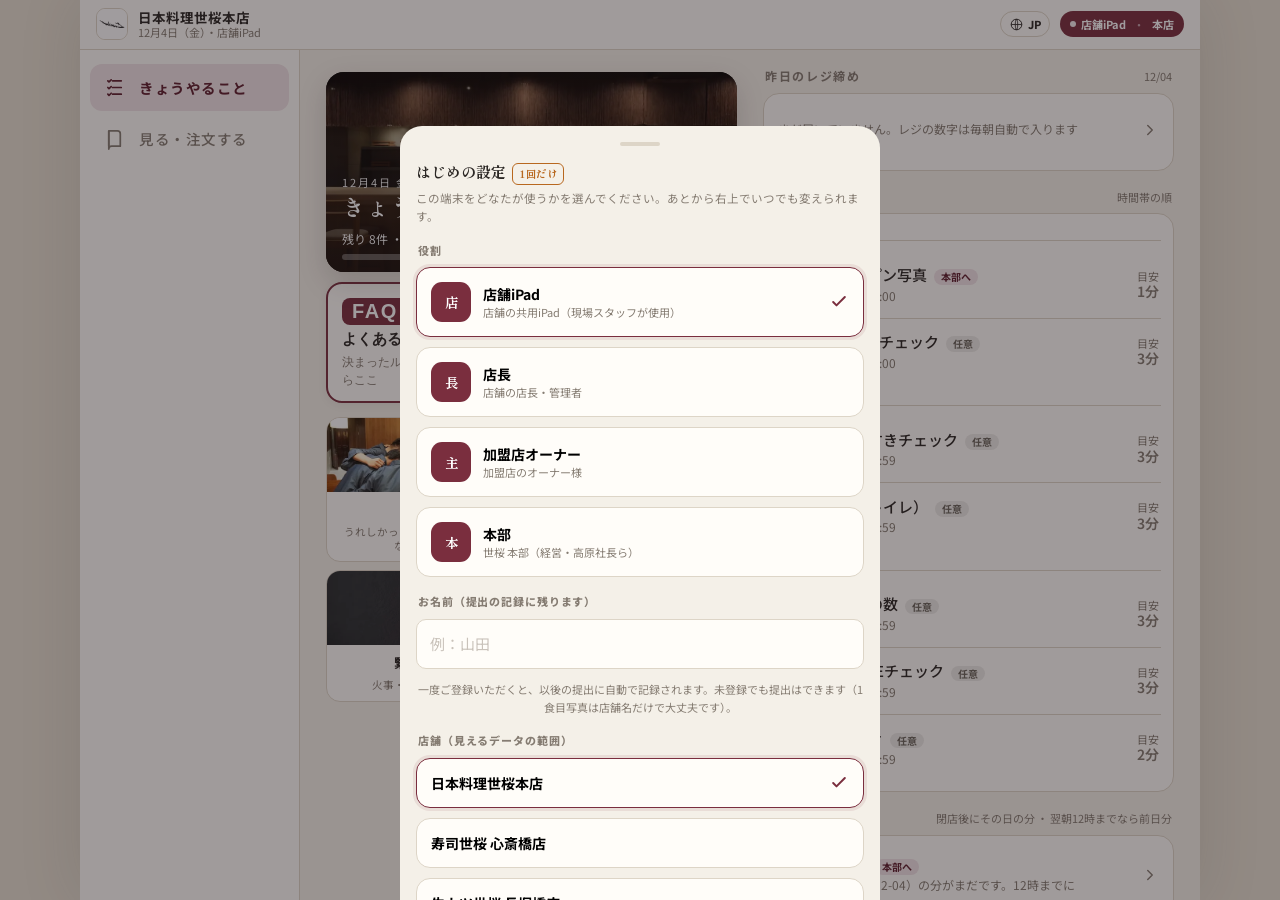
<file: index.html>
<!DOCTYPE html>
<html lang="ja">
<head>
  <meta charset="utf-8">
  <meta name="viewport" content="width=device-width, initial-scale=1, viewport-fit=cover">
  <meta name="robots" content="noindex,nofollow">
  <title>世桜 -yosakura-</title>
  <meta name="description" content="世桜グループ 店舗・本部の業務をひとつにする公式アプリ（デモ）">
  <meta name="theme-color" content="#FFFFFF">
  <link rel="manifest" href="manifest.webmanifest">
  <link rel="icon" href="[data-uri]" sizes="32x32">
  <link rel="icon" href="icons/icon-192.png?v=7" sizes="192x192">
  <link rel="apple-touch-icon" href="icons/apple-touch-icon.png?v=7">
  <meta name="apple-mobile-web-app-capable" content="yes">
  <meta name="apple-mobile-web-app-status-bar-style" content="black-translucent">
  <meta name="apple-mobile-web-app-title" content="世桜">
  <link rel="stylesheet" href="styles.css">
</head>
<body>
  <div id="splash" class="splash">
    <img src="[data-uri]" alt="日本料理 世桜 -yosakura-" class="splash__logo">
  </div>

  <div id="app" aria-live="polite"></div>

  <div id="toast" class="toast" role="status" aria-live="polite"></div>

  <script src="app.js"></script>
</body>
</html>
</file>
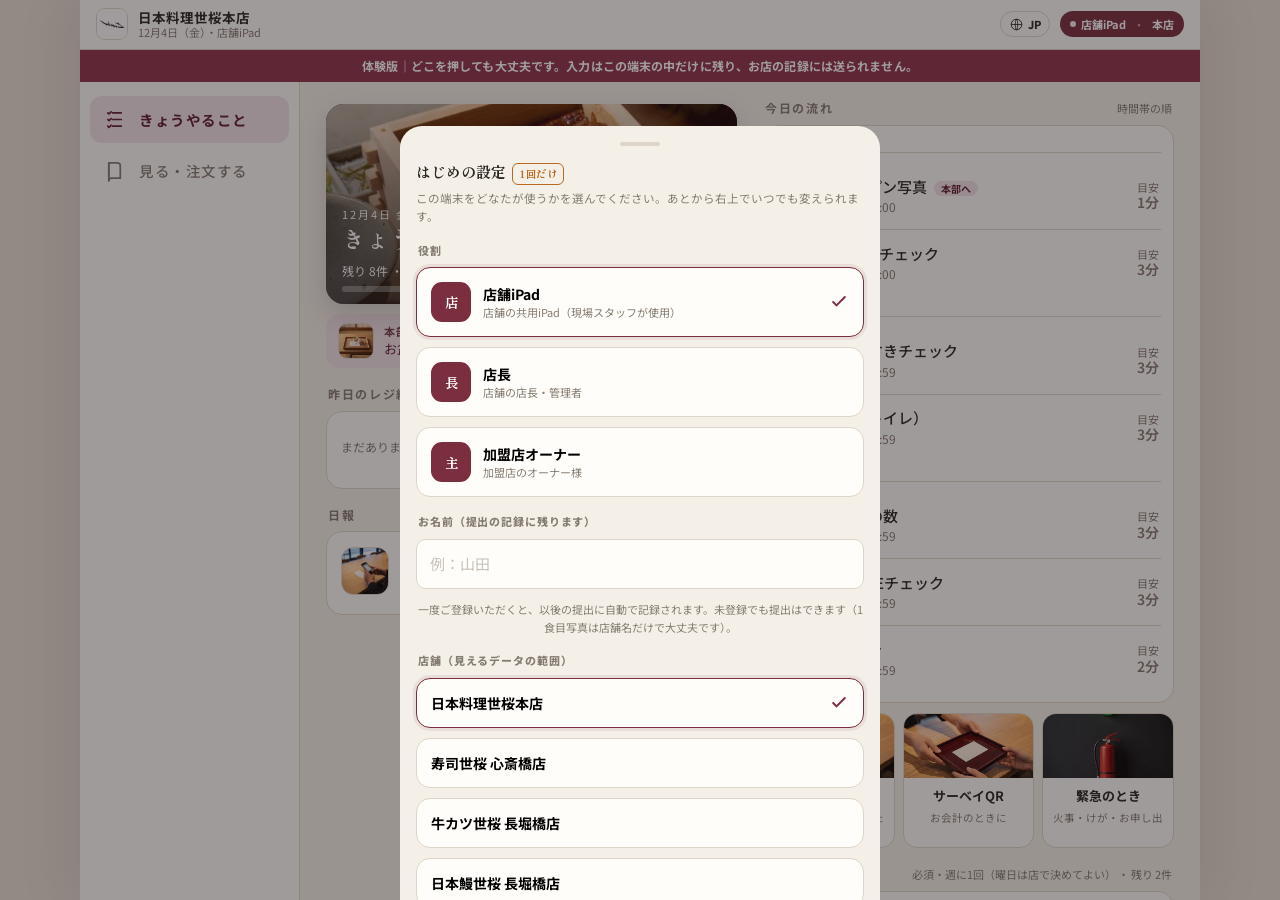
<file: taiken/index.html>
<!DOCTYPE html>
<html lang="ja">
<head>
  <meta charset="utf-8">
  <meta name="viewport" content="width=device-width, initial-scale=1, viewport-fit=cover">
  <title>世桜 -yosakura-</title>
  <meta name="description" content="世桜グループ 店舗・本部の業務をひとつにする公式アプリ（デモ）">
  <meta name="theme-color" content="#FFFFFF">
  <link rel="manifest" href="manifest.webmanifest">
  <link rel="icon" href="[data-uri]" sizes="32x32">
  <link rel="icon" href="icons/icon-192.png?v=7" sizes="192x192">
  <link rel="apple-touch-icon" href="icons/apple-touch-icon.png?v=7">
  <meta name="apple-mobile-web-app-capable" content="yes">
  <meta name="apple-mobile-web-app-status-bar-style" content="black-translucent">
  <meta name="apple-mobile-web-app-title" content="世桜">
  <link rel="stylesheet" href="styles.css">
</head>
<body>
  <div id="splash" class="splash">
    <img src="[data-uri]" alt="日本料理 世桜 -yosakura-" class="splash__logo">
  </div>

  <div id="app" aria-live="polite"></div>

  <div id="toast" class="toast" role="status" aria-live="polite"></div>

  <script src="app.js"></script>
</body>
</html>
</file>
<file: styles.css>
/* ===== 世桜アプリ（デモ）スタイル ── 和モダン / 蘇芳ブランド ===== */
:root {
  --suou: #1F1C1B;        /* 主アクセント＝墨（黒） */
  --suou-d: #000000;      /* 濃い墨 */
  --suou-t: #EEEBE6;      /* 淡いグレー（アイコン地・タグ） */
  --sumi: #201D1C;        /* 墨（文字） */
  --gray: #7C736D;        /* 副次文字 */
  --kinari: #FFFFFF;      /* アプリ背景＝白 */
  --paper: #FFFFFF;       /* 面 */
  --line: #E6E1DA;        /* 罫 */
  --gold: #8F8170;        /* 差し色（グレージュ） */
  --moegi: #1F1C1B;       /* 機能アクセントも墨に統一（モノクロ） */
  --shadow: 0 8px 28px rgba(60,30,40,.10), 0 2px 8px rgba(60,30,40,.06);
  --shadow-s: 0 3px 12px rgba(60,30,40,.08);
  --serif: "Yu Mincho","YuMincho","Hiragino Mincho ProN",serif;
  --sans: -apple-system, BlinkMacSystemFont, "Yu Gothic","YuGothic","Hiragino Sans","Noto Sans JP","Segoe UI",sans-serif;
  --maxw: 480px;
}

* { box-sizing: border-box; -webkit-tap-highlight-color: transparent; }
/* ★ページ（body）はスクロールさせない（2026-09-08 常山さんの動画＝店舗iPadで下バーが
   スクロール中に画面の途中へ置き去りになる。fixed→sticky（2026-09-04）でも再発＝
   この機種はページスクロール中の貼り付き描画そのものが追従しない）。
   スクロールは中身（.appmain）だけで行う＝バーはスクロールの外にあるので物理的に動けない */
html, body { margin: 0; padding: 0; height: 100%; overflow: hidden; }
body {
  font-family: var(--sans);
  color: var(--sumi);
  background: #E9E7E3;
  line-height: 1.6;
  overscroll-behavior-y: none;
}

/* 中央のデバイス幅に収める（PCでもアプリらしく見せる） */
#app {
  max-width: var(--maxw);
  margin: 0 auto;
  height: 100%;
  background: var(--kinari);
  position: relative;
  box-shadow: 0 0 60px rgba(0,0,0,.08);
  /* ヘッダー・体験版帯・中身（.appmain）・ボトムナビの縦積み。スクロールは .appmain の中だけ。
     overflow-y:auto はシェルの無い画面（ログイン・総括表の月次出力）用の予備＝
     シェルがある画面では中身が .appmain に収まるため #app 自体はあふれない */
  display: flex; flex-direction: column;
  overflow-y: auto; -webkit-overflow-scrolling: touch;
}
/* シェルの中身＝唯一のスクロール領域。バー（ヘッダー・タブ）はこの外で静止している */
.appmain {
  flex: 1 1 auto; min-height: 0;
  overflow-y: auto; -webkit-overflow-scrolling: touch;
  overscroll-behavior-y: contain;
  overflow-x: hidden;   /* ★2026-10-22 神田さん「スマホで横にスライドできて画面がフラフラ」＝幅を超える要素があっても横には動かさない（iPhoneの品目・基準在庫タブ） */
}

/* ===== スプラッシュ ===== */
.splash {
  position: fixed; inset: 0; z-index: 100;
  display: flex; flex-direction: column; align-items: center; justify-content: center;
  background: #FCFBF9;
  gap: 6px;
  transition: opacity .5s ease, visibility .5s;
}
.splash.hide { opacity: 0; visibility: hidden; }
.splash__logo { width: 62%; max-width: 288px; height: auto; animation: logoIn 1.1s ease both; }
@keyframes logoIn { from { opacity: 0; transform: translateY(10px); } to { opacity: 1; transform: none; } }

/* ===== ヘッダー ===== */
.hdr {
  flex-shrink: 0; z-index: 20; /* スクロールの外（#app直下）に静止＝sticky不要になった（2026-09-08） */
  display: flex; align-items: center; gap: 10px;
  padding: calc(12px + env(safe-area-inset-top) * 1.25) 16px 12px;   /* ★2026-10-22 iPhone 17＝上端の帯の下のぼかしに掛からないよう 1.25 倍 */
  background: rgba(255,255,255,.85);
  backdrop-filter: saturate(180%) blur(14px);
  -webkit-backdrop-filter: saturate(180%) blur(14px);
  border-bottom: 1px solid var(--line);
}
.hdr__logo { width: 34px; height: 34px; border-radius: 9px; box-shadow: var(--shadow-s); border: 1px solid var(--line); }
.hdr__brand { font-family: var(--serif); font-size: 20px; letter-spacing: .16em; padding-left: .16em; }
.hdr__brand small { font-family: var(--sans); font-size: 10px; letter-spacing: .2em; color: var(--gray); display: block; line-height: 1; margin-top: 2px; }
.hdr__spacer { flex: 1; }
.role-chip {
  display: inline-flex; align-items: center; gap: 5px; flex-shrink: 0;
  background: var(--suou); color: #fff; border: none;
  font-size: 12px; font-weight: 700; padding: 7px 12px; border-radius: 999px;
  box-shadow: var(--shadow-s); cursor: pointer; font-family: var(--sans);
  white-space: nowrap; max-width: 58vw;
}
.role-chip .rc-role { flex-shrink: 0; }
.role-chip .rc-store { overflow: hidden; text-overflow: ellipsis; min-width: 0; }
.role-chip .dot { width: 6px; height: 6px; border-radius: 50%; background: #fff; opacity: .9; }
.role-chip .tag { font-size: 9px; opacity: .8; font-weight: 600; }
.lang-chip { display: inline-flex; align-items: center; gap: 4px; background: none; border: 1px solid var(--line);
  color: var(--sumi); font-size: 11px; font-weight: 800; padding: 6px 9px; border-radius: 999px; cursor: pointer;
  font-family: var(--sans); }
.lang-chip svg { width: 15px; height: 15px; }

/* ===== 画面共通 ===== */
.screen { animation: fade .32s ease; padding: 4px 16px 20px; }
@keyframes fade { from { opacity: 0; transform: translateY(8px); } to { opacity: 1; transform: none; } }

.brandhead {
  background: #FFFFFF; border: 1px solid var(--line); border-radius: 20px;
  padding: 26px 20px 20px; margin: 14px 0 4px; text-align: center; box-shadow: var(--shadow-s);
}
.brandhead__logo { width: 64%; max-width: 240px; height: auto; display: block; margin: 0 auto; }
.brandhead__hi { font-size: 12px; color: var(--gray); letter-spacing: .12em; margin-top: 16px; }

.hero { padding: 18px 4px 10px; }
.hero__hi { font-size: 13px; color: var(--gray); }
.hero__title { font-family: var(--serif); font-size: 23px; margin: 2px 0 0; letter-spacing: .04em; }
.hero__title b { color: var(--suou); }

.install-card {
  position: relative;
  display: flex; align-items: center; gap: 12px; margin: 14px 0 4px;
  background: linear-gradient(120deg, var(--suou), var(--suou-d)); color: #fff;
  padding: 14px 16px; border-radius: 16px; box-shadow: var(--shadow);
}
.install-x { position: absolute; top: 6px; right: 8px; width: 22px; height: 22px; border: none; background: none;
  color: #fff; opacity: .7; font-size: 17px; line-height: 1; cursor: pointer; padding: 0; }
.install-x:active { opacity: 1; }
/* インストール手順シート */
.inst-list { margin: 4px 0 2px; }
.inst-step { display: flex; gap: 12px; align-items: flex-start; padding: 12px 2px; border-bottom: 1px solid var(--line); }
.inst-step:last-child { border-bottom: none; }
.inst-no { width: 24px; height: 24px; border-radius: 50%; background: var(--suou); color: #fff; font-weight: 800;
  font-size: 12px; display: grid; place-items: center; flex-shrink: 0; }
.inst-tx { font-size: 14px; line-height: 1.55; }
.inst-ic { display: inline-flex; vertical-align: middle; color: var(--suou); }
.inst-ic svg { width: 19px; height: 19px; }
.inst-note { font-size: 11.5px; color: var(--gray); margin: 8px 2px 14px; }
.install-card .txt { flex: 1; }
.install-card .txt b { font-size: 14px; }
.install-card .txt span { display: block; font-size: 11.5px; opacity: .85; margin-top: 2px; }
.install-card button {
  background: #fff; color: var(--suou); border: none; font-weight: 800;
  padding: 9px 14px; border-radius: 999px; font-size: 13px; cursor: pointer; white-space: nowrap;
  font-family: var(--sans);
}

/* セクション見出し */
.sec-h { display: flex; align-items: center; gap: 8px; margin: 22px 2px 12px; }
.sec-h .bar { width: 3px; height: 15px; background: var(--suou); border-radius: 2px; }
.sec-h h2 { font-size: 14px; margin: 0; letter-spacing: .08em; }
.sec-h .count { font-size: 11px; color: var(--gray); margin-left: auto; }

/* アプリタイル */
.grid { display: grid; grid-template-columns: 1fr 1fr; gap: 12px; }
.tile {
  position: relative; background: var(--paper); border: 1px solid var(--line);
  border-radius: 18px; padding: 16px 14px; text-align: left; cursor: pointer;
  box-shadow: var(--shadow-s); transition: transform .12s ease, box-shadow .2s ease;
  display: flex; flex-direction: column; gap: 10px; min-height: 116px; font-family: var(--sans);
}
.tile:active { transform: scale(.97); }
.tile .ico {
  width: 46px; height: 46px; border-radius: 13px; display: grid; place-items: center;
  background: var(--suou-t); color: var(--suou);
}
.tile .ico svg { width: 24px; height: 24px; }
.tile .nm { font-size: 14px; font-weight: 700; letter-spacing: .02em; line-height: 1.35; }
.tile .desc { font-size: 11px; color: var(--gray); margin-top: -4px; }
.tile .live { position: absolute; top: 12px; right: 12px; font-size: 9px; font-weight: 800; color: #FFFFFF;
  background: #1F1C1B; padding: 3px 7px; border-radius: 999px; letter-spacing: .06em; }

.tile.locked { background: #F4F1EC; cursor: not-allowed; }
.tile.locked .ico { background: #EDE7DE; color: #B7ADA2; }
.tile.locked .nm, .tile.locked .desc { color: #B0A79C; }
.tile.locked .lock { position: absolute; top: 12px; right: 12px; color: #B7ADA2; }
.tile.locked .lock svg { width: 16px; height: 16px; }
.tile .need { position: absolute; bottom: 12px; right: 12px; font-size: 9px; color: #B0A79C; font-weight: 700; }

/* ===== 開発者ビュー（店舗側の表示を確認中の戻るバナー）===== */
.devview-bar { display: block; width: 100%; border: 0; cursor: pointer; text-align: center;
  background: #7a5c1e; color: #fff; font-family: var(--sans); font-size: 12px; font-weight: 700;
  padding: 9px 14px; line-height: 1.5; position: -webkit-sticky; position: sticky; top: 0; z-index: 60;
  /* ★iPhoneのホーム画面版＝画面上端（時計・電波の帯）の下に潜って押せない（2026-10-02 神田さん）→ 上端ぶんを空ける */
  padding-top: calc(9px + env(safe-area-inset-top) * 1.25); }
/* 帯が2本並ぶとき（開発者ビュー＋パスワード変更）は2本目を詰める。帯の下のヘッダーは上端ぶんを二重に取らない（2026-10-02 神田さん「上に色々出過ぎて操作しにくい」） */
.devview-bar + .devview-bar { padding-top: 7px; top: 0; }
.devview-bar { font-size: 11px; padding-bottom: 7px; line-height: 1.4; }
.devview-bar ~ .hdr { padding-top: 10px; }
/* ★2026-10-20 本部IDの見え方切替（本部｜店舗責任者｜スタッフ）＝帯の中に3つのボタン */
/* ★2026-10-22 店舗責任者・スタッフの見え方＝「届きません」を常時（永井さんの基準在庫が本部IDの見え方で消えていた） */
.viewas-btn { border: 1px solid rgba(255,255,255,.55); background: transparent; color: #fff; font: inherit; font-weight: 700; border-radius: 999px; padding: 4px 12px; cursor: pointer; }
.viewas-btn.on { background: #fff; color: #7a5c1e; }

/* ===== アプリ詳細 ===== */
.appbar { display: flex; align-items: center; gap: 10px; padding: 6px 0 4px; }
.back { background: none; border: none; color: var(--suou); font-size: 15px; font-weight: 700; cursor: pointer;
  display: inline-flex; align-items: center; gap: 4px; padding: 6px 4px; font-family: var(--sans);
  white-space: nowrap; flex-shrink: 0; }
.back svg { width: 18px; height: 18px; flex-shrink: 0; }
/* 「1つ前へ」は「ホーム」と並ぶ。同じ見た目だと、どちらを押したか分からなくなるため
   枠で囲んで区別する（2026-08-17 神田さんのご要望で追加）。 */
.back--prev { border: 1px solid var(--line); border-radius: 999px; padding: 5px 12px 5px 8px; }
.app-head { display: flex; align-items: center; gap: 14px; margin: 6px 0 18px; }
.app-head .ico { width: 54px; height: 54px; border-radius: 15px; background: var(--suou-t); color: var(--suou); display: grid; place-items: center; }
.app-head .ico svg { width: 28px; height: 28px; }
.app-head h1 { font-size: 19px; margin: 0; letter-spacing: .04em; }
.app-head p { font-size: 12px; color: var(--gray); margin: 3px 0 0; }

.card { background: var(--paper); border: 1px solid var(--line); border-radius: 16px; padding: 16px; box-shadow: var(--shadow-s); margin-bottom: 14px; }
.card h3 { font-size: 14px; margin: 0 0 12px; letter-spacing: .04em; }
.muted { color: var(--gray); font-size: 12.5px; }
.mock-note { font-size: 11px; color: var(--gold); font-weight: 700; letter-spacing: .04em; margin: 2px 2px 14px; }

/* フォーム */
label.fld { display: block; margin-bottom: 14px; }
label.fld > span { display: block; font-size: 12px; font-weight: 700; margin-bottom: 6px; color: #4a4340; }
/* password はログイン画面で使う（2026-08-28 追加＝入れないと幅がそろわない） */
input[type=text], input[type=tel], input[type=password], input[type=date], select, textarea {
  width: 100%; font: inherit; font-size: 15px; padding: 12px 13px; border: 1px solid var(--line);
  border-radius: 12px; background: #FCFBF9; color: var(--sumi); font-family: var(--sans);
}
/* iOSのdate入力は固有の最小幅を持ち列からはみ出るため、ネイティブ装飾を外して列内に収める */
input[type=date] { -webkit-appearance: none; appearance: none; min-width: 0; text-align: left; }
/* 総括表など多項目フォームの2カラム配置 */
.sk-grid { display: grid; grid-template-columns: 1fr; gap: 0 12px; }   /* 入力欄は縦1列（2026-09-18 神田さん「横に広がって入力しにくい」）。広い画面（PC）だけ2列 */
@media (min-width: 900px) { .sk-grid { grid-template-columns: 1fr 1fr; } }
.sk-grid { min-width: 0; }
.sk-grid .fld { min-width: 0; }
.sk-grid .fld input, .sk-grid .fld select { min-width: 0; }
textarea { min-height: 74px; resize: vertical; }
input:focus, select:focus, textarea:focus { outline: none; border-color: var(--suou); box-shadow: 0 0 0 3px rgba(142,53,74,.12); }

.seg { display: flex; gap: 8px; flex-wrap: wrap; }
.seg button {
  flex: 1; min-width: 84px; padding: 11px 8px; border: 1px solid var(--line); background: #FCFBF9;
  border-radius: 12px; font: inherit; font-size: 13px; font-weight: 700; color: var(--gray); cursor: pointer; font-family: var(--sans);
}
.seg button.on { background: var(--suou); color: #fff; border-color: var(--suou); box-shadow: var(--shadow-s); }
/* 公益通報の種類＝8つあるので、スマホ幅では2列にする（4列だと右端が切れる・2026-09-24） */
[data-seg="whcat"] button { flex: 1 1 42%; min-width: 0; }

.photo-drop { display: flex; align-items: center; gap: 12px; padding: 14px; border: 1.5px dashed var(--line); border-radius: 12px; background: #FCFBF9; cursor: pointer; }
.photo-drop .ph-ico { width: 40px; height: 40px; border-radius: 10px; background: var(--suou-t); color: var(--suou); display: grid; place-items: center; }
.photo-drop .ph-ico svg { width: 22px; height: 22px; }
.photo-drop small { color: var(--gray); font-size: 11.5px; }
.photo-drop img { width: 52px; height: 52px; border-radius: 10px; object-fit: cover; }
.photo-thumbs { display: flex; flex-wrap: wrap; gap: 10px; margin-top: 10px; }
.pt { position: relative; width: 64px; height: 64px; }
.pt img { width: 64px; height: 64px; border-radius: 11px; object-fit: cover; display: block; border: 1px solid var(--line); }
.pt-x { position: absolute; top: -7px; right: -7px; width: 21px; height: 21px; border-radius: 50%; border: 2px solid var(--paper);
  background: var(--sumi); color: #fff; font-size: 12px; line-height: 1; cursor: pointer; padding: 0; box-shadow: var(--shadow-s); }
/* 回転（縦横直し）＝×と対の左上。2026-09-09 神田さんのご要望 */
.pt-r { position: absolute; top: -7px; left: -7px; width: 21px; height: 21px; border-radius: 50%; border: 2px solid var(--paper);
  background: var(--gold); color: #fff; font-size: 13px; line-height: 1; cursor: pointer; padding: 0; box-shadow: var(--shadow-s); }

.btn-primary {
  width: 100%; padding: 15px; border: none; border-radius: 14px; background: var(--suou); color: #fff;
  font-size: 15.5px; font-weight: 800; letter-spacing: .06em; cursor: pointer; box-shadow: var(--shadow); font-family: var(--sans);
}
.btn-primary:active { transform: scale(.99); }
.hint { font-size: 11px; color: var(--gray); text-align: center; margin-top: 10px; }

/* 報告リスト */
.rep { display: flex; gap: 10px; align-items: flex-start; padding: 12px 2px; border-bottom: 1px solid var(--line); }
.rep:last-child { border-bottom: none; }
.rep .kind { font-size: 10px; font-weight: 800; padding: 4px 8px; border-radius: 999px; white-space: nowrap; }
.rep .kind.a { background: var(--suou-t); color: var(--suou-d); }
.rep .kind.b { background: #FFFFFF; color: #2A2624; box-shadow: inset 0 0 0 1px #D8D2C8; }
.rep .body { flex: 1; min-width: 0; }
.rep .body .l1 { font-size: 13px; font-weight: 700; }
.rep .body .l2 { font-size: 11.5px; color: var(--gray); }
.rep .amt { font-size: 11px; font-weight: 800; color: var(--suou); white-space: nowrap; }
.rep-photos { display: flex; gap: 6px; flex-wrap: wrap; margin-top: 7px; }
.rep-photo { width: 48px; height: 48px; border-radius: 8px; object-fit: cover; border: 1px solid var(--line); cursor: pointer; }
.lightbox { position: fixed; inset: 0; z-index: 70; background: rgba(20,15,18,.86); display: flex; align-items: center;
  justify-content: center; padding: 24px; animation: fade .2s; }
.lightbox img { max-width: 100%; max-height: 100%; border-radius: 12px; box-shadow: 0 12px 40px rgba(0,0,0,.4); }

/* ダッシュボード */
.stat-row { display: grid; grid-template-columns: 1fr 1fr 1fr; gap: 10px; margin-bottom: 14px; }
.stat { background: var(--paper); border: 1px solid var(--line); border-radius: 14px; padding: 14px 10px; text-align: center; box-shadow: var(--shadow-s); }
.stat .n { font-family: var(--serif); font-size: 24px; color: var(--suou); line-height: 1; }
.stat .k { font-size: 10.5px; color: var(--gray); margin-top: 6px; }
.bar-row { margin: 10px 0; }
.bar-row .bl { display: flex; justify-content: space-between; font-size: 12px; margin-bottom: 5px; }
.bar-row .bl b { font-weight: 700; }
.bar-track { height: 9px; background: #EEE7DD; border-radius: 999px; overflow: hidden; }
.bar-fill { height: 100%; background: linear-gradient(90deg, var(--suou), var(--suou-d)); border-radius: 999px; }

/* チェックリスト */
.check { display: flex; align-items: center; gap: 12px; padding: 13px 2px; border-bottom: 1px solid var(--line); cursor: pointer; }
.check:last-child { border: none; }
.check .box { width: 24px; height: 24px; border-radius: 7px; border: 2px solid var(--line); display: grid; place-items: center; flex-shrink: 0; }
.check.done .box { background: var(--moegi); border-color: var(--moegi); }
.check .box svg { width: 15px; height: 15px; color: #fff; opacity: 0; }
.check.done .box svg { opacity: 1; }
.check.done .lbl { color: var(--gray); text-decoration: line-through; }
.check .lbl { font-size: 14px; }

/* マニュアル */
.mrow { display: flex; align-items: center; gap: 12px; padding: 15px 2px; border-bottom: 1px solid var(--line); cursor: pointer; }
.mrow:last-child { border: none; }
.mrow .mi { width: 38px; height: 38px; border-radius: 10px; background: var(--suou-t); color: var(--suou); display: grid; place-items: center; flex-shrink: 0; }
.mrow .mi svg { width: 20px; height: 20px; }
.mrow .mt { flex: 1; }
.mrow .mt b { font-size: 14px; }
.mchip { flex: none; font-size: 10px; font-weight: 700; border-radius: 999px; padding: 2px 8px; background: #EFEAE2; color: #6B635A; white-space: nowrap; }   /* ★2026-10-22 1枚マニュアルの状態の札（本部だけ） */
.mchip--all { background: #5C6E58; color: #fff; } .mchip--test { background: #C9A24B; color: #fff; } .mchip--hq { background: #EFEAE2; color: #6B635A; } .mchip--hqonly { background: #9A9388; color: #fff; }
.mrow .mt span { display: block; font-size: 11px; color: var(--gray); }
.mrow .chev { color: #C9BEB2; display: inline-flex; }
.mrow .chev svg { width: 18px; height: 18px; }

/* タイムライン */
.tl { position: relative; padding-left: 22px; }
.tl::before { content: ""; position: absolute; left: 6px; top: 4px; bottom: 4px; width: 2px; background: var(--line); }
.tl .ev { position: relative; padding: 6px 0 16px; }
.tl .ev::before { content: ""; position: absolute; left: -19px; top: 9px; width: 10px; height: 10px; border-radius: 50%; background: var(--suou); box-shadow: 0 0 0 3px var(--kinari); }
.tl .ev .d { font-size: 11px; font-weight: 800; color: var(--suou); }
.tl .ev .t { font-size: 13px; }

/* ===== 一元管理モジュール（MTG/課題/請求/評価）===== */
.mtg-h { display: flex; justify-content: space-between; align-items: baseline; gap: 8px; margin-bottom: 10px; }
.mtg-h h3 { margin: 0; }
.mtg-h .muted { white-space: nowrap; font-size: 12px; }
.chips { display: flex; flex-wrap: wrap; gap: 6px; }
.chip { font-size: 11.5px; background: var(--suou-t); color: #3a3532; padding: 5px 10px; border-radius: 999px; }
/* サーベイ改善点など：複数選択できるチップ */
.seg-multi { display: flex; flex-wrap: wrap; gap: 6px; margin-top: 2px; }
.seg-multi .chip { cursor: pointer; border: 1px solid var(--line); font: inherit; font-size: 12px; padding: 6px 12px; }
.seg-multi .chip.on { background: var(--sumi); color: #fff; border-color: var(--sumi); }
.rankb { font-family: var(--serif); font-weight: 800; font-size: 15px; width: 32px; height: 32px; border-radius: 9px;
  background: var(--suou); color: #fff; display: grid; place-items: center; flex-shrink: 0; }
.stag { font-size: 10px; font-weight: 800; padding: 4px 9px; border-radius: 999px; white-space: nowrap; align-self: flex-start; }
.stag.st-doing { background: #1F1C1B; color: #fff; }
.stag.st-new { background: #FFFFFF; color: #1F1C1B; box-shadow: inset 0 0 0 1px #1F1C1B; }
.stag.st-done { background: #EEEBE6; color: #8A817A; }

/* ===== ボトムナビ =====
   ★経緯：fixed（〜9/4）→ sticky（9/4）でも店舗iPadでスクロール中の置き去りが再発（2026-09-08 常山さんの動画）。
   ＝この機種はページスクロール中の貼り付き描画そのものが追従しない。
   最終形＝ページをスクロールさせず中身（.appmain）だけスクロール。バーはただの通常配置＝動けない */
.tabbar {
  flex-shrink: 0; z-index: 30;
  width: 100%;
  display: flex; justify-content: space-around;
  background: rgba(255,255,255,.9); backdrop-filter: blur(14px); -webkit-backdrop-filter: blur(14px);
  border-top: 1px solid var(--line);
  padding: 8px 6px calc(8px + env(safe-area-inset-bottom));
}
.tabbar button {
  flex: 1; background: none; border: none; cursor: pointer; color: var(--gray);
  display: flex; flex-direction: column; align-items: center; gap: 3px; font-family: var(--sans);
  font-size: 10px; font-weight: 700; padding: 4px 0;
}
.tabbar button svg { width: 23px; height: 23px; }
.tabbar button.on { color: var(--suou); }

/* ===== 役割切替シート ===== */
.sheet-mask { position: fixed; inset: 0; z-index: 40; background: rgba(30,20,25,.42); display: flex; align-items: flex-end; justify-content: center; animation: fade .2s; }
.sheet { width: 100%; max-width: var(--maxw); background: var(--kinari); border-radius: 22px 22px 0 0; padding: 8px 16px calc(22px + env(safe-area-inset-bottom)); animation: up .28s cubic-bezier(.2,.8,.2,1); max-height: 86vh; overflow-y: auto; }
.idlabel { font-size: 11px; font-weight: 800; color: var(--gray); letter-spacing: .08em; margin: 16px 2px 8px; }
.role-chip .sep { opacity: .55; margin: 0 3px; font-size: 10px; }
.store-opt .ri b { font-weight: 700; }
@keyframes up { from { transform: translateY(100%); } to { transform: none; } }
.sheet .grip { width: 40px; height: 4px; background: var(--line); border-radius: 999px; margin: 8px auto 14px; }
.sheet h3 { font-size: 15px; margin: 0 0 4px; }
.sheet .sub { font-size: 11.5px; color: var(--gray); margin-bottom: 14px; }
.sheet .demo-tag { display: inline-block; font-size: 10px; font-weight: 800; color: var(--gold); border: 1px solid var(--gold); border-radius: 6px; padding: 2px 6px; margin-left: 6px; letter-spacing: .06em; }
.role-opt { display: flex; align-items: center; gap: 12px; width: 100%; text-align: left; background: var(--paper); border: 1.5px solid var(--line); border-radius: 14px; padding: 14px; margin-bottom: 10px; cursor: pointer; font-family: var(--sans); }
.role-opt.on { border-color: var(--suou); box-shadow: 0 0 0 3px rgba(142,53,74,.1); }
.role-opt .rr { width: 40px; height: 40px; border-radius: 11px; background: var(--suou); color: #fff; display: grid; place-items: center; font-weight: 800; font-family: var(--serif); }
.role-opt .ri b { font-size: 14px; }
.role-opt .ri span { display: block; font-size: 11px; color: var(--gray); }
.role-opt .rc { margin-left: auto; color: var(--suou); display: inline-flex; }
.role-opt .rc svg { width: 20px; height: 20px; }

/* トースト */
.toast {
  position: fixed; left: 50%; bottom: calc(92px + env(safe-area-inset-bottom)); transform: translate(-50%, 20px);
  background: var(--sumi); color: #fff; font-size: 13px; font-weight: 600; padding: 12px 18px; border-radius: 12px;
  box-shadow: var(--shadow); opacity: 0; pointer-events: none; transition: all .3s; z-index: 60; max-width: 88%; text-align: center;
}
.toast:not(.show) { visibility: hidden; }   /* 2026-10-18 空のときは枠ごと隠す（撮影の道具で空の黒い札が写った） */
.toast.show { opacity: 1; transform: translate(-50%, 0); }

.footer-note { text-align: center; font-size: 10.5px; color: #B0A79C; padding: 18px 0 6px; letter-spacing: .04em; }

/* 使い方ガイド（チュートリアル） */
.tour-mask { position: fixed; inset: 0; z-index: 80; background: rgba(20,15,18,.5); display: flex; align-items: flex-end; justify-content: center; animation: fade .2s; }
.tour { position: relative; width: 100%; max-width: var(--maxw); background: #fff; border-radius: 22px 22px 0 0; padding: 26px 22px calc(24px + env(safe-area-inset-bottom)); text-align: center; animation: up .3s cubic-bezier(.2,.8,.2,1); }
.tour__x { position: absolute; top: 12px; right: 14px; width: 26px; height: 26px; border: none; background: none; color: var(--gray); font-size: 20px; line-height: 1; cursor: pointer; }
.tour__ic { width: 78px; height: 78px; border-radius: 20px; background: var(--suou-t); color: var(--suou); display: grid; place-items: center; margin: 8px auto 18px; }
.tour__ic svg { width: 40px; height: 40px; }
.tour__t { font-family: var(--serif); font-size: 20px; margin: 0 0 10px; letter-spacing: .03em; }
.tour__b { font-size: 13.5px; color: var(--gray); line-height: 1.75; margin: 0 auto 20px; max-width: 21em; }
.tour__dots { display: flex; gap: 6px; justify-content: center; margin-bottom: 18px; }
.tour__dot { width: 7px; height: 7px; border-radius: 50%; background: var(--line); transition: all .2s; }
.tour__dot.on { background: var(--suou); width: 20px; border-radius: 4px; }
.tour__row { display: flex; align-items: center; gap: 8px; }
.tour__skip { flex: 0 0 auto; background: none; border: none; color: var(--gray); font-weight: 700; font-size: 13px; padding: 14px 10px; cursor: pointer; font-family: var(--sans); }
.tour__next { flex: 1; }

/* 公益通報：匿名チェックのインライン表示 */
.check-inline { display: flex; align-items: center; gap: 8px; font-size: 13px; color: var(--sumi); margin-top: 10px; cursor: pointer; }
.check-inline input { width: 17px; height: 17px; accent-color: var(--suou); }

/* ホーム：本部からのお知らせカード */
.news-card { display: block; }
.news-h { display: flex; align-items: center; gap: 8px; margin-bottom: 6px; }
.news-h .news-ic { width: 28px; height: 28px; border-radius: 8px; background: var(--suou-t); color: var(--suou); display: grid; place-items: center; flex: 0 0 auto; }
.news-h .news-ic svg { width: 17px; height: 17px; }
.news-h b { font-size: 14px; color: var(--sumi); }
.news-body { font-size: 13px; color: var(--gray); line-height: 1.7; margin: 0; }

/* ホーム：各メニューへの導線（ワンクリック） */
.homelinks { display: flex; flex-direction: column; gap: 10px; }
.homelink { display: flex; align-items: center; gap: 12px; width: 100%; padding: 15px 16px;
  background: var(--paper); border: 1px solid var(--line); border-radius: 14px; box-shadow: var(--shadow-s);
  cursor: pointer; font-family: var(--sans); text-align: left; transition: transform .12s ease, box-shadow .2s ease; }
.homelink:active { transform: scale(.99); }
.homelink .hl-ic { width: 38px; height: 38px; border-radius: 11px; background: var(--suou-t); color: var(--suou); display: grid; place-items: center; flex: 0 0 auto; }
.homelink .hl-ic svg { width: 21px; height: 21px; }
.homelink .hl-t { flex: 1; font-size: 15px; font-weight: 700; color: var(--sumi); }
.homelink .hl-c { color: var(--gray); display: grid; place-items: center; }
.homelink .hl-c svg { width: 18px; height: 18px; }

/* ホーム：お知らせカード（タップで一覧へ） */
.news-card--btn { display: block; width: 100%; text-align: left; cursor: pointer; font-family: var(--sans); transition: transform .12s ease, box-shadow .2s ease; }
.news-card--btn:active { transform: scale(.995); }
.news-card--imp { border-color: #d8b4b4; box-shadow: 0 3px 14px rgba(150,40,40,.12); }
.news-card--imp .news-ic { background: #f4e2e2; color: #a23b3b; }
.news-h .news-ago { margin-left: auto; font-size: 11px; color: var(--gray); font-weight: 600; }
.news-title { font-size: 14px; font-weight: 700; color: var(--sumi); margin: 2px 0 4px; }
.news-more { display: inline-flex; align-items: center; gap: 2px; font-size: 12px; font-weight: 700; color: var(--suou); margin-top: 6px; }
.news-more svg { width: 15px; height: 15px; }
.news-item .news-text { font-size: 13px; color: var(--sumi); line-height: 1.7; margin: 3px 0; white-space: pre-wrap; }

/* オープン・クローズチェック：店舗独自項目の追加・削除 */
.check { position: relative; }
.ck-del { position: absolute; right: 6px; top: 50%; transform: translateY(-50%); width: 24px; height: 24px; border-radius: 50%;
  border: none; background: var(--suou-t); color: var(--sumi); font-size: 15px; line-height: 1; cursor: pointer; }
.ck-add { display: flex; gap: 8px; padding: 8px 4px 6px; }
.ck-add input { flex: 1; padding: 10px 12px; border: 1px solid var(--line); border-radius: 10px; font-family: var(--sans); font-size: 14px; }
.ck-add .mini { flex: 0 0 auto; }

/* お知らせ：画像・動画 */
.news-thumb { display: block; width: 100%; max-height: 160px; object-fit: cover; border-radius: 12px; margin: 8px 0 2px; }
.news-video { display: inline-block; margin: 6px 0 2px; font-size: 13px; font-weight: 700; color: var(--suou); text-decoration: none; }
.news-item .rep-photos { margin: 4px 0; }

/* サーベイ集計：低評価バー */
.bar-fill.bar-low { background: #c96a6a; }

/* ============ 総括表のビジュアル（墨1色：色は増やさず「長さ」で比較する） ============ */
/* 期間・指標の切替チップ */
.seg-chips { display: flex; gap: 6px; flex-wrap: wrap; margin: 0 0 12px; }
.chip { border: 1px solid var(--line); background: #FCFBF9; color: var(--gray); font-size: 11.5px; font-weight: 700;
  padding: 7px 12px; border-radius: 999px; cursor: pointer; font-family: var(--sans); line-height: 1.2; }
.chip.on { background: var(--suou); border-color: var(--suou); color: #fff; }
.chip.off { opacity: .35; cursor: default; }

/* 日別カラムチャート */
.chartbox { margin: 8px 0 2px; }
.charthead { display: flex; justify-content: space-between; align-items: baseline; gap: 8px; margin-bottom: 8px; }
.charthead .ct { font-size: 11px; font-weight: 800; color: var(--gray); letter-spacing: .08em; }
.charthead b { font-size: 11.5px; font-weight: 800; color: var(--suou); white-space: nowrap; }
.colchart { position: relative; display: flex; align-items: flex-end; gap: 2px; height: 118px; padding-top: 8px; }
.colchart .col { flex: 1 1 0; min-width: 0; height: 100%; display: flex; align-items: flex-end;
  background: none; border: 0; padding: 0; cursor: pointer; -webkit-tap-highlight-color: transparent; }
.colchart .cb { width: 100%; height: var(--h, 0%); min-height: 3px; background: var(--suou);
  border-radius: 4px 4px 2px 2px; transition: height .25s ease; }
.colchart .col.none .cb { height: 3px; background: #EDE8E0; border-radius: 2px; }
.colchart .col.top .cb { background: var(--gold); }
.colchart .col:active .cb { opacity: .55; }
.avgline { position: absolute; left: 0; right: 0; border-top: 1px dashed #CFC7BB; pointer-events: none; }
.avgline span { position: absolute; right: 0; top: -13px; font-size: 9.5px; color: var(--gray); background: var(--paper); padding: 0 3px; }
.colaxis { display: flex; justify-content: space-between; font-size: 9.5px; color: var(--gray); margin-top: 6px; }

/* 店舗比較の行（タップで個店カルテ） */
.spark { color: var(--suou); opacity: .8; flex: none; }
.cmp { display: block; width: 100%; text-align: left; background: none; border: 0; border-bottom: 1px solid var(--line);
  padding: 12px 2px; cursor: pointer; font-family: var(--sans); -webkit-tap-highlight-color: transparent; }
.cmp:last-of-type { border-bottom: 0; }
.cmp:active { background: #FAF8F5; }
.cmp-top { display: flex; align-items: baseline; gap: 8px; }
.cmp-rank { flex: none; width: 15px; font-family: var(--serif); font-size: 13px; color: var(--gray); }
.cmp-name { flex: 1; min-width: 0; font-size: 13px; font-weight: 700; color: var(--sumi);
  overflow: hidden; text-overflow: ellipsis; white-space: nowrap; }
.cmp-val { font-size: 13px; font-weight: 800; color: var(--suou); white-space: nowrap; }
.cmp-bar { height: 8px; background: #EEE7DD; border-radius: 999px; overflow: hidden; margin: 7px 0 5px; }
.cmp-fill { height: 100%; background: linear-gradient(90deg, var(--suou), var(--suou-d)); border-radius: 999px; transition: width .3s ease; }
.cmp-sub { display: flex; align-items: center; justify-content: space-between; gap: 10px; font-size: 11px; color: var(--gray); }
.cmp-sub > span { min-width: 0; overflow: hidden; text-overflow: ellipsis; white-space: nowrap; }

/* 個店カルテ：月送り・入力率・全項目グリッド */
.mnav { display: flex; align-items: center; justify-content: center; gap: 14px; margin: 0 0 14px; }
.mnav b { font-family: var(--serif); font-size: 17px; letter-spacing: .04em; }
.fillhead { display: flex; justify-content: space-between; align-items: baseline; font-size: 11.5px; color: var(--gray); margin-top: 4px; }
.fillhead b { font-size: 12px; font-weight: 800; color: var(--suou); }
.fillbar { height: 6px; background: #EEE7DD; border-radius: 999px; overflow: hidden; margin-top: 6px; }
.fillbar i { display: block; height: 100%; background: var(--suou); border-radius: 999px; }
.dgrid { display: grid; grid-template-columns: 1fr 1fr; gap: 8px; margin-top: 12px; }
.dcell { border: 1px solid var(--line); border-radius: 11px; padding: 9px 10px; background: #FCFBF9; }
.dcell .dk { display: block; font-size: 10px; color: var(--gray); margin-bottom: 3px; }
.dcell .dv { font-size: 13.5px; font-weight: 800; color: var(--sumi); }
.dcell.off { background: #fff; border-style: dashed; }
.dcell.off .dv { color: #C4BCB2; font-weight: 700; }
.dtext { font-size: 12.5px; line-height: 1.7; white-space: pre-wrap; margin: 4px 2px 10px; }
.delta { font-size: 10px; font-weight: 800; color: var(--suou); }
.delta.up::before { content: '▲'; margin-right: 1px; }
.delta.dn::before { content: '▼'; margin-right: 1px; }
.rep.tapable { cursor: pointer; }
.rep.tapable:active { background: #FAF8F5; }
/* サーベイ集計＝タップで中身が開く行・タイル（2026-08-27） */
.bar-row.tapable, .stat.tapable { cursor: pointer; }
.bar-row.tapable:active, .stat.tapable:active { background: #FAF8F5; border-radius: 8px; }

/* 体験版の帯（2026-08-12）。勉強会のあとに加盟店の皆さまへお配りする版でだけ出る。
   ヘッダーの直下に固定で置き、どの画面へ移っても「触っても大丈夫」が視界に残るようにする。 */
.taiken-band {
  flex-shrink: 0; z-index: 8; /* スクロールの外（ヘッダー直下）に静止（2026-09-08） */
  background: #8E354A; color: #fff;
  font-size: 12px; line-height: 1.5; font-weight: 700;
  padding: 7px 14px; text-align: center;
  letter-spacing: .01em;
}

/* 総括表の形での月次出力（#/skprint）。
   ★新しい見た目を発明しない＝罫線の表で、総括表と同じ数字の並び。
   画面では横スクロール、印刷ではA4横に1か月が収まる。 */
/* ★総括表の月次出力はヘッダーの無い画面のため、そのままだと iPhone の時計・電波表示に
   「個店カルテへ」のボタンが隠れて押せなかった（2026-09-03 ユンさんのご報告）。
   端末の安全領域のぶんだけ、画面の上に余白を足す。 */
.screen.skp { padding-top: calc(10px + env(safe-area-inset-top) * 1.25); }
/* ★月次出力の「個店カルテへ」＝上に追従させ、開発者ビューのバナー（z-index:60）やiPhoneの上端の下に隠れないようにする（2026-10-01） */
.skp-bar { position: -webkit-sticky; position: sticky; top: 0; z-index: 61; background: var(--paper, #FFFFFF); margin: -4px -16px 0; padding: calc(8px + env(safe-area-inset-top) * 1.25) 16px 6px; }
.skp-bar .back { min-height: 44px; }
.skp-sheet { background: #fff; border: 1px solid var(--line); border-radius: 14px; padding: 14px; }
.skp-head { display: flex; flex-direction: column; gap: 2px; margin-bottom: 10px; }
.skp-head b { font-size: 15px; }
.skp-head span { font-size: 12px; color: var(--gray); }
.skp-scroll { overflow-x: auto; -webkit-overflow-scrolling: touch; }
.skp-table { border-collapse: collapse; font-size: 11.5px; min-width: 720px; width: 100%; }
.skp-table th, .skp-table td { border: 1px solid #D8D2C8; padding: 3px 6px; text-align: right; white-space: nowrap; }
.skp-table th { background: #F5F2EC; font-weight: 700; text-align: center; }
.skp-table td.c { text-align: center; }
.skp-table td.tx { text-align: left; white-space: normal; min-width: 120px; font-size: 10.5px; }
.skp-table td.off { color: #C4BCB2; text-align: center; }
.skp-table tr.sum td { background: #F5F2EC; font-weight: 800; }
.skp-foot { display: flex; flex-wrap: wrap; gap: 6px 16px; margin-top: 10px; font-size: 12px; font-weight: 700; }
.skp-note { display: block; margin-top: 6px; }

@media print {
  @page { size: A4 landscape; margin: 10mm; }
  /* ★紙ではスクロール箱をすべて解除して文書の流れに戻す（2026-09-08 の中身スクロール化に伴う）。
     これが無いと、あふれた分が2枚目以降に出ず1画面分で切れる */
  html, body { height: auto; overflow: visible; }
  body { background: #fff; }
  /* アプリはスマホ幅の柱で描いているが、紙では柱を外して紙幅いっぱいに使う。
     ★これが無いと、表が柱からはみ出した部分の背後に地色（灰色）が印刷される */
  #app { max-width: none; box-shadow: none; padding-bottom: 0; height: auto; overflow: visible; display: block; }
  .appmain { overflow: visible; height: auto; }
  /* 画面に重なるもの（設定シート・ガイド・写真拡大・起動画面・トースト）は紙に写さない。
     ★「はじめの設定」が開いたまま印刷すると、灰色の幕ごと紙に出ていた（2026-08-27 検品で発見） */
  .no-print, .hdr, .tabbar, .taiken-band, .sheet-mask, .tour-mask, .lightbox, .splash, .toast { display: none !important; }
  .screen.skp { padding: 0; max-width: none; }
  .skp-sheet { border: none; border-radius: 0; padding: 0; }
  .skp-scroll { overflow: visible; }
  /* ★2026-08-27 神田さんの実機で2ページに割れた＝ブラウザの印刷ヘッダー・フッターが
     有効だと紙の高さが1cm以上減る。どの環境でも1枚に収まる余裕まで詰める */
  .skp-head { margin-bottom: 6px; }
  .skp-table { min-width: 0; font-size: 9px; line-height: 1.3; }
  .skp-table th, .skp-table td { padding: 1.5px 3px; }
  /* 合計行が翌ページへ独り歩きしない（31日の月でも1枚に収める） */
  .skp-table tr { break-inside: avoid; }
  /* 下部の指標と注記も同じ紙に収める（注記だけ2枚目に切れていた） */
  .skp-foot { margin-top: 6px; font-size: 10px; }
  .skp-note { margin-top: 3px; font-size: 8.5px; line-height: 1.5; }
}

/* タスク（試行・2026-09-15）のレ点＝完了／未完了／保留。絵文字を使わず線で描く */
.tkmk{display:inline-flex;align-items:center;gap:5px}
.tkmk .bx{width:14px;height:14px;flex:none}
.tkmk .bx rect{fill:none;stroke:currentColor;stroke-width:1.4;opacity:.55}
.tkmk .bx path{fill:none;stroke:none;stroke-width:2.4;stroke-linecap:round;stroke-linejoin:round}
.tkmk[aria-pressed="true"]{font-weight:700;border-color:currentColor}
.tkmk[aria-pressed="true"] .bx rect{opacity:1}
.tkmk[aria-pressed="true"] .bx path{stroke:currentColor}
.tkmk[data-tkmark="open"][aria-pressed="true"] .bx path{stroke:none}
.tkmk[data-tkmark="done"][aria-pressed="true"]{color:#3f6b3a;background:#e6f0e3}
.tkmk[data-tkmark="hold"][aria-pressed="true"]{color:#8a7f72;background:#efeae2}
.tkmk[data-tkmark="open"][aria-pressed="true"]{color:#8E354A;background:#f6e4e8}
.tk-done .l1{text-decoration:line-through;opacity:.65}
.tk-hold .l1{text-decoration:line-through;text-decoration-style:dotted;opacity:.8}
/* ★2026-09-15 タスク（試行）が「フラフラする」＝メモにURL・長いパス（折り返せない文字列）が入ると
   カードが画面より横に広がり、触るたびに左右へ揺れていた。どんな文字列でも枠の中で折り返す */
#tk_list, .tk { max-width: 100%; overflow: hidden; }
#tk_list { overscroll-behavior: contain; }
.tk .l1, .tk .l2 { overflow-wrap: anywhere; word-break: break-word; }
.tk .l2 { font-size: 12px; color: var(--soft, #6B6459); }
.tktabs button { flex: 1 1 0; min-width: 0; }


/* 巡回チェック（本部・2026-09-16）＝2人で同じ画面を見ながら入力する。指で押しやすい大きさ・見ている段階が分かるタブ */
.svhead { padding: 10px 12px; }
.svbar { height: 6px; background: var(--line, #E6E1D8); border-radius: 3px; margin-top: 10px; overflow: hidden; }
.svbar-in { height: 100%; background: var(--suou, #8E354A); transition: width .2s; }
.svbar-t { display: flex; justify-content: space-between; font-size: 12px; color: var(--soft, #6B6459); margin-top: 4px; }
.vctabs { display: flex; gap: 6px; overflow-x: auto; padding: 2px 0 8px; -webkit-overflow-scrolling: touch; }
.vctab { flex: none; font: inherit; font-size: 12px; padding: 7px 10px; border: 1px solid var(--line, #DED8CE); background: #fff; border-radius: 16px; display: inline-flex; flex-direction: column; align-items: center; line-height: 1.2; }
.vctab small { font-size: 10px; color: var(--soft, #6B6459); }
.vctab.done { border-color: #5C6E58; }
.vctab.done small { color: #5C6E58; }
.vctab.on { background: var(--suou, #8E354A); color: #fff; border-color: var(--suou, #8E354A); }
.vctab.on small { color: #F3DCE2; }
.svlist { padding: 4px 12px; }
.svit { padding: 10px 0; border-bottom: 1px solid var(--line2, #EFEAE2); }
.svit:last-child { border-bottom: 0; }
.svit-h { display: flex; gap: 6px; align-items: center; flex-wrap: wrap; font-size: 11px; color: var(--soft, #6B6459); }
.svit-no { font-weight: 700; }
.svit-pt { padding: 0 6px; border-radius: 2px; background: #EFEAE2; }
.svit-pt.pt3, .svit-pt.pt5 { background: #F6E4E8; color: #8E354A; font-weight: 700; }
.svit-tag { padding: 0 6px; border-radius: 2px; background: #E8EDE6; color: #3f6b3a; }
.svit-hear { background: #FBF1F2; color: #8E354A; }   /* 2026-10-22 聞く＝スタッフに確認 */
.svit-p { font-size: 12px; color: var(--soft, #6B6459); line-height: 1.5; margin: -4px 0 4px; }
.svit-c { list-style: none; margin: 0 0 8px; padding: 0; font-size: 12px; line-height: 1.55; color: var(--ink, #1f1f1f); }
.svit-by { margin-left: auto; }
.svit-t { font-size: 14px; font-weight: 600; line-height: 1.5; margin: 4px 0 8px; overflow-wrap: anywhere; }
.svjudge { display: flex; gap: 6px; }
.svjudge button { flex: 1; min-height: 44px; font: inherit; font-size: 16px; font-weight: 700; border: 1.5px solid var(--line, #DED8CE); background: #fff; border-radius: 8px; color: #6B6459; }
.svjudge button[data-svv="na"] { font-size: 13px; flex: .8; }
.svjudge button[aria-pressed="true"][data-svv="ok"] { background: #E6F0E3; border-color: #3f6b3a; color: #3f6b3a; }
.svjudge button[aria-pressed="true"][data-svv="ng"] { background: #F6E4E8; border-color: #8E354A; color: #8E354A; }
.svjudge button[aria-pressed="true"][data-svv="na"] { background: #EFEAE2; border-color: #8a7f72; color: #8a7f72; }
.svit.v-ok .svit-t { color: #3f6b3a; }
.svit.v-ng .svit-t { color: #8E354A; }
.svit.v-na .svit-t { color: #8a7f72; text-decoration: line-through; text-decoration-style: dotted; }
.svmemo { margin-top: 8px; font-size: 13px; }
.svnav { display: flex; justify-content: space-between; gap: 8px; margin: 8px 0 14px; }
.svnav .btn, .svnav .btn-primary { min-height: 44px; }
.svscore { display: flex; align-items: baseline; gap: 10px; }
.svscore b { font-size: 34px; color: var(--suou, #8E354A); }
.svscore span { font-size: 12px; color: var(--soft, #6B6459); }
.svcounts { font-size: 14px; margin: 6px 0 10px; }
.svpre { white-space: pre-wrap; word-break: break-word; font: inherit; font-size: 12.5px; line-height: 1.7; background: var(--bg, #F7F4EF); padding: 10px; border-radius: 6px; margin-top: 10px; -webkit-user-select: text; user-select: text; }

/* 巡回チェック＝写真（複数） */
.svphotos { display: flex; flex-wrap: wrap; gap: 6px; margin-top: 8px; align-items: center; }
.svph { position: relative; width: 72px; height: 72px; border-radius: 6px; overflow: hidden; background: #EFEAE2; }
.svph img { width: 100%; height: 100%; object-fit: cover; display: block; }
.svph button { position: absolute; top: 2px; right: 2px; width: 22px; height: 22px; border-radius: 11px; border: 0; background: rgba(26,26,26,.75); color: #fff; font-size: 14px; line-height: 22px; padding: 0; }
.svph-add { position: relative; display: inline-flex; flex-direction: column; align-items: center; justify-content: center; gap: 2px; width: 72px; height: 72px; border: 1.5px dashed var(--line, #DED8CE); border-radius: 6px; color: #6B6459; font-size: 11px; overflow: hidden; }
.svph-add svg { width: 22px; height: 22px; }
.svph-add input { position: absolute; inset: 0; opacity: 0; width: 100%; height: 100%; font-size: 40px; }
html[data-theme="pb"] .svph-add input, html[data-theme="pb"] .svph-add input[type="file"] { opacity: 0 !important; background: none; border: 0; box-shadow: none; padding: 0; }   /* 2026-10-22 案Bのテーマで透明の入力欄が「ファイルを選択」のまま見えていた */   /* 透明な入力を重ねる＝iPhoneのホーム画面版でも開く */

/* 巡回チェック＝基準（あるべき姿） */
.svstd { margin-top: 8px; border: 1px dashed var(--line, #DED8CE); border-radius: 6px; padding: 4px 10px; background: #FBFAF7; }
.svstd summary { cursor: pointer; font-size: 12px; color: #5C6E58; font-weight: 700; display: flex; gap: 8px; align-items: center; }
.svstd summary small { font-weight: 400; color: #8a7f72; }
.svstd-b { padding: 6px 0 4px; }
.svstd-t { font-size: 13px; line-height: 1.6; margin-bottom: 6px; }
.svstd-m { display: flex; flex-wrap: wrap; gap: 6px; margin: 6px 0; }
.svstd-e { display: flex; gap: 6px; align-items: flex-start; margin-top: 6px; }
.svstd-e textarea { flex: 1; font-size: 12px; }
.svph.big { width: 120px; height: 90px; }

.svmat { border-color: #5C6E58 !important; color: #3f6b3a !important; }

/* =====================================================================
   HP基準デザイン（yosakura.jp）＝テーマ層。html[data-theme="hp"] のときだけ効く。
   2026-09-16 神田さん即採用。書体＝Zen Old Mincho＋EB Garamond／色＝白・#F8F8F8・墨#333・罫#cacaca・朱#8e3e3e一点／
   角丸・影・カードをやめ、1pxの罫線と余白で区切る／写真は角版＋黒の被せ。動き（入力・保存・同期）は一切変えない。
   ===================================================================== */
html[data-theme="hp"] {
  --suou: #333333; --suou-d: #202020; --suou-t: #F1F1F1; --sumi: #333333; --gray: #6E6A66;
  --kinari: #FFFFFF; --paper: #FFFFFF; --line: #cacaca; --gold: #8e3e3e; --moegi: #333333;
  --shadow: none; --shadow-s: none;
  --serif: "Zen Old Mincho", "Yu Mincho", "YuMincho", "Hiragino Mincho ProN", serif;
  --sans: "Zen Old Mincho", "Yu Mincho", "YuMincho", "Hiragino Mincho ProN", serif;
  --en: "EB Garamond", Georgia, "Times New Roman", serif;
}
/* ベトナム語は明朝に字形が無い＝本文をゴシックへ（英字はEB Garamondが越語対応） */
html[data-theme="hp"][lang="vi"] { --sans: -apple-system, "Noto Sans", "Segoe UI", "Hiragino Sans", sans-serif; --serif: -apple-system, "Noto Sans", "Segoe UI", sans-serif; }
html[data-theme="hp"] body { background: #EDECEA; letter-spacing: .02em; }
html[data-theme="hp"] .splash { background: #FFFFFF; gap: 18px; }
html[data-theme="hp"] .splash__logo { width: 56%; max-width: 230px; }
html[data-theme="hp"] .splash__tag { display: flex; flex-direction: column; align-items: center; gap: 12px; animation: logoIn 1.4s .4s ease both; }
html[data-theme="hp"] .splash__en { font-family: var(--en); font-size: 12px; letter-spacing: .3em; color: #333333; }
html[data-theme="hp"] .splash__rule { width: 28px; height: 1px; background: #cacaca; }
html[data-theme="hp"] .splash__ja { font-family: var(--serif); font-size: 13px; letter-spacing: .1em; color: #393939; text-align: center; line-height: 2; }
html[data-theme="hp"] .hdr { background: #FFFFFF; backdrop-filter: none; -webkit-backdrop-filter: none; border-bottom: 1px solid #cacaca; }
html[data-theme="hp"] .hdr__logo { border-radius: 0; box-shadow: none; border: none; }
html[data-theme="hp"] .hdr__brand { letter-spacing: .2em; }
html[data-theme="hp"] .hdr__brand small { font-family: var(--en); letter-spacing: .3em; }
html[data-theme="hp"] .role-chip { background: transparent; color: #333333; border: 1px solid #333333; border-radius: 0; box-shadow: none; font-weight: 500; letter-spacing: .08em; padding: 6px 12px; }
html[data-theme="hp"] .role-chip .dot { background: #333333; }
html[data-theme="hp"] .lang-chip { border-radius: 0; font-family: var(--en); font-weight: 600; letter-spacing: .15em; }
html[data-theme="hp"] .screen { padding-top: 0; }
/* ホームのヒーロー */
html[data-theme="hp"] .hp-hero { position: relative; height: 300px; margin: 0 -16px 18px; overflow: hidden; background: #333333; }
html[data-theme="hp"] .hp-hero img { position: absolute; inset: 0; width: 100%; height: 100%; object-fit: cover; object-position: 60% 45%; }
html[data-theme="hp"] .hp-hero__sh { position: absolute; inset: 0; background: linear-gradient(180deg, rgba(0,0,0,.35) 0%, rgba(0,0,0,.12) 40%, rgba(0,0,0,.55) 100%); }
html[data-theme="hp"] .hp-hero__b { position: absolute; left: 20px; right: 20px; bottom: 22px; display: flex; flex-direction: column; gap: 9px; color: #FFFFFF; }
html[data-theme="hp"] .hp-en { font-family: var(--en); font-size: 12px; letter-spacing: .2em; color: rgba(255,255,255,.85); }
html[data-theme="hp"] .hp-hero__t { font-family: var(--serif); font-size: 23px; line-height: 1.5; letter-spacing: .1em; text-wrap: pretty; }
html[data-theme="hp"] .hp-hero__s { font-size: 12px; letter-spacing: .1em; color: rgba(255,255,255,.8); }
/* 見出し＝縦棒をやめ、明朝＋罫線 */
html[data-theme="hp"] .sec-h { margin: 24px 2px 10px; padding-bottom: 8px; border-bottom: 1px solid #333333; }
html[data-theme="hp"] .sec-h .bar { display: none; }
html[data-theme="hp"] .sec-h h2 { font-family: var(--serif); font-size: 15px; letter-spacing: .12em; font-weight: 500; }
/* カード・タイル・リンク＝角丸と影をやめ、罫線に */
html[data-theme="hp"] .card { border: none; border-bottom: 1px solid #cacaca; border-radius: 0; box-shadow: none; background: transparent; padding: 16px 2px; margin-bottom: 6px; }
html[data-theme="hp"] .card h3 { font-family: var(--serif); font-weight: 500; letter-spacing: .1em; font-size: 14px; }
html[data-theme="hp"] .tile { border-radius: 0; box-shadow: none; border: 1px solid #cacaca; background: #FFFFFF; }
html[data-theme="hp"] .tile .ico { border-radius: 0; background: transparent; border: 1px solid #cacaca; color: #333333; }
html[data-theme="hp"] .tile .nm { font-weight: 500; letter-spacing: .06em; }
html[data-theme="hp"] .tile .live { border-radius: 0; background: #8e3e3e; font-family: var(--en); letter-spacing: .15em; }
html[data-theme="hp"] .homelink { border-radius: 0; box-shadow: none; border: none; border-bottom: 1px solid #cacaca; background: transparent; padding: 14px 4px; }
html[data-theme="hp"] .homelink .hl-ic { border-radius: 0; background: transparent; border: 1px solid #cacaca; color: #333333; }
html[data-theme="hp"] .homelink .hl-t { font-weight: 500; letter-spacing: .06em; }
html[data-theme="hp"] .news-card--imp { border-color: #cacaca; box-shadow: none; }
html[data-theme="hp"] .news-card--imp .news-ic { background: transparent; color: #8e3e3e; border: 1px solid #8e3e3e; }
html[data-theme="hp"] .news-ic { border-radius: 0; }
html[data-theme="hp"] .news-more { color: #333333; font-weight: 500; letter-spacing: .1em; }
html[data-theme="hp"] .news-more::before { content: "→ "; font-family: var(--en); }
html[data-theme="hp"] .news-thumb { border-radius: 0; }
/* ボタン・入力 */
html[data-theme="hp"] .btn-primary { border-radius: 0; background: #333333; box-shadow: none; font-weight: 500; letter-spacing: .15em; padding: 15px; }
html[data-theme="hp"] .btn, html[data-theme="hp"] .mini, html[data-theme="hp"] button.role-opt { border-radius: 0; }
html[data-theme="hp"] .seg button { border-radius: 0; font-weight: 500; letter-spacing: .06em; }
html[data-theme="hp"] .seg button.on { background: #333333; border-color: #333333; box-shadow: none; }
html[data-theme="hp"] input[type="text"], html[data-theme="hp"] input[type="search"], html[data-theme="hp"] input[type="number"], html[data-theme="hp"] input[type="date"], html[data-theme="hp"] input[type="time"], html[data-theme="hp"] select, html[data-theme="hp"] textarea { border-radius: 0; border: 1px solid #cacaca; background: #FFFFFF; font-family: var(--sans); }
html[data-theme="hp"] .rep .kind { border-radius: 0; font-weight: 500; letter-spacing: .08em; }
html[data-theme="hp"] .rep .kind.b { box-shadow: inset 0 0 0 1px #cacaca; }
html[data-theme="hp"] .sheet { border-radius: 0; }
html[data-theme="hp"] .idlabel { font-family: var(--en); letter-spacing: .2em; font-weight: 500; }
/* 下のバー */
html[data-theme="hp"] .tabbar { background: #FFFFFF; backdrop-filter: none; -webkit-backdrop-filter: none; border-top: 1px solid #cacaca; }
html[data-theme="hp"] .tabbar button { font-weight: 500; letter-spacing: .1em; color: #9a9a9a; }
html[data-theme="hp"] .tabbar button.on { color: #333333; }
/* 巡回チェック・タスク（今日足した画面）も同じ作法に */
html[data-theme="hp"] .vctab, html[data-theme="hp"] .svjudge button, html[data-theme="hp"] .svph, html[data-theme="hp"] .svph-add, html[data-theme="hp"] .svstd, html[data-theme="hp"] .mk { border-radius: 0; }
html[data-theme="hp"] .vctab.on { background: #333333; border-color: #333333; }
html[data-theme="hp"] .svjudge button[aria-pressed="true"][data-svv="ng"] { border-color: #8e3e3e; color: #8e3e3e; background: #FFFFFF; }
html[data-theme="hp"] .svjudge button[aria-pressed="true"][data-svv="ok"] { border-color: #333333; color: #333333; background: #FFFFFF; }
html[data-theme="hp"] .svit-pt.pt3, html[data-theme="hp"] .svit-pt.pt5 { background: transparent; border: 1px solid #8e3e3e; color: #8e3e3e; border-radius: 0; }
html[data-theme="hp"] .svit-tag, html[data-theme="hp"] .svit-pt { border-radius: 0; }
html[data-theme="hp"] .svscore b { color: #333333; }
html[data-theme="hp"] .svbar-in { background: #333333; }
html[data-theme="hp"] .svpre { border-radius: 0; background: #F8F8F8; }
html[data-theme="hp"] .toast { border-radius: 0; }

/* HP基準＝段階②（全画面の細部） */
html[data-theme="hp"] .hp-tabhero { position: relative; height: 200px; margin: 0 -16px 8px; overflow: hidden; background: #333333; }
html[data-theme="hp"] .hp-tabhero img { position: absolute; inset: 0; width: 100%; height: 100%; object-fit: cover; object-position: 50% 45%; }
html[data-theme="hp"] .hp-tabhero .hp-hero__b { bottom: 18px; gap: 6px; }
html[data-theme="hp"] .hp-tabhero .hp-hero__t { font-size: 22px; }
html[data-theme="hp"] .hp-tabhero .hp-hero__s { font-size: 12px; line-height: 1.7; }
html[data-theme="hp"] .sec-h { display: grid; grid-template-columns: 1fr auto; align-items: end; gap: 0 8px; }
html[data-theme="hp"] .sec-h .sec-en { grid-column: 1; font-size: 10px; color: #8e3e3e; margin-bottom: 2px; }
html[data-theme="hp"] .sec-h h2 { grid-column: 1; }
html[data-theme="hp"] .sec-h .count { grid-column: 2; grid-row: 1 / span 2; margin-left: 0; font-family: var(--en); letter-spacing: .1em; }
html[data-theme="hp"] .app-head { margin: 14px 0 16px; padding-bottom: 14px; border-bottom: 1px solid #333333; }
html[data-theme="hp"] .app-head .ico { border-radius: 0; background: transparent; border: 1px solid #333333; color: #333333; width: 50px; height: 50px; }
html[data-theme="hp"] .app-head .hp-en { display: block; font-size: 10px; color: #8e3e3e; margin-bottom: 2px; }
html[data-theme="hp"] .app-head h1 { font-family: var(--serif); font-weight: 500; letter-spacing: .1em; font-size: 20px; }
html[data-theme="hp"] .app-head p { color: var(--gray); }
html[data-theme="hp"] .grid { gap: 10px; }
html[data-theme="hp"] .tile { min-height: 112px; }
html[data-theme="hp"] .install-card { border-radius: 0; background: #F8F8F8; color: #333333; border: 1px solid #cacaca; box-shadow: none; }
html[data-theme="hp"] .install-card b, html[data-theme="hp"] .install-card span { color: #333333; }
html[data-theme="hp"] .install-card #installBtn { border-radius: 0; background: #333333; color: #FFFFFF; }
html[data-theme="hp"] .install-card .install-x { color: #333333; }
html[data-theme="hp"] .footer-note { font-family: var(--en); letter-spacing: .12em; font-size: 10px; color: #9a9a9a; text-align: center; }
html[data-theme="hp"] .appbar .mini, html[data-theme="hp"] .appbar button { border-radius: 0; font-weight: 500; letter-spacing: .06em; }
html[data-theme="hp"] .hero__title, html[data-theme="hp"] h1, html[data-theme="hp"] h2, html[data-theme="hp"] h3 { font-family: var(--serif); font-weight: 500; }
html[data-theme="hp"] .news-h b { font-family: var(--serif); font-weight: 500; letter-spacing: .08em; }
html[data-theme="hp"] .news-title { font-weight: 500; }
html[data-theme="hp"] .role-opt, html[data-theme="hp"] .chip { border-radius: 0; }
html[data-theme="hp"] .lightbox img, html[data-theme="hp"] .pt img { border-radius: 0; }
html[data-theme="hp"] .photo-drop { border-radius: 0; border: 1px dashed #cacaca; }
html[data-theme="hp"] .ph-ico { border-radius: 0; }
html[data-theme="hp"] .live { border-radius: 0; }

/* HP基準＝見やすさ・押しやすさの底上げ（2026-09-16 全画面巡回の結果）
   ・英字の小見出し10px→11px（店舗iPadで細すぎる）
   ・戻るボタン33px・小ボタン25px→44px/36px（指で押しにくい）
   ・チェックリストの曜日・タグ10px→11px／金種入力の欄23px→40px */
html[data-theme="hp"] .hp-en { font-size: 11px; }
html[data-theme="hp"] .sec-h .sec-en, html[data-theme="hp"] .app-head .hp-en { font-size: 11px; }
html[data-theme="hp"] .appbar .back, html[data-theme="hp"] .back { min-height: 44px; padding-top: 8px; padding-bottom: 8px; }
html[data-theme="hp"] .mini { min-height: 36px; padding-top: 6px; padding-bottom: 6px; }
html[data-theme="hp"] .dk, html[data-theme="hp"] .k, html[data-theme="hp"] small { font-size: 11px; }
html[data-theme="hp"] .svit-h, html[data-theme="hp"] .svit-h span { font-size: 11px; }
html[data-theme="hp"] input[type="number"], html[data-theme="hp"] input[inputmode="numeric"], html[data-theme="hp"] input[inputmode="decimal"] { min-height: 40px; font-size: 16px; }
html[data-theme="hp"] .tabbar button { font-size: 11px; }
html[data-theme="hp"] .hint { font-size: 12px; }
html[data-theme="hp"] .muted { font-size: 13px; }
/* 写真の上の白文字＝被せを濃くして可読性を担保（薄い写真でも読める） */
html[data-theme="hp"] .hp-hero__sh { background: linear-gradient(180deg, rgba(0,0,0,.42) 0%, rgba(0,0,0,.18) 40%, rgba(0,0,0,.62) 100%); }

/* 今日・今週・月次で出すもの＝店舗チップ＋全店の一枚表（2026-09-16） */
.kchips { display: flex; gap: 6px; overflow-x: auto; padding: 2px 0 10px; -webkit-overflow-scrolling: touch; }
.kchip { flex: none; font: inherit; font-size: 12px; padding: 8px 12px; border: 1px solid var(--line); background: #fff; border-radius: 16px; min-height: 36px; }
.kchip.on { background: var(--suou); color: #fff; border-color: var(--suou); }
.ksum { display: flex; flex-wrap: wrap; gap: 6px 14px; margin: 2px 0 10px; font-size: 12px; color: var(--gray); }
.ksum-i b { font-size: 18px; margin-right: 3px; color: var(--sumi); }
.ksum-i.ov b { color: #a23b3b; }
.klist { display: flex; flex-direction: column; }
.krow { display: grid; grid-template-columns: 1fr 72px 44px 58px; align-items: center; gap: 8px; width: 100%; min-height: 46px; padding: 6px 2px; border: 0; border-bottom: 1px solid var(--line); background: transparent; font: inherit; text-align: left; cursor: pointer; }
.krow .kname { font-size: 14px; font-weight: 700; color: var(--sumi); overflow: hidden; text-overflow: ellipsis; white-space: nowrap; }
.krow .kbar { height: 6px; background: #EFEAE2; border-radius: 3px; overflow: hidden; }
.krow .kbar i { display: block; height: 100%; background: #5C6E58; }
.krow.ov .kbar i { background: #a23b3b; }
.krow.rem .kbar i { background: #8F8170; }
.krow .kn { font-size: 12px; color: var(--gray); text-align: right; font-variant-numeric: tabular-nums; }
.krow .kov { font-size: 12px; font-weight: 700; text-align: right; color: #5C6E58; }
.krow.ov .kov { color: #a23b3b; }
.krow.rem .kov { color: #8F8170; }
.krow.hol .kov, .krow.hol .kname { color: #b7b0a6; }
html[data-theme="hp"] .kchip { border-radius: 0; }
html[data-theme="hp"] .kchip.on { background: #333333; border-color: #333333; }
html[data-theme="hp"] .krow .kbar { border-radius: 0; background: #EFEFEF; }
html[data-theme="hp"] .krow .kbar i { background: #333333; }
html[data-theme="hp"] .krow.ov .kbar i { background: #8e3e3e; }
html[data-theme="hp"] .krow.ov .kov, html[data-theme="hp"] .ksum-i.ov b { color: #8e3e3e; }
html[data-theme="hp"] .krow .kname { font-weight: 500; letter-spacing: .04em; }

/* 数字の要確認（本部・2026-09-17） */
.numrow { display: grid; grid-template-columns: 96px 1fr auto; gap: 8px; align-items: center; padding: 8px 0; border-bottom: 1px solid var(--line); }
.numrow.done { opacity: .55; }
.numrow-l b { font-size: 13px; }
.numsrc { display: inline-block; font-size: 10px; color: var(--gray); border: 1px solid var(--line); padding: 1px 5px; margin-left: 4px; border-radius: 8px; }
.numrow-m b { font-size: 13px; color: #a23b3b; }
.numrow.done .numrow-m b { color: var(--gray); }
.numrow-m small { font-size: 11px; color: var(--sumi); }
html[data-theme="hp"] .numsrc { border-radius: 0; }
html[data-theme="hp"] .numrow-m b { color: #8e3e3e; }

/* 巡回チェック＝履歴・比較（2026-09-17） */
.svh-wrap { overflow-x: auto; -webkit-overflow-scrolling: touch; }
.svh { border-collapse: collapse; font-size: 11px; min-width: 640px; }
.svh th, .svh td { padding: 4px 3px; text-align: center; border-bottom: 1px solid var(--line); white-space: nowrap; }
.svh thead th { color: var(--gray); font-weight: 600; }
.svh .svh-st { text-align: left; font-weight: 700; color: var(--sumi); position: sticky; left: 0; background: #fff; }
.svh-row { cursor: pointer; }
.svh-row.on .svh-st { color: var(--suou); }
.svh-c { min-width: 30px; font-weight: 700; border-radius: 4px; }
.svh-c.g { background: #E4EFE0; color: #2f5d2a; } .svh-c.y { background: #FBF0D5; color: #7a5a00; } .svh-c.r { background: #F8DCDC; color: #a23b3b; }
.svh-n { color: var(--gray); }
.svchart { width: 100%; height: auto; display: block; margin: 4px 0 8px; }
.svc-grid { stroke: #E5E0D8; stroke-width: 1; } .svc-vgrid { stroke: #F1EDE6; stroke-width: 1; } .svc-ax { font-size: 10px; fill: #8a8; }
.svc-line { fill: none; stroke: #8E354A; stroke-width: 2; } .svc-dot { fill: #8E354A; } .svc-dot.g { fill: #5C6E58; } .svc-dot.y { fill: #b8860b; } .svc-dot.r { fill: #a23b3b; }
.svc-lab { font-size: 11px; fill: #1A1A1A; font-weight: 700; }
.svh-list { display: flex; flex-direction: column; }
.svh-visit { display: grid; grid-template-columns: 1fr auto; gap: 2px 10px; width: 100%; text-align: left; padding: 8px 2px; border: 0; border-bottom: 1px solid var(--line); background: transparent; font: inherit; cursor: pointer; }
.svh-vd { font-size: 13px; } .svh-vd small { color: var(--gray); }
.svh-vp { font-size: 16px; font-weight: 700; grid-row: span 2; align-self: center; }
.svh-vp.g { color: #2f5d2a; } .svh-vp.y { color: #7a5a00; } .svh-vp.r { color: #a23b3b; }
.svh-vc { font-size: 11px; color: var(--gray); }
.svh-vs { grid-column: 1 / -1; font-size: 11px; color: var(--sumi); }
html[data-theme="hp"] .svh-c { border-radius: 0; }
html[data-theme="hp"] .svc-line { stroke: #333333; } html[data-theme="hp"] .svc-dot { fill: #333333; }

/* 巡回チェック＝実施時間・確認方法・表示する軸（2026-09-17） */
.svhl { display: flex; align-items: center; gap: 6px; font-size: 12px; color: var(--gray); flex: 1; min-width: 150px; }
.svhl input, .svhl select { flex: 1; min-height: 38px; font: inherit; font-size: 15px; }
.svaxis { display: flex; align-items: center; gap: 6px; margin-top: 8px; flex-wrap: wrap; }
.svhl-t { font-size: 12px; color: var(--gray); margin-right: 2px; }
.svax { font: inherit; font-size: 12px; padding: 7px 12px; min-height: 36px; border: 1px solid var(--line); background: #fff; border-radius: 16px; }
.svax.on { background: var(--suou); color: #fff; border-color: var(--suou); }
html[data-theme="hp"] .svax { border-radius: 0; }
html[data-theme="hp"] .svax.on { background: #333333; border-color: #333333; }

/* 巡回チェックの履歴＝削除（2026-09-17） */
.svh-vrow { display: grid; grid-template-columns: 1fr auto; align-items: center; gap: 6px; border-bottom: 1px solid var(--line); }
.svh-vrow .svh-visit { border-bottom: 0; }
.svh-del { color: var(--gray); }
.svh-del2 { grid-column: 1 / -1; display: flex; flex-wrap: wrap; gap: 6px; align-items: center; padding: 6px 0 10px; font-size: 12px; color: #a23b3b; }
.svh-delgo { background: #a23b3b; color: #fff; border-color: #a23b3b; }

/* A4レポート＝できあがりの案内（2026-09-17） */
.svready { border: 1px solid var(--suou); background: var(--usuaka, #FBF1F2); padding: 10px 12px; margin: 8px 0 10px; }
.svready-t { font-weight: 700; margin-bottom: 8px; }
html[data-theme="hp"] .svready { border-color: #333333; background: #F8F8F8; }

/* 今日出すもの＝時間帯の帯（2026-09-18） */
.kslot { border: 1px solid var(--line); border-radius: 10px; margin: 8px 0; background: #fff; }
.kslot > summary { list-style: none; cursor: pointer; padding: 10px 12px; font-weight: 700; display: flex; align-items: center; gap: 8px; min-height: 44px; }
.kslot > summary::-webkit-details-marker { display: none; }
.kslot > summary::before { content: '▸'; color: var(--suou); }
.kslot[open] > summary::before { content: '▾'; }
.kslot > summary small { color: var(--suou); font-weight: 400; }
.kslot-n { margin-left: auto; font-size: 12px; font-weight: 400; color: #a33; background: #fbf1f2; border-radius: 12px; padding: 2px 8px; }
.kslot-n.done { color: #4a7; background: #eef7f0; }
.kslot-n.over { color: #fff; background: var(--suou); }
.kslot > .tsub, .kslot > .item, .kslot > div { margin: 0 8px 8px; }

/* 在庫（数と発注）2026-09-18 */
.zk-low { border: 2px solid var(--suou); background: #fbf1f2; }
.zk-low h3 { color: var(--suou); }
.zk-n { display: inline-block; min-width: 20px; padding: 1px 7px; border-radius: 10px; background: var(--suou); color: #fff; font-size: 12px; font-weight: 700; text-align: center; }
.zk-list { display: flex; flex-direction: column; gap: 6px; margin: 6px 0 10px; }
.zk-row { display: flex; align-items: center; justify-content: space-between; gap: 8px; padding: 8px 10px; border: 1px solid var(--line); border-radius: 8px; background: #fff; }
.zk-row span { color: #a33; font-size: 13px; }
.zk-in { display: flex; align-items: center; gap: 8px; margin: 6px 0; }
.zk-in label { flex: 1; min-width: 0; display: flex; flex-direction: column; }
.zk-in label small { color: #8a8478; font-size: 11px; }
.zk-in input.zk-bad { border-color: #C0392B; background: #FBF1F2; }   /* 数字として読めない欄（2026-09-21） */
.zk-in input { width: 92px; flex: none; text-align: right; padding: 10px 8px; }
.zk-in.low input { border-color: var(--suou); background: #fbf1f2; }
/* 画面300（2026-09-27）＝「いまの在庫」「発注リスト」の行で、基準を下回った品目は枠と数を赤に */
.zk-row.low { border-color: var(--suou); background: #fbf1f2; }
.zk-row.low > div:last-child b { color: var(--suou); }
.zk-head, .zk-edit { display: flex; gap: 6px; margin-bottom: 6px; align-items: center; }
.zk-head span { font-size: 11px; color: #8a8478; }
.zk-head span:nth-child(1), .zk-edit input:nth-child(1) { flex: 1.4; min-width: 0; }
.zk-head span:nth-child(2), .zk-edit input:nth-child(2) { flex: 0.6; min-width: 0; text-align: right; }
.zk-head span:nth-child(3), .zk-edit input:nth-child(3) { flex: 0.6; min-width: 0; text-align: right; }   /* 発注数（2026-10-22 永井さん） */
.zk-head span:nth-child(4), .zk-edit input:nth-child(4) { flex: 0.5; min-width: 0; }
.zk-edit input:nth-child(5), .zk-edit input:nth-child(6) { flex: 0.8; min-width: 4.5em; }   /* 場所・発注先（2026-10-23 永井さん） */
.zk-head span:nth-child(5), .zk-edit select { flex: 0.7; min-width: 0; padding: 8px 4px; }
.zk-grp { background: var(--suou); color: #fff; font-weight: 700; font-size: 15px; padding: 8px 12px; border-radius: 8px; margin: 14px 0 6px; }
.zk-today { font-size: 17px; font-weight: 700; color: var(--suou); border-left: 5px solid var(--suou); padding: 2px 0 2px 10px; margin: 4px 0 8px; display: flex; align-items: center; gap: 8px; }
.zk-later { margin: 12px 0 6px; } .zk-later summary { cursor: pointer; color: #6b635a; font-size: 13px; padding: 8px 0; }
.zk-edit input { padding: 10px 8px; }
/* ★2026-10-22 神田さん「品目・基準在庫をタッチしたら画面がブレブレ」＝入力欄が15pxだとiOSがタップのたびに拡大・縮小する→16px。
   スマホ幅では6列（品目・基準・発注数・単位・確認日・区分）が1行に潰れて使えない→品目名を1行目、残りを2行目に折り返す（見出し行は消し、欄の薄字で示す） */
.zk-edit input, .zk-edit select, .zk-in input { font-size: 16px; }
/* 2026-10-22 神田さん「スマホだと文字が枠に収まっていない」＝折り返しの境を 760px に広げ、1行のときも各欄に最小幅を持たせる */
.zk-edit input:nth-child(1) { min-width: 7em; }
.zk-edit input:nth-child(2), .zk-edit input:nth-child(3) { min-width: 4.2em; }
.zk-edit input:nth-child(4) { min-width: 3.5em; }
.zk-edit select { min-width: 5.5em; }
@media (max-width: 760px) {
  .zk-head { display: none; }
  .zk-edit { flex-wrap: wrap; row-gap: 6px; margin-bottom: 12px; }
  .zk-edit > * { min-width: 0 !important; max-width: 100%; box-sizing: border-box; }
  .zk-edit input:nth-child(1) { flex: 1 1 100%; }   /* 1行目＝品目名（iPhoneで幅を超えて横スクロールが出たので縮める余地を残す） */
  .zk-edit input:nth-child(2), .zk-edit input:nth-child(3), .zk-edit input:nth-child(4) { flex: 1 1 28%; text-align: center; }   /* 2行目＝基準・発注数・単位 */
  .zk-edit input:nth-child(5), .zk-edit input:nth-child(6) { flex: 1 1 46%; }   /* 3行目＝場所・発注先 */
  .zk-edit select:nth-of-type(1) { flex: 1 1 34% !important; }   /* 3行目＝確認日・区分（区分の inline flex より優先） */
  .zk-edit select:nth-of-type(2) { flex: 1 1 58% !important; }
}

/* ホームの3タブ（2026-09-18） */
.home-tabs { display: flex; gap: 6px; margin: 4px 0 12px; border-bottom: 1px solid var(--line); }
.htab { position: relative; flex: 1; font: inherit; font-size: 14px; padding: 10px 6px; background: none; border: 0; border-bottom: 3px solid transparent; color: var(--gray); min-height: 44px; }
.htab.on { color: var(--suou); border-bottom-color: var(--suou); font-weight: 700; }
.htab .hdot { position: absolute; top: 8px; right: 10px; width: 8px; height: 8px; border-radius: 50%; background: #c0392b; }
.hpane[hidden] { display: none; }
/* 本部の点検一覧＝1店1行 */
.ckov { overflow-x: auto; -webkit-overflow-scrolling: touch; }   /* ★2026-10-22 .appmain を横に動かさなくしたので、本部の店舗×項目の表は自分の中で横に動く */
.ckov table { width: 100%; border-collapse: collapse; font-size: 12px; }
.ckov th, .ckov td { padding: 6px 4px; border-bottom: 1px solid var(--line); text-align: center; white-space: nowrap; }
.ckov tbody th { text-align: left; font-weight: 600; }
.ckov td.r { color: #a23b3b; background: #fbf1f2; } .ckov td.y { color: #8a6d00; background: #fff9e6; } .ckov td.g { color: #2a7; background: #eef7f0; }
.ckov td small { display: block; font-size: 10px; color: var(--gray); white-space: normal; }

/* 本部ダッシュボードのタブ＝件数の小さな数（2026-09-22） */
.htab .tcount { margin-left: 6px; font-size: 11px; font-weight: 700; color: var(--gray); background: var(--kinari, #f3efe8); border-radius: 10px; padding: 1px 7px; vertical-align: 1px; }
.htab.on .tcount { color: #fff; background: var(--suou); }

/* 月初のパスワード変更のお願い（共有の店舗IDだけ・2026-10-02）＝開発者ビューのバナーと同じ置き方・色だけ変える */
.pwchange-bar { background: #8a6d3b; }

/* =====================================================================
   案B（pb）＝10/20 全店リリースの見た目（2026-10-16 神田さん「10/20から見た目の画面も一新したい」）
   色・字＝案Bの見本（05/_生成スクリプト/世桜アプリ_案B_テンプレート.html）と同じ定義。
   蘇芳 #7A2E3E／生成り #F4F0E8／紙 #FFFDF9／墨 #2B2724／灰 #857C72／罫 #DDD5C7。書体＝Shippori Mincho（見出し）＋Noto Sans JP（本文）。
   動き（入力・保存・同期）は変えない。本部（hq）の画面は配置そのまま・色と部品だけ揃う。
   ===================================================================== */
html[data-theme="pb"] {
  --suou: #7A2E3E; --suou-d: #5E1F2E; --suou-t: #F1E3E6; --sumi: #2B2724; --gray: #857C72;
  --kinari: #F4F0E8; --paper: #FFFDF9; --line: #DDD5C7; --gold: #B8681F; --moegi: #3C7A4E;
  --matsu: #3C7A4E; --matsu-soft: #E3F0E6; --kaki: #B8681F; --kaki-soft: #F8EBDB; --beni: #B23A2E; --beni-soft: #F7E3E0; --usu: #E8E1D4;
  --shadow: 0 10px 28px rgba(43,39,36,.12); --shadow-s: 0 2px 10px rgba(43,39,36,.07);
  --serif: "Shippori Mincho", "Hiragino Mincho ProN", "Yu Mincho", "YuMincho", serif;
  --sans: "Noto Sans JP", "Hiragino Sans", "Yu Gothic", "YuGothic", system-ui, sans-serif;
  --en: "Shippori Mincho", Georgia, serif;
}
html[data-theme="pb"][lang="vi"] { --serif: "Noto Sans JP", "Noto Sans", "Segoe UI", sans-serif; }
html[data-theme="pb"] body { background: #E6DFD1; }
html[data-theme="pb"] #app { background: var(--kinari); box-shadow: 0 0 60px rgba(43,39,36,.12); }
html[data-theme="pb"] .splash { background: var(--paper); }
html[data-theme="pb"] .hdr { background: var(--paper); backdrop-filter: none; -webkit-backdrop-filter: none; border-bottom: 1px solid var(--line); }
html[data-theme="pb"] .hdr__logo { border-radius: 9px; box-shadow: none; }
html[data-theme="pb"] .hdr__brand { font-family: var(--serif); letter-spacing: .18em; }
html[data-theme="pb"] .role-chip { background: var(--suou); border-radius: 999px; box-shadow: none; }
html[data-theme="pb"] .lang-chip { border-radius: 999px; }
html[data-theme="pb"] .screen { padding: 8px 14px 24px; }
html[data-theme="pb"] h1, html[data-theme="pb"] h2, html[data-theme="pb"] h3, html[data-theme="pb"] .hero__title, html[data-theme="pb"] .app-head h1 { font-family: var(--serif); font-weight: 700; }
html[data-theme="pb"] .card { border-radius: 16px; border: 1px solid var(--line); background: var(--paper); box-shadow: none; padding: 12px 14px; }
html[data-theme="pb"] .tile { border-radius: 16px; border: 1px solid var(--line); background: var(--paper); box-shadow: none; }
html[data-theme="pb"] .tile .ico, html[data-theme="pb"] .app-head .ico { border-radius: 12px; background: var(--suou-t); color: var(--suou-d); }
html[data-theme="pb"] .btn-primary { border-radius: 14px; background: var(--suou); box-shadow: none; font-weight: 700; padding: 14px; font-size: 16px; }
html[data-theme="pb"] .mini, html[data-theme="pb"] .kchip, html[data-theme="pb"] .svax { border-radius: 999px; background: var(--kinari); border-color: var(--line); min-height: 36px; }
html[data-theme="pb"] .kchip.on, html[data-theme="pb"] .seg button.on, html[data-theme="pb"] .svax.on { background: var(--suou); border-color: var(--suou); color: #fff; }
html[data-theme="pb"] .seg button { border-radius: 999px; }
html[data-theme="pb"] .sec-h .bar { background: var(--suou); }
html[data-theme="pb"] .sec-h h2 { font-family: var(--serif); letter-spacing: .1em; }
html[data-theme="pb"] .homelink { border-radius: 14px; box-shadow: none; }
html[data-theme="pb"] .rep .kind.a { background: var(--beni-soft); color: var(--beni); }
html[data-theme="pb"] .rep .kind.b { background: var(--matsu-soft); color: var(--matsu); }
html[data-theme="pb"] .kslot { border-radius: 14px; }
html[data-theme="pb"] .kslot-n.over { background: var(--suou); }
html[data-theme="pb"] .zk-grp { border-radius: 10px; }
html[data-theme="pb"] input[type="text"], html[data-theme="pb"] input[type="tel"], html[data-theme="pb"] input[type="search"], html[data-theme="pb"] input[type="number"], html[data-theme="pb"] input[type="date"], html[data-theme="pb"] input[type="time"], html[data-theme="pb"] select, html[data-theme="pb"] textarea { border-radius: 10px; border-color: var(--line); background: var(--paper); }
html[data-theme="pb"] .toast { border-radius: 999px; background: var(--sumi); color: var(--paper); }
html[data-theme="pb"] .sheet { border-radius: 22px 22px 0 0; }
html[data-theme="pb"] .footer-note { font-family: var(--serif); letter-spacing: .14em; font-size: 11px; color: var(--gray); text-align: center; margin-top: 18px; }
/* 下のタブ＝きょうやること／見る・注文する／その他 */
html[data-theme="pb"] .tabbar { background: var(--paper); backdrop-filter: none; -webkit-backdrop-filter: none; border-top: 1px solid var(--line); padding-top: 7px; }
html[data-theme="pb"] .tabbar button { color: var(--gray); font-size: 11.5px; letter-spacing: .04em; font-weight: 500; }
html[data-theme="pb"] .tabbar button.on { color: var(--suou-d); font-weight: 700; }
html[data-theme="pb"] .tabbar button.on svg { stroke: var(--suou); }
/* ---- きょうやること ---- */
html[data-theme="pb"] .pb-cover { position: relative; border-radius: 18px; overflow: hidden; min-height: 168px; display: flex; align-items: flex-end; box-shadow: 0 10px 28px rgba(43,39,36,.18); margin: 6px 0 10px; background: var(--sumi); }
html[data-theme="pb"] .pb-coverimg { position: absolute; inset: 0; width: 100%; height: 100%; object-fit: cover; }
html[data-theme="pb"] .pb-veil { position: absolute; inset: 0; background: linear-gradient(180deg, rgba(20,15,12,.05) 0%, rgba(20,15,12,.76) 100%); }
html[data-theme="pb"] .pb-coverin { position: relative; padding: 14px 16px 12px; color: #fff; width: 100%; }
html[data-theme="pb"] .pb-date { font-size: 11px; letter-spacing: .18em; opacity: .92; }
html[data-theme="pb"] .pb-h { font-family: var(--serif); font-size: 23px; font-weight: 700; letter-spacing: .04em; line-height: 1.2; margin-top: 2px; }
html[data-theme="pb"] .pb-st { display: flex; justify-content: space-between; align-items: baseline; font-size: 12px; margin-top: 8px; opacity: .95; }
html[data-theme="pb"] .pb-prog { height: 6px; background: rgba(255,255,255,.3); border-radius: 3px; overflow: hidden; margin-top: 6px; }
html[data-theme="pb"] .pb-prog i { display: block; height: 100%; background: #fff; border-radius: 3px; }
html[data-theme="pb"] .pb-strip { display: flex; align-items: center; gap: 10px; width: 100%; background: var(--suou-t); color: var(--suou-d); border: 0; border-radius: 14px; padding: 9px 12px; font: inherit; font-size: 13px; text-align: left; margin: 0 0 8px; cursor: pointer; }
html[data-theme="pb"] .pb-strip span { flex: 1; min-width: 0; line-height: 1.4; }
html[data-theme="pb"] .pb-strip b { display: block; font-size: 11px; letter-spacing: .1em; opacity: .85; }
html[data-theme="pb"] .pb-strip svg { width: 18px; height: 18px; flex: none; }
html[data-theme="pb"] .pb-strip--late { background: var(--beni-soft); color: var(--beni); }
html[data-theme="pb"] .pb-strip--em { background: var(--paper); border: 1px solid var(--beni); color: var(--sumi); }
html[data-theme="pb"] .pb-strip--em b { color: var(--beni); }
html[data-theme="pb"] .pb-bands { position: sticky; top: 0; z-index: 5; display: grid; grid-template-columns: repeat(3, 1fr); gap: 6px; padding: 6px 0 8px; background: var(--kinari); }
html[data-theme="pb"] .pb-band { font: inherit; font-size: 13px; font-weight: 700; color: var(--gray); background: var(--paper); border: 1px solid var(--line); border-radius: 14px; padding: 8px 4px 6px; display: flex; flex-direction: column; align-items: center; gap: 2px; cursor: pointer; min-height: 48px; }
html[data-theme="pb"] .pb-band small { font-size: 11px; font-weight: 400; color: var(--gray); }
html[data-theme="pb"] .pb-band.on { color: var(--suou-d); border-color: var(--suou); background: var(--suou-t); }
html[data-theme="pb"] .pb-card { background: var(--paper); border: 1px solid var(--line); border-radius: 16px; padding: 6px 12px 10px; margin-bottom: 8px; }
html[data-theme="pb"] .pb-slot { display: flex; align-items: center; gap: 8px; font-size: 11px; letter-spacing: .12em; color: var(--gray); margin: 12px 0 2px; scroll-margin-top: 70px; }
html[data-theme="pb"] .pb-slot small { color: var(--suou); font-weight: 700; letter-spacing: .04em; }
html[data-theme="pb"] .pb-slot::after { content: ""; flex: 1; height: 1px; background: var(--line); }
html[data-theme="pb"] .pb-row { display: grid; grid-template-columns: 48px 1fr auto; gap: 12px; align-items: center; width: 100%; padding: 9px 2px; border: 0; border-top: 1px solid var(--line); background: transparent; font: inherit; color: var(--sumi); text-align: left; cursor: pointer; min-height: 60px; }
html[data-theme="pb"] .pb-slot + .pb-row, html[data-theme="pb"] .pb-card > .pb-row:first-child { border-top: 0; }
html[data-theme="pb"] .pb-th { width: 48px; height: 48px; border-radius: 12px; object-fit: cover; border: 1px solid var(--line); background: var(--kinari); display: grid; place-items: center; color: var(--gray); flex: none; }
html[data-theme="pb"] .pb-th svg { width: 22px; height: 22px; }
html[data-theme="pb"] .pb-th--s { width: 36px; height: 36px; border-radius: 9px; }
html[data-theme="pb"] .pb-rowtx { min-width: 0; display: flex; flex-direction: column; gap: 2px; }
html[data-theme="pb"] .pb-nm { font-size: 15px; font-weight: 500; line-height: 1.35; }
html[data-theme="pb"] .pb-sub { font-size: 12px; color: var(--gray); line-height: 1.4; }
html[data-theme="pb"] .pb-row.done .pb-nm { color: var(--gray); font-weight: 400; }
html[data-theme="pb"] .pb-row.done .pb-th { opacity: .75; }
html[data-theme="pb"] .pb-row.late .pb-th { border-color: var(--beni); }
html[data-theme="pb"] .pb-late { color: var(--beni); font-weight: 700; }
html[data-theme="pb"] .pb-rt { color: var(--gray); display: flex; align-items: center; }
html[data-theme="pb"] .pb-rt svg { width: 18px; height: 18px; }
html[data-theme="pb"] .pb-row.done .pb-rt { color: var(--matsu); }
html[data-theme="pb"] .pb-pill { display: inline-block; font-size: 10px; padding: 1px 7px; border-radius: 999px; font-weight: 700; vertical-align: middle; background: var(--suou-t); color: var(--suou-d); margin-left: 4px; }
html[data-theme="pb"] .pb-mini { font: inherit; font-size: 12px; padding: 7px 12px; border: 1px solid var(--line); border-radius: 999px; background: var(--kinari); color: var(--sumi); white-space: nowrap; min-height: 36px; cursor: pointer; }
html[data-theme="pb"] .pb-mini.pri { background: var(--suou); color: #fff; border-color: var(--suou); }
html[data-theme="pb"] .pb-chips { display: grid; grid-template-columns: repeat(3, 1fr); gap: 8px; margin: 10px 0 4px; }
html[data-theme="pb"] .pb-chip { font: inherit; background: var(--paper); border: 1px solid var(--line); border-radius: 14px; padding: 0 0 9px; text-align: center; color: var(--sumi); display: flex; flex-direction: column; align-items: center; gap: 4px; overflow: hidden; cursor: pointer; }
html[data-theme="pb"] .pb-chipimg { width: 100%; height: 64px; object-fit: cover; display: block; margin-bottom: 4px; }
html[data-theme="pb"] .pb-chip b { font-size: 13px; }
html[data-theme="pb"] .pb-chip small { font-size: 10.5px; color: var(--gray); padding: 0 6px; line-height: 1.3; }
/* ★2026-10-22 ホームのカードは4枚（気づき・サーベイQR・緊急・食物アレルギー）＝2×2。3列のままだと「食物アレルギー」が枠からはみ出す */
html[data-theme="pb"] .pb-chips--home { grid-template-columns: 1fr 1fr; }
html[data-theme="pb"] .pb-chips--home .pb-chipimg { height: 74px; }
html[data-theme="pb"] .pb-sec { display: flex; align-items: baseline; justify-content: space-between; margin: 16px 2px 7px; }
html[data-theme="pb"] .pb-sec h2 { font-family: var(--sans); font-size: 12px; letter-spacing: .14em; color: var(--gray); font-weight: 700; margin: 0; }
html[data-theme="pb"] .pb-sec small { font-size: 11px; color: var(--gray); }
/* 2026-11-10 見出しを押して開閉（本部からの返答・心斎橋の昼の部／夜の部） */
html[data-theme="pb"] button.pb-fold { width: 100%; background: none; border: 0; padding: 0; cursor: pointer; font: inherit; text-align: left; }
html[data-theme="pb"] .pb-fold svg { width: 14px; height: 14px; vertical-align: -2px; margin-left: 4px; transition: transform .15s; }
html[data-theme="pb"] .pb-fold.open svg { transform: rotate(90deg); }
html[data-theme="pb"] .pb-slot.pb-fold { justify-content: space-between; padding: 6px 0; }
html[data-theme="pb"] .pb-foldst { margin-left: auto; letter-spacing: 0; display: inline-flex; align-items: center; }
html[data-theme="pb"] .pb-foldbody.hid { display: none; }
html[data-theme="pb"] .pb-new { display: inline-block; font-size: 10px; letter-spacing: .08em; color: #fff; background: var(--suou, #8b2e3a); border-radius: 999px; padding: 1px 7px; margin-left: 6px; vertical-align: 1px; }
html[data-theme="pb"] .pb-ho { display: flex; gap: 10px; align-items: flex-start; padding: 8px 0; border-top: 1px solid var(--line); }
html[data-theme="pb"] .pb-ho:first-child { border-top: 0; }
html[data-theme="pb"] .pb-hotx { flex: 1; font-size: 14px; white-space: pre-wrap; line-height: 1.5; }
html[data-theme="pb"] .pb-hotx small { display: block; font-size: 11.5px; color: var(--gray); margin-top: 2px; white-space: normal; }
/* ---- 見る・注文する ---- */
html[data-theme="pb"] .pb-ttl { font-family: var(--serif); font-size: 23px; font-weight: 700; margin: 8px 2px 2px; letter-spacing: .02em; }
html[data-theme="pb"] .pb-ttl2 { font-size: 14px; font-weight: 700; color: var(--gray); }   /* ★2026-11-10 注文する＝店名・「そのほかの注文先」の小見出し */
html[data-theme="pb"] .pb-ttl2 .sub { font-weight: 400; font-size: 12px; }
html[data-theme="pb"] .pb-lead { font-size: 13px; color: var(--gray); margin: 0 2px 10px; }
html[data-theme="pb"] .pb-tiles { display: grid; grid-template-columns: 1fr 1fr; gap: 10px; }
html[data-theme="pb"] .pb-tile { font: inherit; color: var(--sumi); background: var(--paper); border: 1px solid var(--line); border-radius: 16px; overflow: hidden; text-align: left; padding: 0; display: flex; flex-direction: column; cursor: pointer; }
html[data-theme="pb"] .pb-tileimg { width: 100%; height: 108px; object-fit: cover; display: block; }
html[data-theme="pb"] .pb-tiletx { padding: 9px 12px 11px; display: flex; flex-direction: column; gap: 2px; }
html[data-theme="pb"] .pb-tiletx b { font-size: 15px; }
html[data-theme="pb"] .pb-tiletx small { font-size: 11.5px; color: var(--gray); line-height: 1.4; }
/* ---- 休止画面 ---- */
html[data-theme="pb"] .pb-maint, .pb-maint { display: flex; flex-direction: column; align-items: center; justify-content: center; min-height: 80vh; text-align: center; gap: 12px; padding: 24px; }
.pb-maint .brandhead__logo { width: 56%; max-width: 220px; }
.pb-maint .pb-ttl { font-size: 20px; }
.pb-maint .pb-lead { max-width: 360px; line-height: 1.8; }
/* ---- iPad・横（画面が広いとき）＝左にタブ・右に中身（案Bの見本と同じ） ---- */
@media (min-width: 900px) and (min-height: 600px) {
  html[data-theme="pb"] #app { max-width: 1120px; display: grid; grid-template-columns: 220px 1fr; grid-template-rows: auto auto 1fr; }
  html[data-theme="pb"] #app > .devview-bar, html[data-theme="pb"] #app > .pwchange-bar { grid-column: 1 / -1; }
  html[data-theme="pb"] .hdr, html[data-theme="pb"] .taiken-band { grid-column: 1 / -1; }
  html[data-theme="pb"] .appmain { grid-column: 2; grid-row: 3; }
  html[data-theme="pb"] .tabbar { grid-column: 1; grid-row: 3; flex-direction: column; justify-content: flex-start; align-items: stretch; gap: 4px; border-top: 0; border-right: 1px solid var(--line); padding: 14px 10px; }
  html[data-theme="pb"] .tabbar button { flex: none; flex-direction: row; justify-content: flex-start; gap: 12px; padding: 12px 14px; font-size: 14.5px; border-radius: 12px; width: 100%; }
  html[data-theme="pb"] .tabbar button.on { background: var(--suou-t); }
  html[data-theme="pb"] .screen { padding: 16px 26px 28px; max-width: 760px; }
  html[data-theme="pb"] .pb-tiles { grid-template-columns: repeat(4, 1fr); }
  html[data-theme="pb"] .pb-tileimg { height: 128px; }
  html[data-theme="pb"] .pb-cover { min-height: 200px; }
}
html[data-theme="pb"] .app-head .ico.pb-headimg { width: 54px; height: 54px; border-radius: 15px; object-fit: cover; border: 1px solid var(--line); display: block; }

/* 2026-10-18 案Bの日報＝自動で入った数字（見るだけ）・お店で入れること・そのほか（畳む） */
html[data-theme="pb"] .pb-skauto { background: var(--paper, #fbf8f3); border: 1px solid rgba(0,0,0,.08); border-radius: 14px; padding: 12px 14px; margin: 6px 0 4px; }
html[data-theme="pb"] .pb-skauto__r { display: flex; justify-content: space-between; gap: 10px; padding: 6px 0; border-bottom: 1px dashed rgba(0,0,0,.08); font-size: 14px; }
html[data-theme="pb"] .pb-skauto__r:last-child { border-bottom: 0; }
html[data-theme="pb"] .pb-skauto__r b { font-weight: 700; text-align: right; }
html[data-theme="pb"] .pb-skmore { margin: 14px 0; padding: 10px 12px; border-radius: 12px; }
html[data-theme="pb"] #sk_errsel { width: 100%; margin-bottom: 6px; }
html[data-theme="pb"] .pb-rep .pb-row { grid-template-columns: 1fr auto; }   /* 2026-10-19 本部からの返答＝写真の無い行でも文が横いっぱいに */
/* ★2026-10-20 案Bの見本＝行の右の「目安○分」・昨日のレジ締め */
html[data-theme="pb"] .pb-min { font-size: 11px; color: var(--gray); white-space: nowrap; text-align: right; line-height: 1.2; }
html[data-theme="pb"] .pb-min b { display: block; font-size: 14px; color: inherit; font-weight: 600; }
html[data-theme="pb"] .pb-regi { grid-template-columns: 1fr auto; }
html[data-theme="pb"] .pb-regi .pb-nm { font-size: 15px; line-height: 1.5; }

/* ★2026-10-20 店の数字（案Bの見本） */
html[data-theme="pb"] .pb-numcard { display: block; width: 100%; text-align: left; font: inherit; color: inherit; cursor: pointer; }
html[data-theme="pb"] .pb-kpi { display: grid; grid-template-columns: 1fr 1fr; gap: 12px; align-items: end; }
html[data-theme="pb"] .pb-kpi2 { display: grid; grid-template-columns: 1fr 1fr; gap: 8px; }
html[data-theme="pb"] .pb-kpi2 .pb-card { margin: 0; }
html[data-theme="pb"] .pb-num .l { font-size: 12px; color: var(--gray); letter-spacing: .04em; }
html[data-theme="pb"] .pb-num .v { font-family: var(--serif, serif); font-size: 30px; font-weight: 700; line-height: 1.15; margin: 4px 0 2px; }
html[data-theme="pb"] .pb-num .v .u { font-size: 14px; margin-left: 2px; }
html[data-theme="pb"] .pb-num .d { font-size: 12px; color: var(--gray); line-height: 1.45; }
html[data-theme="pb"] .pb-numdet { display: flex; flex-wrap: wrap; gap: 4px 14px; margin-top: 10px; font-size: 13px; }
html[data-theme="pb"] .pb-numfoot { display: flex; justify-content: space-between; flex-wrap: wrap; gap: 4px 10px; font-size: 12px; color: var(--gray); margin-top: 6px; }
html[data-theme="pb"] .pb-numgo { font-size: 12px; color: var(--gray); display: flex; align-items: center; justify-content: flex-end; gap: 2px; }
html[data-theme="pb"] .pb-numgo svg { width: 16px; height: 16px; }
html[data-theme="pb"] .pb-spark { display: block; width: 100%; height: 96px; }
html[data-theme="pb"] .pb-spark .a { fill: var(--suou, #8E354A); opacity: .12; }
html[data-theme="pb"] .pb-spark .l { fill: none; stroke: var(--suou, #8E354A); stroke-width: 2; stroke-linejoin: round; vector-effect: non-scaling-stroke; }
html[data-theme="pb"] .pb-spark .p { fill: var(--suou, #8E354A); }
html[data-theme="pb"] .pb-numseg { display: flex; flex-wrap: wrap; gap: 6px; margin: 4px 0 6px; }
html[data-theme="pb"] .pb-numseg button { font: inherit; font-size: 13px; padding: 6px 12px; border-radius: 999px; border: 1px solid var(--line); background: transparent; color: inherit; cursor: pointer; }
html[data-theme="pb"] .pb-numseg button.on { background: var(--suou-t); color: var(--suou-d); border-color: var(--suou-d); font-weight: 600; }

/* ★2026-10-20 日報（案Bの見本の並び） */
html[data-theme="pb"] .pb-nip .pb-nipdate { margin: 0 0 10px; }
html[data-theme="pb"] .pb-nip .pb-nipdate > summary { list-style: none; cursor: pointer; display: flex; justify-content: space-between; align-items: baseline; font-size: 16px; font-weight: 600; padding: 4px 0; }
html[data-theme="pb"] .pb-nip .pb-nipdate > summary span { font-size: 12px; font-weight: 400; color: var(--gray); text-decoration: underline; }
html[data-theme="pb"] .pb-nipauto { border: 1px solid var(--line); border-radius: 14px; padding: 2px 14px; margin: 0 0 6px; background: #fff; }
html[data-theme="pb"] .pb-nipf { display: flex; justify-content: space-between; align-items: center; gap: 10px; padding: 11px 0; border-top: 1px solid var(--line); }
html[data-theme="pb"] .pb-nipf:first-child { border-top: 0; }
html[data-theme="pb"] .pb-niplb { font-size: 15px; }
html[data-theme="pb"] .pb-niplb small { display: block; font-size: 11px; color: var(--gray); margin-top: 2px; }
html[data-theme="pb"] .pb-nipv { text-align: right; font-size: 18px; font-weight: 500; }
html[data-theme="pb"] .pb-nipv small { display: block; font-size: 11px; color: #2d6a4f; font-weight: 600; margin-top: 2px; }
html[data-theme="pb"] .pb-nipempty { padding: 12px 0; font-size: 13px; color: var(--gray); }
html[data-theme="pb"] .pb-nipmore { margin: 12px 0; border: 1px solid var(--line); border-radius: 14px; padding: 0 14px; }
html[data-theme="pb"] .pb-nipmore > summary { list-style: none; cursor: pointer; padding: 12px 0; font-weight: 500; }
html[data-theme="pb"] .pb-nip #sk_slipbox > .idlabel { display: none; }
html[data-theme="pb"] .pb-nipshoot { display: block; width: 100%; margin: 0 0 8px; padding: 12px; border-radius: 14px; border: 1px dashed var(--suou-d); background: var(--suou-t); color: var(--suou-d); font: inherit; font-weight: 600; cursor: pointer; }
/* ★2026-10-20 本部の見え方＝準備中の1枚 */
.hqprep { padding: 20px 16px 40px; }
.hqprep__card { max-width: 560px; margin: 8px auto 0; background: #fff; border: 1px solid #E7E1D8; border-radius: 20px; padding: 28px 22px 22px; text-align: center; }
.hqprep__tag { display: inline-block; font-size: 13px; font-weight: 700; letter-spacing: .2em; color: #8E354A; background: #F6E9EC; border-radius: 999px; padding: 6px 16px; }
.hqprep__h { font-size: 26px; line-height: 1.4; margin: 16px 0 10px; color: #2B2522; }
.hqprep__p { font-size: 15px; line-height: 1.75; color: #4A4440; margin: 0 0 20px; text-align: left; }
.hqprep__btn { display: block; width: 100%; font: inherit; font-size: 17px; font-weight: 700; padding: 15px 12px; margin: 0 0 10px; border-radius: 14px; border: 1.5px solid #8E354A; background: #fff; color: #8E354A; cursor: pointer; }
.hqprep__btn.pri { background: #8E354A; color: #fff; }
.hqprep__btn small { display: block; font-size: 12px; font-weight: 400; margin-top: 3px; opacity: .85; }
.hqprep__note { font-size: 12px; color: #7A746F; line-height: 1.6; margin: 10px 0 0; text-align: left; }

/* ★2026-10-20 入力欄の案内（placeholder）は実績の数字と見分けがつくよう、ごく薄く */
input::placeholder, textarea::placeholder { color: #C9C2BA !important; opacity: 1; }
/* ★2026-10-20 神田さん「iPadの横とスマホの縦をしっかり」＝iPad横（幅900以上・高さ600以上）はホームと店の数字を2列に。スマホ・iPhone横は1列のまま */
html[data-theme="pb"] .pb-2col, html[data-theme="pb"] .pb-col { display: contents; }
@media (min-width: 900px) and (min-height: 600px) {
  html[data-theme="pb"] .screen.pb-home, html[data-theme="pb"] .screen.pb-num { max-width: 1100px; }
  html[data-theme="pb"] .pb-2col { display: grid; grid-template-columns: minmax(0, 1fr) minmax(0, 1fr); gap: 0 26px; align-items: start; }
  html[data-theme="pb"] .pb-col { display: block; min-width: 0; }
  html[data-theme="pb"] .pb-col > .pb-sec:first-child { margin-top: 0; }
}
@media (min-width: 900px) and (min-height: 600px) { html[data-theme="pb"] #app > #syncFresh { grid-column: 1 / -1; } }   /* ★2026-10-20 iPad横で「新しい情報」の帯が左の細い列に押し込まれていた */

/* ★2026-10-20 案Bの見本に寄せる（見出し・見る・注文する・iPadの幅） */
html[data-theme="pb"] .hdr { padding-top: calc(8px + env(safe-area-inset-top) * 1.25); padding-bottom: 9px; gap: 10px; }
html[data-theme="pb"] .hdr__logo { width: 32px; height: 32px; }
html[data-theme="pb"] .hdr__who { line-height: 1.25; min-width: 0; flex: 1 1 auto; overflow: hidden; }   /* ★2026-10-22 iPhone＝下の行が JP の札に重なっていた */
html[data-theme="pb"] .hdr__who b { display: block; font-size: 13.5px; font-weight: 700; white-space: nowrap; overflow: hidden; text-overflow: ellipsis; }
html[data-theme="pb"] .hdr__who span { display: block; font-size: 11px; color: var(--gray); white-space: nowrap; overflow: hidden; text-overflow: ellipsis; }
html[data-theme="pb"] .hdr .role-chip { font-size: 11px; padding: 5px 10px; max-width: 46vw; }
html[data-theme="pb"] .hdr .lang-chip { font-size: 11px; padding: 4px 8px; }
html[data-theme="pb"] .pb-search { display: flex; align-items: center; gap: 8px; background: var(--paper); border: 1px solid var(--line); border-radius: 14px; padding: 10px 13px; color: var(--gray); margin: 4px 0 10px; }
html[data-theme="pb"] .pb-search svg { width: 20px; height: 20px; flex: none; }
html[data-theme="pb"] .pb-search input { flex: 1; border: 0; background: none; font: inherit; font-size: 15px; color: var(--sumi); min-width: 0; outline: none; padding: 0; box-shadow: none; }
html[data-theme="pb"] #pbqres:not(:empty) { margin-bottom: 10px; }
html[data-theme="pb"] .pb-qres .pb-row { grid-template-columns: 1fr auto; }
html[data-theme="pb"] .pb-tile { position: relative; display: block; aspect-ratio: 4 / 3; border: 0; border-radius: 16px; overflow: hidden; box-shadow: 0 6px 18px rgba(43,39,36,.14); background: var(--usu, #EDE7DF); }
html[data-theme="pb"] .pb-tile .pb-tileimg { position: absolute; inset: 0; width: 100%; height: 100%; object-fit: cover; }
html[data-theme="pb"] .pb-tile .pb-veil { position: absolute; inset: 0; background: linear-gradient(180deg, rgba(20,15,12,0) 30%, rgba(20,15,12,.72) 100%); }
html[data-theme="pb"] .pb-tile .pb-tiletx { position: absolute; left: 13px; right: 10px; bottom: 10px; padding: 0; color: #fff; gap: 3px; }
html[data-theme="pb"] .pb-tile .pb-tiletx b { font-family: var(--serif); font-size: 19px; letter-spacing: .04em; line-height: 1.15; color: #fff; }
html[data-theme="pb"] .pb-tile .pb-tiletx small { font-size: 11.5px; color: #fff; opacity: .92; }
html[data-theme="pb"] .pb-voice { display: grid; grid-template-columns: 1fr 1fr; gap: 12px; padding: 12px 14px; }
html[data-theme="pb"] .pb-voicehalf { font: inherit; color: inherit; text-align: left; background: none; border: 0; padding: 0; cursor: pointer; }
html[data-theme="pb"] .pb-voice .l { font-size: 12px; color: var(--gray); }
html[data-theme="pb"] .pb-voice .v { font-family: var(--serif); font-size: 28px; font-weight: 700; line-height: 1.15; margin: 3px 0 2px; }
html[data-theme="pb"] .pb-voice .d { font-size: 12px; color: var(--gray); }
html[data-theme="pb"] .pb-emwrap { margin-top: 12px; }
html[data-theme="pb"] .pb-note { font-size: 12px; color: var(--gray); margin: 10px 2px 0; }
@media (min-width: 900px) and (min-height: 600px) {
  html[data-theme="pb"] .screen { max-width: 1100px; padding: 16px 26px 28px; }
  html[data-theme="pb"] .pb-tiles { grid-template-columns: repeat(4, 1fr); gap: 10px; }
  html[data-theme="pb"] .pb-tile .pb-tileimg { height: 100%; }
}
/* ★2026-10-20 案Bの見本の型（店舗側の各画面）＝戻る1つ・明朝の題・1行の説明・下に経過時間 */
html[data-theme="pb"] .pb-back { display: inline-flex; align-items: center; gap: 4px; border: 0; background: transparent; color: var(--gray); font: inherit; font-size: 14px; padding: 4px 2px; margin: 0 0 6px; cursor: pointer; }
html[data-theme="pb"] .pb-back svg { width: 16px; height: 16px; }
html[data-theme="pb"] .pb-app > .pb-ttl { margin-top: 2px; }
html[data-theme="pb"] .pb-timer { text-align: right; font-size: 11.5px; color: var(--gray); margin: 10px 2px 0; }
html[data-theme="pb"] .pb-timer b { font-weight: 500; font-variant-numeric: tabular-nums; }
html[data-theme="pb"] .pb-appbody > .appbar:first-child { display: none; }
/* ★2026-10-20 案Bのオープン写真＝左が見本・右が今日 */
html[data-theme="pb"] .pb-twin2 { display: grid; grid-template-columns: 1fr 1fr; gap: 12px; padding: 12px; }
html[data-theme="pb"] .pb-twcol { min-width: 0; display: flex; flex-direction: column; gap: 10px; }
html[data-theme="pb"] .pb-twhd { font-size: 12px; letter-spacing: .14em; color: var(--gray); font-weight: 700; }
html[data-theme="pb"] .pb-fig { margin: 0; border: 1px solid var(--line); border-radius: 12px; overflow: hidden; background: #fff; }
html[data-theme="pb"] .pb-fig img, html[data-theme="pb"] .pb-figempty { display: block; width: 100%; aspect-ratio: 4 / 3; object-fit: cover; border-radius: 0; height: auto; margin: 0; }
html[data-theme="pb"] .pb-figempty { display: grid; place-items: center; align-content: center; gap: 6px; background: #F4F0EA; color: var(--gray); font-size: 12px; }
html[data-theme="pb"] .pb-figempty svg { width: 22px; height: 22px; }
html[data-theme="pb"] .pb-fig figcaption { display: flex; justify-content: space-between; align-items: center; gap: 6px; padding: 8px 10px; font-size: 12.5px; }
html[data-theme="pb"] .pb-pill.opt { background: #ECEAE6; color: #6B655C; }
html[data-theme="pb"] .pb-pill.rec { background: #E3F0E6; color: #2F6B45; }
html[data-theme="pb"] .pb-pill2 { font-size: 10.5px; font-weight: 700; padding: 3px 8px; border-radius: 999px; white-space: nowrap; }
html[data-theme="pb"] .pb-pill2.info { background: var(--suou-t); color: var(--suou-d); }
html[data-theme="pb"] .pb-pill2.warn { background: #F6E6D7; color: #9A5A1F; }
html[data-theme="pb"] .pb-pill2.ok { background: #E3F0E6; color: #2F6B45; }
html[data-theme="pb"] .pb-smpmemo { font-size: 12.5px; line-height: 1.7; white-space: pre-wrap; border: 1px solid var(--line); border-radius: 10px; padding: 8px 10px; background: #fff; }
html[data-theme="pb"] .pb-thumbs { margin: 0; display: grid; grid-template-columns: 1fr; gap: 10px; }
html[data-theme="pb"] .pb-thumbs:empty { display: none; }
html[data-theme="pb"] .pb-thumbs .pt { width: 100%; height: auto; }
html[data-theme="pb"] .pb-thumbs .pt img { width: 100%; height: auto; aspect-ratio: 4 / 3; border-radius: 12px; }
html[data-theme="pb"] .pb-drop { flex-direction: column; justify-content: center; text-align: center; aspect-ratio: 4 / 3; gap: 6px; border-radius: 12px; background: #F4F0EA; }
html[data-theme="pb"] .pb-thumbs:not(:empty) + .pb-drop { aspect-ratio: auto; flex-direction: row; padding: 10px; }
html[data-theme="pb"] .pb-drop b { display: block; font-size: 14px; }
html[data-theme="pb"] .pb-drop small { display: block; margin-top: 2px; }
html[data-theme="pb"] .pb-big { width: 100%; margin-top: 12px; font-size: 17px; padding: 15px; border-radius: 14px; }
html[data-theme="pb"] .pb-done { display: flex; align-items: center; gap: 6px; color: #2F6B45; background: #E3F0E6; border-radius: 12px; padding: 8px 12px; font-size: 13px; margin: 0 0 8px; }
html[data-theme="pb"] .pb-done svg { width: 16px; height: 16px; }
html[data-theme="pb"] .pb-more { margin-top: 12px; padding: 0; }
/* 店の数字（くわしく）＝表と曜日別 2026-10-21 */
html[data-theme="pb"] .pb-tblwrap { padding: 8px 10px; overflow-x: auto; }
html[data-theme="pb"] .pb-tbl { width: 100%; border-collapse: collapse; font-size: 12.5px; font-variant-numeric: tabular-nums; }
html[data-theme="pb"] .pb-tbl th { font-weight: 600; color: var(--gray); font-size: 11px; letter-spacing: .04em; text-align: right; padding: 6px 6px; border-bottom: 1px solid var(--line); white-space: nowrap; }
html[data-theme="pb"] .pb-tbl td { text-align: right; padding: 7px 6px; border-bottom: 1px solid var(--line); white-space: nowrap; }
html[data-theme="pb"] .pb-tbl th:first-child, html[data-theme="pb"] .pb-tbl td:first-child { text-align: left; }
html[data-theme="pb"] .pb-tbl tr.avg td { font-weight: 700; background: var(--kinari, #f6f2ea); }
html[data-theme="pb"] .pb-tbl tr.now td { color: var(--suou, #8E354A); }
html[data-theme="pb"] .pb-tbl tbody tr:last-child td { border-bottom: 0; }
html[data-theme="pb"] .pb-dow { display: grid; gap: 6px; margin-top: 8px; }
html[data-theme="pb"] .pb-dowrow { display: grid; grid-template-columns: 1.6em 1fr auto 2.6em; align-items: center; gap: 8px; font-size: 12.5px; }
html[data-theme="pb"] .pb-dowbar { display: block; height: 10px; background: var(--kinari, #f6f2ea); border-radius: 5px; overflow: hidden; }
html[data-theme="pb"] .pb-dowbar i { display: block; height: 100%; background: var(--suou, #8E354A); border-radius: 5px; }
html[data-theme="pb"] .pb-dowrow small { color: var(--gray); font-size: 11px; text-align: right; }
/* これまでの写真（オープン写真の窓口・日付ごと）2026-10-21 */
html[data-theme="pb"] .pb-hist { margin-top: 12px; padding: 12px; }
html[data-theme="pb"] .pb-histday { margin-top: 10px; }
html[data-theme="pb"] .pb-histdt { display: flex; justify-content: space-between; gap: 8px; font-size: 12.5px; color: var(--gray); margin-bottom: 6px; }
html[data-theme="pb"] .pb-histph { display: grid; grid-template-columns: repeat(3, 1fr); gap: 6px; }
html[data-theme="pb"] .pb-histph img { display: block; width: 100%; height: auto; aspect-ratio: 4 / 3; object-fit: cover; border-radius: 8px; margin: 0; }
html[data-theme="pb"] .pb-more > summary { list-style: none; cursor: pointer; padding: 12px 14px; font-size: 13.5px; font-weight: 600; color: var(--gray); }
html[data-theme="pb"] .pb-app--openphoto #photoMulti { display: none; }
@media (min-width: 900px) and (min-height: 600px) {
  html[data-theme="pb"] .pb-twin2 { gap: 18px; padding: 16px; }
  html[data-theme="pb"] .pb-twcol { display: grid; grid-template-columns: 1fr 1fr; align-content: start; }
  html[data-theme="pb"] .pb-twhd, html[data-theme="pb"] .pb-smpmemo { grid-column: 1 / -1; }
  html[data-theme="pb"] .pb-thumbs { display: contents; }
}
/* ★2026-10-20 案Bのチェック＝1行1項目の大きなチェック（済みは緑）・下に「あと○項目」 */
html[data-theme="pb"] .pb-ckn { font-size: 15px; color: var(--sumi); font-weight: 700; }
html[data-theme="pb"] .pb-ckbar { margin: 4px 2px 10px; }
html[data-theme="pb"] .pb-ckmodel { display: flex; flex-wrap: wrap; gap: 8px; margin: 0 0 8px; }
html[data-theme="pb"] .pb-ckmodel img { width: 120px; height: 90px; object-fit: cover; border-radius: 10px; border: 1px solid var(--line); }
html[data-theme="pb"] .pb-cklist .card { padding: 2px 14px !important; border-radius: 16px; }
html[data-theme="pb"] .pb-cklist .check { min-height: 56px; padding: 12px 2px; gap: 14px; align-items: center; font-size: 15.5px; }
html[data-theme="pb"] .pb-cklist .check .box { width: 30px; height: 30px; border-radius: 9px; flex: none; border-width: 2px; }
html[data-theme="pb"] .pb-cklist .check.done .box { background: #3F7A55; border-color: #3F7A55; color: #fff; }
html[data-theme="pb"] .pb-cklist .check.done .lbl { color: var(--gray); }
html[data-theme="pb"] .pb-big.dim { background: #B89A9F; border-color: #B89A9F; }
/* ★2026-10-20 案Bの在庫・気づき・共通の細部 */
html[data-theme="pb"] .pb-appbody > .mock-note { display: none; }
html[data-theme="pb"] .pb-appbody #photoMulti { display: none; }
html[data-theme="pb"] .pb-app--kizuki #kzForm > h3, html[data-theme="pb"] .pb-app--zaiko .pb-appbody > .card:first-of-type > h3:first-child { display: none; }
html[data-theme="pb"] .zk-in { gap: 6px; }
html[data-theme="pb"] .zk-in input { width: 64px; text-align: center; font-size: 17px; font-weight: 600; }
html[data-theme="pb"] .zk-st { flex: none; width: 40px; height: 40px; border-radius: 10px; border: 1px solid var(--line); background: #fff; color: var(--sumi); font: inherit; font-size: 20px; line-height: 1; cursor: pointer; }
html[data-theme="pb"] .zk-st:active { background: var(--suou-t); }
html[data-theme="pb"] .zk-in.low input { color: #B5442E; border-color: #E2B3A8; }
html[data-theme="pb"] .zk-in > .muted { width: 38px; flex: none; font-size: 12px; }
/* ★2026-10-20 案Bの緊急連絡先＝番号は大きく・右に丸い発信ボタン */
html[data-theme="pb"] .pb-app--emergency .rep { display: flex; align-items: center; gap: 10px; }
html[data-theme="pb"] .pb-app--emergency .rep .body { flex: 1; min-width: 0; }
html[data-theme="pb"] .pb-app--emergency .rep .l2 a[href^="tel:"] { color: var(--suou); font-size: 16px; font-weight: 700; text-decoration: none; }
html[data-theme="pb"] .pb-app--emergency .rep > a.amt { display: grid; place-items: center; width: 44px; height: 44px; border-radius: 50%; background: var(--suou); color: #fff; flex: none; }
html[data-theme="pb"] .pb-app--emergency .rep > a.amt svg { width: 20px; height: 20px; display: block; }
html[data-theme="pb"] .pb-app--emergency .pb-appbody > .card:first-child > h3:first-child { display: none; }
/* ★2026-10-20 「新しい情報」の帯と本部の「表示」切替が両方出ると、見出しが画面の一番下に押し出されていた（行が足りない）＝上の帯は4本まで自動で積み、本文とメニューは5行目 */
@media (min-width: 900px) and (min-height: 600px) { html[data-theme="pb"] #app { grid-template-rows: auto auto auto auto 1fr; } html[data-theme="pb"] .appmain, html[data-theme="pb"] .tabbar { grid-row: 5; } }

/* ★2026-10-22 本部の見え方＝案Bの本部画面（店舗カード・全店きょうの表・棒・返答待ち） */
html[data-theme="pb"] .pb-hqstores { display: flex; gap: 10px; overflow-x: auto; padding: 2px 2px 6px; scroll-snap-type: x mandatory; -webkit-overflow-scrolling: touch; }
html[data-theme="pb"] .pb-hqst { flex: 0 0 118px; scroll-snap-align: start; border-radius: 14px; overflow: hidden; position: relative; background: var(--paper); border: 1px solid var(--line); padding: 0; text-align: left; font: inherit; color: var(--sumi); }
html[data-theme="pb"] .pb-hqst__img { width: 100%; height: 118px; object-fit: cover; display: block; }
html[data-theme="pb"] .pb-hqst .n { display: block; padding: 6px 8px 2px; font-size: 12px; font-weight: 700; }
html[data-theme="pb"] .pb-hqst .s { display: block; padding: 0 8px 7px; font-size: 11px; color: var(--gray); }
html[data-theme="pb"] .pb-hqst .b { position: absolute; top: 8px; right: 8px; background: #B5533C; color: #fff; font-size: 11px; font-weight: 700; border-radius: 999px; padding: 1px 7px; }
html[data-theme="pb"] .pb-hqst .b.ok { background: #5C6E58; }
html[data-theme="pb"] .pb-hqst .b.late { background: #a23b3b; }
html[data-theme="pb"] .pb-hqst .b.hol { background: #9A9388; }
html[data-theme="pb"] .pb-hqgrid { display: grid; grid-template-columns: auto repeat(7, 1fr); gap: 5px 6px; font-size: 12px; align-items: center; }
html[data-theme="pb"] .pb-hqgrid .h { font-size: 10px; color: var(--gray); text-align: center; letter-spacing: .04em; }
html[data-theme="pb"] .pb-hqgrid .s { white-space: nowrap; }
html[data-theme="pb"] .pb-dot { width: 15px; height: 15px; border-radius: 50%; margin: 0 auto; background: #EFEAE2; }
html[data-theme="pb"] .pb-dot.ok { background: #5C6E58; }
html[data-theme="pb"] .pb-dot.late { background: #B5533C; }
html[data-theme="pb"] .pb-dot.na { background: transparent; border: 1px dashed var(--line); }
/* 2026-11-16 全店きょう＝丸の中に区分の1字（本・任・推）／アプリの利用状況（3列） */
html[data-theme="pb"] .pb-hqgrid .h { line-height: 1.25; }
html[data-theme="pb"] .pb-dot--k { width: 20px; height: 20px; line-height: 20px; font-size: 10px; font-weight: 700; text-align: center; color: #8A8378; box-sizing: border-box; }
html[data-theme="pb"] .pb-dot--k.ok, html[data-theme="pb"] .pb-dot--k.late { color: #fff; }
html[data-theme="pb"] .pb-dot--k.na { line-height: 18px; }
html[data-theme="pb"] .pb-hqgrid--use { grid-template-columns: auto repeat(3, 1fr); gap: 6px 8px; }
html[data-theme="pb"] .pb-ucell { text-align: center; font-size: 12px; font-weight: 700; border-radius: 6px; padding: 3px 0; background: #EFEAE2; color: #4A453E; }
html[data-theme="pb"] .pb-ucell.ok { background: #5C6E58; color: #fff; }
html[data-theme="pb"] .pb-ucell.late { background: #B5533C; color: #fff; }
/* 2026-11-16 機能ごとの利用状況（行を押すと店ごとの内訳） */
.pb-urow { border-bottom: 1px solid #EFEAE2; padding: 8px 0; font-size: 14px; }
.pb-urow summary, .pb-urow--z { display: flex; align-items: center; gap: 8px; cursor: pointer; list-style: none; }
.pb-urow summary::-webkit-details-marker { display: none; }
.pb-urow .nm { flex: 1 1 auto; min-width: 0; font-weight: 700; line-height: 1.4; }
.pb-urow .st { flex: 0 0 auto; font-size: 12px; font-weight: 700; border-radius: 6px; padding: 2px 8px; background: #E4EBE1; color: #3F5239; white-space: nowrap; }
.pb-urow .st.low { background: #F6E3DD; color: #9A3B26; }
.pb-urow .n { flex: 0 0 56px; text-align: right; font-size: 13px; color: #4A453E; white-space: nowrap; }
.pb-urow .pb-hqnote { margin: 6px 0 0; }
html[data-theme="pb"] .pb-bar { display: grid; grid-template-columns: 96px 1fr 72px; gap: 8px; align-items: center; font-size: 13px; padding: 5px 0; }
html[data-theme="pb"] .pb-bar i { display: block; height: 10px; border-radius: 5px; background: var(--suou); opacity: .85; }
html[data-theme="pb"] .pb-bar b { font-variant-numeric: tabular-nums; text-align: right; font-weight: 500; color: var(--gray); }
html[data-theme="pb"] .pb-hqnote { font-size: 12px; color: var(--gray); margin-top: 8px; line-height: 1.5; }
html[data-theme="pb"] .pb-inboxrow { display: grid; grid-template-columns: 40px 1fr auto; gap: 10px; align-items: center; padding: 8px 0; border-top: 1px solid var(--line); }
html[data-theme="pb"] .pb-inboxrow:first-child { border-top: 0; }
html[data-theme="pb"] .pb-inboxrow .ic { width: 40px; height: 40px; border-radius: 10px; background: var(--kinari); border: 1px solid var(--line); display: grid; place-items: center; color: var(--gray); }
html[data-theme="pb"] .pb-inboxrow .ic svg { width: 20px; height: 20px; }
html[data-theme="pb"] .pb-inboxrow .k { font-size: 11px; color: var(--suou); font-weight: 700; }
html[data-theme="pb"] .pb-inboxrow .t { font-size: 13px; }
html[data-theme="pb"] .pb-inboxrow .by { font-size: 11px; color: var(--gray); }
html[data-theme="pb"] .pb-hqrow { display: grid; grid-template-columns: 1fr 72px 44px 58px; align-items: center; gap: 8px; width: 100%; min-height: 46px; padding: 6px 12px; background: var(--paper); border: 1px solid var(--line); border-radius: 12px; margin-bottom: 6px; font: inherit; color: var(--sumi); text-align: left; }
html[data-theme="pb"] .pb-hqrow .kname { font-size: 14px; font-weight: 700; overflow: hidden; text-overflow: ellipsis; white-space: nowrap; }
html[data-theme="pb"] .pb-hqrow .kbar { height: 6px; background: #EFEAE2; border-radius: 3px; overflow: hidden; }
html[data-theme="pb"] .pb-hqrow .kbar i { display: block; height: 100%; background: #5C6E58; }
html[data-theme="pb"] .pb-hqrow.ov .kbar i { background: #a23b3b; }
html[data-theme="pb"] .pb-hqrow .kpct { font-size: 12px; color: var(--gray); text-align: right; }
html[data-theme="pb"] .pb-hqrow .kst { font-size: 12px; font-weight: 700; text-align: right; }
html[data-theme="pb"] .pb-hqrow.ov .kst { color: #a23b3b; }
html[data-theme="pb"] .pb-hqrow.hol { opacity: .55; }

/* ★2026-10-22 見る・注文するの先の4画面＝案Bの型（レシピの品・主役カード・よく使う4つ・全部の資料・注文先の行・4つのチップ） */
html[data-theme="pb"] .pb-rlist { display: grid; grid-template-columns: repeat(3, 1fr); gap: 8px; }
html[data-theme="pb"] .pb-rdish { border-radius: 12px; overflow: hidden; background: var(--paper); border: 1px solid var(--line); padding: 0; font: inherit; color: var(--sumi); text-align: left; }
html[data-theme="pb"] .pb-rdish__img { width: 100%; aspect-ratio: 1; object-fit: cover; display: block; }
html[data-theme="pb"] .pb-rdish__ph { display: grid; place-items: center; width: 100%; aspect-ratio: 1; background: var(--kinari); color: var(--gray); }
html[data-theme="pb"] .pb-rdish__ph svg { width: 28px; height: 28px; }
html[data-theme="pb"] .pb-rdish > span:last-child { display: block; font-size: 12px; padding: 6px 8px; font-weight: 500; line-height: 1.35; }
html[data-theme="pb"] .pb-rdish--prep, html[data-theme="pb"] .pb-rhero--prep { position: relative; cursor: default; }
/* 2026-10-22 神田さん「色が薄い」＝準備中でも写真の色は落とさない（札だけで示す） */
html[data-theme="pb"] .pb-rdish__badge { position: absolute; top: 8px; left: 8px; background: rgba(40,32,28,.78); color: #fff; font-size: 11px; font-weight: 700; border-radius: 999px; padding: 2px 8px; }   /* 準備中の札（2026-10-22） */
html[data-theme="pb"] .pb-rhero { position: relative; display: block; width: 100%; padding: 0; border: 1px solid var(--line); border-radius: 14px; overflow: hidden; background: var(--paper); font: inherit; text-align: left; }
html[data-theme="pb"] .pb-rhero__img { width: 100%; height: 190px; object-fit: cover; display: block; }
/* ★2026-10-22 神田さん「iPadでレシピの一番上の写真がアップすぎて不細工」＝横長の画面では高さ190pxのまま幅だけ広がり、料理の真ん中だけが切り取られていた。横幅に比例した高さ（5:2）にして写真を広く見せる */
@media (min-width: 700px) { html[data-theme="pb"] .pb-rhero__img { height: auto; aspect-ratio: 5 / 2; max-height: 360px; } }
html[data-theme="pb"] .pb-rhero__cap { position: absolute; inset: auto 0 0 0; padding: 34px 14px 12px; background: linear-gradient(transparent, rgba(20,15,12,.85)); color: #fff; }
html[data-theme="pb"] .pb-rhero__cap b { font-family: var(--serif); font-size: 20px; display: block; letter-spacing: .02em; }
html[data-theme="pb"] .pb-rhero__cap span { font-size: 12px; opacity: .9; }
html[data-theme="pb"] .pb-use, html[data-theme="pb"] .pb-mgrid { display: grid; grid-template-columns: 1fr 1fr; gap: 8px; }
html[data-theme="pb"] .pb-use button, html[data-theme="pb"] .pb-mgrid button { font: inherit; color: var(--sumi); background: var(--paper); border: 1px solid var(--line); border-radius: 14px; padding: 12px; text-align: left; min-height: 60px; }
html[data-theme="pb"] .pb-use button b { display: block; font-size: 15px; font-weight: 700; }
html[data-theme="pb"] .pb-use button small, html[data-theme="pb"] .pb-mgrid button small { display: block; font-size: 11px; color: var(--gray); margin-top: 2px; }
html[data-theme="pb"] .pb-mgrid button { font-size: 13px; font-weight: 600; }
html[data-theme="pb"] .pb-orow { display: grid; grid-template-columns: 44px 1fr auto; gap: 12px; align-items: center; padding: 9px 4px; border-top: 1px solid var(--line); width: 100%; background: transparent; border-left: 0; border-right: 0; border-bottom: 0; font: inherit; color: var(--sumi); text-align: left; }
html[data-theme="pb"] .pb-orow:first-child { border-top: 0; }
html[data-theme="pb"] .pb-orow .st { width: 44px; height: 44px; border-radius: 12px; background: var(--kinari); border: 1px solid var(--line); display: grid; place-items: center; color: var(--gray); }
html[data-theme="pb"] .pb-orow .nm { font-size: 15px; font-weight: 500; }
html[data-theme="pb"] .pb-orow .sub { font-size: 12px; color: var(--gray); }
html[data-theme="pb"] .pb-orow .rt { color: var(--gray); }
html[data-theme="pb"] .pb-chips--4 { grid-template-columns: 1fr 1fr; }
html[data-theme="pb"] .pb-chips--4 .pb-chip { padding: 12px 8px; }
html[data-theme="pb"] .pb-chips--4 .pb-chip b { display: block; font-size: 14px; }
html[data-theme="pb"] .pb-chips--4 .pb-chip small { display: block; font-size: 11px; color: var(--gray); margin-top: 2px; }
@media (min-width: 900px) { html[data-theme="pb"] .pb-rlist { grid-template-columns: repeat(6, 1fr); } html[data-theme="pb"] .pb-use, html[data-theme="pb"] .pb-mgrid { grid-template-columns: repeat(4, 1fr); } }

/* 棚卸の行（2026-10-31 v472 神田さん「単価も見にくい」）＝見出しと行を同じクラスで幅をそろえ、760px以下は2行に折り返して各欄に小さな見出し（在庫の .zk-edit と同じ型） */
.tn-head { display: flex; gap: 6px; font-size: 11px; color: #8a8478; margin-bottom: 4px; }
.tn-head .tn-u, .tn-head .tn-q, .tn-head .tn-a { text-align: right; }
.tn-head .tn-un, .tn-head .tn-r { text-align: center; }
.tn-row { display: flex; gap: 6px; margin-bottom: 6px; align-items: flex-end; }
.tn-c { display: flex; flex-direction: column; min-width: 0; }
.tn-l { display: none; font-size: 11px; color: #8a8478; margin-bottom: 2px; white-space: nowrap; }
.tn-row input { width: 100%; box-sizing: border-box; min-width: 0; font-size: 16px; padding: 10px 8px; }
.tn-row .tn-un input { text-align: center; padding: 10px 4px; }
.tn-row .tn-u input, .tn-row .tn-q input { text-align: right; }
.tn-row .tn-r .mini { width: 100%; box-sizing: border-box; }
.tn-amt { display: block; text-align: right; font-size: 12px; overflow: hidden; text-overflow: ellipsis; white-space: nowrap; padding-bottom: 12px; }
.tn-n { flex: 1.2 1 0; min-width: 0; }
.tn-un { flex: 0 0 56px; }
.tn-u { flex: 0.9 1 0; min-width: 5.5em; }
.tn-r { flex: 0 0 48px; }
.tn-q { flex: 0.6 1 0; min-width: 4em; }
.tn-a { flex: 0 0 76px; }
@media (max-width: 760px) {
  .tn-head { display: none; }
  .tn-l { display: block; }
  .tn-row { flex-wrap: wrap; row-gap: 6px; margin-bottom: 14px; padding-bottom: 8px; border-bottom: 1px dashed var(--line); }
  .tn-row > * { max-width: 100%; box-sizing: border-box; }
  .tn-n { flex: 1 1 62%; }                         /* 1行目＝品目・単位 */
  .tn-un { flex: 1 1 26%; }
  .tn-u { flex: 1 1 30%; min-width: 0; }           /* 2行目＝単価・税率・数量・税抜額 */
  .tn-r { flex: 0 0 52px; }
  .tn-q { flex: 1 1 20%; min-width: 0; }
  .tn-a { flex: 1 1 22%; }
  .tn-amt { padding-bottom: 12px; }
}

/* ===== ホーム最上部の2つの窓口（FAQ／FAC・2026-11-04） ===== */
.gate2 { display: grid; grid-template-columns: 1fr 1fr; gap: 10px; margin: 10px 0 14px; }
.gate { display: flex; flex-direction: column; align-items: flex-start; gap: 4px; text-align: left; width: 100%; min-height: 108px;
  padding: 14px 14px 12px; border-radius: 16px; border: 2px solid var(--suou); background: var(--paper); box-shadow: var(--shadow-s); }
.gate:active { transform: scale(.99); }
.gate .g-k { display: inline-block; font-size: 20px; font-weight: 800; letter-spacing: .08em; color: #fff; background: var(--suou); border-radius: 8px; padding: 2px 10px; }
.gate b { font-size: 15px; color: var(--sumi); line-height: 1.35; }
.gate small { font-size: 12px; color: var(--gray); line-height: 1.5; }
.gate--fac { border-color: #2a6f4e; }
.gate--fac .g-k { background: #2a6f4e; }
@media (max-width: 380px) { .gate2 { grid-template-columns: 1fr; } .gate { min-height: 0; } }
.fac-card .fac-l { margin: 6px 0 0; font-size: 13px; line-height: 1.7; color: var(--sumi); }
.fac-card .fac-k { display: inline-block; min-width: 3.2em; margin-right: 6px; font-size: 11px; font-weight: 700; color: var(--suou); background: var(--suou-t); border-radius: 6px; padding: 1px 6px; vertical-align: middle; }

/* ★2026-11-11 店の数字の小窓（項目別）・日別の棒グラフ・日報のチップ2択・気づきグランプリ */
html[data-theme="pb"] .pb-chips--num { grid-template-columns: repeat(4, 1fr); }
html[data-theme="pb"] .pb-chips--num .pb-chipimg { height: 56px; }
@media (max-width: 640px) { html[data-theme="pb"] .pb-chips--num { grid-template-columns: 1fr 1fr; } }
html[data-theme="pb"] .pb-barchart { display: block; width: 100%; height: auto; }
html[data-theme="pb"] .pb-barchart rect { fill: var(--suou, #8E354A); opacity: .85; }
html[data-theme="pb"] .pb-barchart text { font-size: 9px; fill: var(--gray); }
html[data-theme="pb"] .pb-barchart rect.neg { fill: #B5533C; }
html[data-theme="pb"] .pb-barchart line.z { stroke: var(--line); stroke-width: 1; }
html[data-theme="pb"] .pb-dow--cty .pb-dowrow { grid-template-columns: 7em 1fr auto 3.2em; }
html[data-theme="pb"] .pb-niptip { margin: 10px 0 4px; }
html[data-theme="pb"] .pb-niptiprow { display: grid; grid-template-columns: auto minmax(0, 1fr); gap: 10px; align-items: end; }
html[data-theme="pb"] .pb-tipnone { font: inherit; font-size: 15px; font-weight: 600; padding: 12px 18px; border-radius: 12px; border: 1.5px solid var(--line); background: var(--paper); color: var(--sumi); cursor: pointer; white-space: nowrap; }
html[data-theme="pb"] .pb-tipnone.on { background: var(--suou-t); border-color: var(--suou-d); color: var(--suou-d); }
.kzgp-row.top { border: 1.5px solid #C9A24B; }
.kzgp-no { font-weight: 700; color: var(--gray); margin-bottom: 4px; }
.kzgp-top { display: inline-block; font-size: 11px; color: #fff; background: #C9A24B; border-radius: 999px; padding: 1px 8px; margin-left: 6px; }
.kzgp-note { white-space: pre-wrap; font-size: 15px; line-height: 1.6; }
.kzgp-vote { margin-top: 8px; display: flex; align-items: center; gap: 8px; flex-wrap: wrap; }
html[data-theme="pb"] .pb-numseg--mode { margin: 0 0 8px; }
html[data-theme="pb"] .pb-numdet--slips { display: flex; flex-wrap: wrap; gap: 6px 14px; margin-top: 6px; font-size: 13px; }
html[data-theme="pb"] .pb-numdet--slips b { font-size: 16px; }
html[data-theme="pb"] .pb-chip--3l b { font-size: 11.5px; line-height: 1.25; display: block; }
html[data-theme="pb"] .pb-niperr { margin: 10px 0 4px; }
html[data-theme="pb"] .pb-niperrv { font-size: 14px; margin: 2px 0 8px; }
html[data-theme="pb"] .pb-niperrrow { display: grid; grid-template-columns: minmax(0, 1fr); gap: 10px; }
html[data-theme="pb"] .pb-niperrrow label.fld { margin: 0; }
/* 2026-11-16 日報のロス＝1件ずつの行（物・量・理由・金額） */
html[data-theme="pb"] .pb-lossrow { display: grid; grid-template-columns: 1fr 1fr; gap: 6px; padding: 10px; margin: 8px 0; border: 1px solid var(--line); border-radius: 10px; background: var(--paper); }
html[data-theme="pb"] .pb-lossrow input, html[data-theme="pb"] .pb-lossrow select { width: 100%; min-width: 0; font: inherit; font-size: 15px; padding: 9px 10px; border: 1px solid var(--line); border-radius: 8px; background: #fff; box-sizing: border-box; }
html[data-theme="pb"] .pb-lossrow select, html[data-theme="pb"] .pb-lossrow [data-lf="rtext"] { grid-column: 1 / -1; }
html[data-theme="pb"] .pb-lossrow .pb-mini { justify-self: end; align-self: center; }
html[data-theme="pb"] #pbn_lossadd { margin-top: 4px; }
.kzgp-fin { margin-left: 6px; }
/* 本部タブ「提出物の設定」（2026-11-13）＝項目名の右に4つの区分 */
html[data-theme="pb"] .pb-sobrow { display: flex; align-items: center; justify-content: space-between; flex-wrap: wrap; gap: 6px 10px; padding: 9px 0; border-top: 1px solid var(--line); }
html[data-theme="pb"] .pb-sobrow .nm { flex: 1 1 150px; min-width: 0; font-size: 14px; }
html[data-theme="pb"] .pb-sobrow .nm small { display: block; font-size: 11px; opacity: .7; margin-top: 1px; }
html[data-theme="pb"] .pb-sobrow .pb-numseg { flex: 0 0 auto; margin: 0; }
html[data-theme="pb"] .pb-sobrow .pb-numseg button { padding: 5px 10px; font-size: 12.5px; }
html[data-theme="pb"] .pb-sobchg { color: var(--suou-d); font-weight: 600; }
</file>
<file: taiken/styles.css>
/* ===== 世桜アプリ（デモ）スタイル ── 和モダン / 蘇芳ブランド ===== */
:root {
  --suou: #1F1C1B;        /* 主アクセント＝墨（黒） */
  --suou-d: #000000;      /* 濃い墨 */
  --suou-t: #EEEBE6;      /* 淡いグレー（アイコン地・タグ） */
  --sumi: #201D1C;        /* 墨（文字） */
  --gray: #7C736D;        /* 副次文字 */
  --kinari: #FFFFFF;      /* アプリ背景＝白 */
  --paper: #FFFFFF;       /* 面 */
  --line: #E6E1DA;        /* 罫 */
  --gold: #8F8170;        /* 差し色（グレージュ） */
  --moegi: #1F1C1B;       /* 機能アクセントも墨に統一（モノクロ） */
  --shadow: 0 8px 28px rgba(60,30,40,.10), 0 2px 8px rgba(60,30,40,.06);
  --shadow-s: 0 3px 12px rgba(60,30,40,.08);
  --serif: "Yu Mincho","YuMincho","Hiragino Mincho ProN",serif;
  --sans: -apple-system, BlinkMacSystemFont, "Yu Gothic","YuGothic","Hiragino Sans","Noto Sans JP","Segoe UI",sans-serif;
  --maxw: 480px;
}

* { box-sizing: border-box; -webkit-tap-highlight-color: transparent; }
/* ★ページ（body）はスクロールさせない（2026-09-08 常山さんの動画＝店舗iPadで下バーが
   スクロール中に画面の途中へ置き去りになる。fixed→sticky（2026-09-04）でも再発＝
   この機種はページスクロール中の貼り付き描画そのものが追従しない）。
   スクロールは中身（.appmain）だけで行う＝バーはスクロールの外にあるので物理的に動けない */
html, body { margin: 0; padding: 0; height: 100%; overflow: hidden; }
body {
  font-family: var(--sans);
  color: var(--sumi);
  background: #E9E7E3;
  line-height: 1.6;
  overscroll-behavior-y: none;
}

/* 中央のデバイス幅に収める（PCでもアプリらしく見せる） */
#app {
  max-width: var(--maxw);
  margin: 0 auto;
  height: 100%;
  background: var(--kinari);
  position: relative;
  box-shadow: 0 0 60px rgba(0,0,0,.08);
  /* ヘッダー・体験版帯・中身（.appmain）・ボトムナビの縦積み。スクロールは .appmain の中だけ。
     overflow-y:auto はシェルの無い画面（ログイン・総括表の月次出力）用の予備＝
     シェルがある画面では中身が .appmain に収まるため #app 自体はあふれない */
  display: flex; flex-direction: column;
  overflow-y: auto; -webkit-overflow-scrolling: touch;
}
/* シェルの中身＝唯一のスクロール領域。バー（ヘッダー・タブ）はこの外で静止している */
.appmain {
  flex: 1 1 auto; min-height: 0;
  overflow-y: auto; -webkit-overflow-scrolling: touch;
  overscroll-behavior-y: contain;
  overflow-x: hidden;   /* ★2026-10-22 神田さん「スマホで横にスライドできて画面がフラフラ」＝幅を超える要素があっても横には動かさない（iPhoneの品目・基準在庫タブ） */
}

/* ===== スプラッシュ ===== */
.splash {
  position: fixed; inset: 0; z-index: 100;
  display: flex; flex-direction: column; align-items: center; justify-content: center;
  background: #FCFBF9;
  gap: 6px;
  transition: opacity .5s ease, visibility .5s;
}
.splash.hide { opacity: 0; visibility: hidden; }
.splash__logo { width: 62%; max-width: 288px; height: auto; animation: logoIn 1.1s ease both; }
@keyframes logoIn { from { opacity: 0; transform: translateY(10px); } to { opacity: 1; transform: none; } }

/* ===== ヘッダー ===== */
.hdr {
  flex-shrink: 0; z-index: 20; /* スクロールの外（#app直下）に静止＝sticky不要になった（2026-09-08） */
  display: flex; align-items: center; gap: 10px;
  padding: calc(12px + env(safe-area-inset-top)) 16px 12px;
  background: rgba(255,255,255,.85);
  backdrop-filter: saturate(180%) blur(14px);
  -webkit-backdrop-filter: saturate(180%) blur(14px);
  border-bottom: 1px solid var(--line);
}
.hdr__logo { width: 34px; height: 34px; border-radius: 9px; box-shadow: var(--shadow-s); border: 1px solid var(--line); }
.hdr__brand { font-family: var(--serif); font-size: 20px; letter-spacing: .16em; padding-left: .16em; }
.hdr__brand small { font-family: var(--sans); font-size: 10px; letter-spacing: .2em; color: var(--gray); display: block; line-height: 1; margin-top: 2px; }
.hdr__spacer { flex: 1; }
.role-chip {
  display: inline-flex; align-items: center; gap: 5px; flex-shrink: 0;
  background: var(--suou); color: #fff; border: none;
  font-size: 12px; font-weight: 700; padding: 7px 12px; border-radius: 999px;
  box-shadow: var(--shadow-s); cursor: pointer; font-family: var(--sans);
  white-space: nowrap; max-width: 58vw;
}
.role-chip .rc-role { flex-shrink: 0; }
.role-chip .rc-store { overflow: hidden; text-overflow: ellipsis; min-width: 0; }
.role-chip .dot { width: 6px; height: 6px; border-radius: 50%; background: #fff; opacity: .9; }
.role-chip .tag { font-size: 9px; opacity: .8; font-weight: 600; }
.lang-chip { display: inline-flex; align-items: center; gap: 4px; background: none; border: 1px solid var(--line);
  color: var(--sumi); font-size: 11px; font-weight: 800; padding: 6px 9px; border-radius: 999px; cursor: pointer;
  font-family: var(--sans); }
.lang-chip svg { width: 15px; height: 15px; }

/* ===== 画面共通 ===== */
.screen { animation: fade .32s ease; padding: 4px 16px 20px; }
@keyframes fade { from { opacity: 0; transform: translateY(8px); } to { opacity: 1; transform: none; } }

.brandhead {
  background: #FFFFFF; border: 1px solid var(--line); border-radius: 20px;
  padding: 26px 20px 20px; margin: 14px 0 4px; text-align: center; box-shadow: var(--shadow-s);
}
.brandhead__logo { width: 64%; max-width: 240px; height: auto; display: block; margin: 0 auto; }
.brandhead__hi { font-size: 12px; color: var(--gray); letter-spacing: .12em; margin-top: 16px; }

.hero { padding: 18px 4px 10px; }
.hero__hi { font-size: 13px; color: var(--gray); }
.hero__title { font-family: var(--serif); font-size: 23px; margin: 2px 0 0; letter-spacing: .04em; }
.hero__title b { color: var(--suou); }

.install-card {
  position: relative;
  display: flex; align-items: center; gap: 12px; margin: 14px 0 4px;
  background: linear-gradient(120deg, var(--suou), var(--suou-d)); color: #fff;
  padding: 14px 16px; border-radius: 16px; box-shadow: var(--shadow);
}
.install-x { position: absolute; top: 6px; right: 8px; width: 22px; height: 22px; border: none; background: none;
  color: #fff; opacity: .7; font-size: 17px; line-height: 1; cursor: pointer; padding: 0; }
.install-x:active { opacity: 1; }
/* インストール手順シート */
.inst-list { margin: 4px 0 2px; }
.inst-step { display: flex; gap: 12px; align-items: flex-start; padding: 12px 2px; border-bottom: 1px solid var(--line); }
.inst-step:last-child { border-bottom: none; }
.inst-no { width: 24px; height: 24px; border-radius: 50%; background: var(--suou); color: #fff; font-weight: 800;
  font-size: 12px; display: grid; place-items: center; flex-shrink: 0; }
.inst-tx { font-size: 14px; line-height: 1.55; }
.inst-ic { display: inline-flex; vertical-align: middle; color: var(--suou); }
.inst-ic svg { width: 19px; height: 19px; }
.inst-note { font-size: 11.5px; color: var(--gray); margin: 8px 2px 14px; }
.install-card .txt { flex: 1; }
.install-card .txt b { font-size: 14px; }
.install-card .txt span { display: block; font-size: 11.5px; opacity: .85; margin-top: 2px; }
.install-card button {
  background: #fff; color: var(--suou); border: none; font-weight: 800;
  padding: 9px 14px; border-radius: 999px; font-size: 13px; cursor: pointer; white-space: nowrap;
  font-family: var(--sans);
}

/* セクション見出し */
.sec-h { display: flex; align-items: center; gap: 8px; margin: 22px 2px 12px; }
.sec-h .bar { width: 3px; height: 15px; background: var(--suou); border-radius: 2px; }
.sec-h h2 { font-size: 14px; margin: 0; letter-spacing: .08em; }
.sec-h .count { font-size: 11px; color: var(--gray); margin-left: auto; }

/* アプリタイル */
.grid { display: grid; grid-template-columns: 1fr 1fr; gap: 12px; }
.tile {
  position: relative; background: var(--paper); border: 1px solid var(--line);
  border-radius: 18px; padding: 16px 14px; text-align: left; cursor: pointer;
  box-shadow: var(--shadow-s); transition: transform .12s ease, box-shadow .2s ease;
  display: flex; flex-direction: column; gap: 10px; min-height: 116px; font-family: var(--sans);
}
.tile:active { transform: scale(.97); }
.tile .ico {
  width: 46px; height: 46px; border-radius: 13px; display: grid; place-items: center;
  background: var(--suou-t); color: var(--suou);
}
.tile .ico svg { width: 24px; height: 24px; }
.tile .nm { font-size: 14px; font-weight: 700; letter-spacing: .02em; line-height: 1.35; }
.tile .desc { font-size: 11px; color: var(--gray); margin-top: -4px; }
.tile .live { position: absolute; top: 12px; right: 12px; font-size: 9px; font-weight: 800; color: #FFFFFF;
  background: #1F1C1B; padding: 3px 7px; border-radius: 999px; letter-spacing: .06em; }

.tile.locked { background: #F4F1EC; cursor: not-allowed; }
.tile.locked .ico { background: #EDE7DE; color: #B7ADA2; }
.tile.locked .nm, .tile.locked .desc { color: #B0A79C; }
.tile.locked .lock { position: absolute; top: 12px; right: 12px; color: #B7ADA2; }
.tile.locked .lock svg { width: 16px; height: 16px; }
.tile .need { position: absolute; bottom: 12px; right: 12px; font-size: 9px; color: #B0A79C; font-weight: 700; }

/* ===== 開発者ビュー（店舗側の表示を確認中の戻るバナー）===== */
.devview-bar { display: block; width: 100%; border: 0; cursor: pointer; text-align: center;
  background: #7a5c1e; color: #fff; font-family: var(--sans); font-size: 12px; font-weight: 700;
  padding: 9px 14px; line-height: 1.5; position: -webkit-sticky; position: sticky; top: 0; z-index: 60;
  /* ★iPhoneのホーム画面版＝画面上端（時計・電波の帯）の下に潜って押せない（2026-10-02 神田さん）→ 上端ぶんを空ける */
  padding-top: calc(9px + env(safe-area-inset-top)); }
/* 帯が2本並ぶとき（開発者ビュー＋パスワード変更）は2本目を詰める。帯の下のヘッダーは上端ぶんを二重に取らない（2026-10-02 神田さん「上に色々出過ぎて操作しにくい」） */
.devview-bar + .devview-bar { padding-top: 7px; top: 0; }
.devview-bar { font-size: 11px; padding-bottom: 7px; line-height: 1.4; }
.devview-bar ~ .hdr { padding-top: 10px; }
/* ★2026-10-20 本部IDの見え方切替（本部｜店舗責任者｜スタッフ）＝帯の中に3つのボタン */
.viewas-bar { display: flex; align-items: center; justify-content: center; gap: 6px; cursor: default; }
.viewas-lb { opacity: .85; margin-right: 2px; }
/* ★2026-10-22 店舗責任者・スタッフの見え方＝「届きません」を常時（永井さんの基準在庫が本部IDの見え方で消えていた） */
.viewas-note { background: #8E354A; font-weight: 700; cursor: default; }
.viewas-btn { border: 1px solid rgba(255,255,255,.55); background: transparent; color: #fff; font: inherit; font-weight: 700; border-radius: 999px; padding: 4px 12px; cursor: pointer; }
.viewas-btn.on { background: #fff; color: #7a5c1e; }

/* ===== アプリ詳細 ===== */
.appbar { display: flex; align-items: center; gap: 10px; padding: 6px 0 4px; }
.back { background: none; border: none; color: var(--suou); font-size: 15px; font-weight: 700; cursor: pointer;
  display: inline-flex; align-items: center; gap: 4px; padding: 6px 4px; font-family: var(--sans);
  white-space: nowrap; flex-shrink: 0; }
.back svg { width: 18px; height: 18px; flex-shrink: 0; }
/* 「1つ前へ」は「ホーム」と並ぶ。同じ見た目だと、どちらを押したか分からなくなるため
   枠で囲んで区別する（2026-08-17 神田さんのご要望で追加）。 */
.back--prev { border: 1px solid var(--line); border-radius: 999px; padding: 5px 12px 5px 8px; }
.app-head { display: flex; align-items: center; gap: 14px; margin: 6px 0 18px; }
.app-head .ico { width: 54px; height: 54px; border-radius: 15px; background: var(--suou-t); color: var(--suou); display: grid; place-items: center; }
.app-head .ico svg { width: 28px; height: 28px; }
.app-head h1 { font-size: 19px; margin: 0; letter-spacing: .04em; }
.app-head p { font-size: 12px; color: var(--gray); margin: 3px 0 0; }

.card { background: var(--paper); border: 1px solid var(--line); border-radius: 16px; padding: 16px; box-shadow: var(--shadow-s); margin-bottom: 14px; }
.card h3 { font-size: 14px; margin: 0 0 12px; letter-spacing: .04em; }
.muted { color: var(--gray); font-size: 12.5px; }
.mock-note { font-size: 11px; color: var(--gold); font-weight: 700; letter-spacing: .04em; margin: 2px 2px 14px; }

/* フォーム */
label.fld { display: block; margin-bottom: 14px; }
label.fld > span { display: block; font-size: 12px; font-weight: 700; margin-bottom: 6px; color: #4a4340; }
/* password はログイン画面で使う（2026-08-28 追加＝入れないと幅がそろわない） */
input[type=text], input[type=tel], input[type=password], input[type=date], select, textarea {
  width: 100%; font: inherit; font-size: 15px; padding: 12px 13px; border: 1px solid var(--line);
  border-radius: 12px; background: #FCFBF9; color: var(--sumi); font-family: var(--sans);
}
/* iOSのdate入力は固有の最小幅を持ち列からはみ出るため、ネイティブ装飾を外して列内に収める */
input[type=date] { -webkit-appearance: none; appearance: none; min-width: 0; text-align: left; }
/* 総括表など多項目フォームの2カラム配置 */
.sk-grid { display: grid; grid-template-columns: 1fr; gap: 0 12px; }   /* 入力欄は縦1列（2026-09-18 神田さん「横に広がって入力しにくい」）。広い画面（PC）だけ2列 */
@media (min-width: 900px) { .sk-grid { grid-template-columns: 1fr 1fr; } }
.sk-grid { min-width: 0; }
.sk-grid .fld { min-width: 0; }
.sk-grid .fld input, .sk-grid .fld select { min-width: 0; }
textarea { min-height: 74px; resize: vertical; }
input:focus, select:focus, textarea:focus { outline: none; border-color: var(--suou); box-shadow: 0 0 0 3px rgba(142,53,74,.12); }

.seg { display: flex; gap: 8px; flex-wrap: wrap; }
.seg button {
  flex: 1; min-width: 84px; padding: 11px 8px; border: 1px solid var(--line); background: #FCFBF9;
  border-radius: 12px; font: inherit; font-size: 13px; font-weight: 700; color: var(--gray); cursor: pointer; font-family: var(--sans);
}
.seg button.on { background: var(--suou); color: #fff; border-color: var(--suou); box-shadow: var(--shadow-s); }
/* 公益通報の種類＝8つあるので、スマホ幅では2列にする（4列だと右端が切れる・2026-09-24） */
[data-seg="whcat"] button { flex: 1 1 42%; min-width: 0; }

.photo-drop { display: flex; align-items: center; gap: 12px; padding: 14px; border: 1.5px dashed var(--line); border-radius: 12px; background: #FCFBF9; cursor: pointer; }
.photo-drop .ph-ico { width: 40px; height: 40px; border-radius: 10px; background: var(--suou-t); color: var(--suou); display: grid; place-items: center; }
.photo-drop .ph-ico svg { width: 22px; height: 22px; }
.photo-drop small { color: var(--gray); font-size: 11.5px; }
.photo-drop img { width: 52px; height: 52px; border-radius: 10px; object-fit: cover; }
.photo-thumbs { display: flex; flex-wrap: wrap; gap: 10px; margin-top: 10px; }
.pt { position: relative; width: 64px; height: 64px; }
.pt img { width: 64px; height: 64px; border-radius: 11px; object-fit: cover; display: block; border: 1px solid var(--line); }
.pt-x { position: absolute; top: -7px; right: -7px; width: 21px; height: 21px; border-radius: 50%; border: 2px solid var(--paper);
  background: var(--sumi); color: #fff; font-size: 12px; line-height: 1; cursor: pointer; padding: 0; box-shadow: var(--shadow-s); }
/* 回転（縦横直し）＝×と対の左上。2026-09-09 神田さんのご要望 */
.pt-r { position: absolute; top: -7px; left: -7px; width: 21px; height: 21px; border-radius: 50%; border: 2px solid var(--paper);
  background: var(--gold); color: #fff; font-size: 13px; line-height: 1; cursor: pointer; padding: 0; box-shadow: var(--shadow-s); }

.btn-primary {
  width: 100%; padding: 15px; border: none; border-radius: 14px; background: var(--suou); color: #fff;
  font-size: 15.5px; font-weight: 800; letter-spacing: .06em; cursor: pointer; box-shadow: var(--shadow); font-family: var(--sans);
}
.btn-primary:active { transform: scale(.99); }
.hint { font-size: 11px; color: var(--gray); text-align: center; margin-top: 10px; }

/* 報告リスト */
.rep { display: flex; gap: 10px; align-items: flex-start; padding: 12px 2px; border-bottom: 1px solid var(--line); }
.rep:last-child { border-bottom: none; }
.rep .kind { font-size: 10px; font-weight: 800; padding: 4px 8px; border-radius: 999px; white-space: nowrap; }
.rep .kind.a { background: var(--suou-t); color: var(--suou-d); }
.rep .kind.b { background: #FFFFFF; color: #2A2624; box-shadow: inset 0 0 0 1px #D8D2C8; }
.rep .body { flex: 1; min-width: 0; }
.rep .body .l1 { font-size: 13px; font-weight: 700; }
.rep .body .l2 { font-size: 11.5px; color: var(--gray); }
.rep .amt { font-size: 11px; font-weight: 800; color: var(--suou); white-space: nowrap; }
.rep-photos { display: flex; gap: 6px; flex-wrap: wrap; margin-top: 7px; }
.rep-photo { width: 48px; height: 48px; border-radius: 8px; object-fit: cover; border: 1px solid var(--line); cursor: pointer; }
.lightbox { position: fixed; inset: 0; z-index: 70; background: rgba(20,15,18,.86); display: flex; align-items: center;
  justify-content: center; padding: 24px; animation: fade .2s; }
.lightbox img { max-width: 100%; max-height: 100%; border-radius: 12px; box-shadow: 0 12px 40px rgba(0,0,0,.4); }

/* ダッシュボード */
.stat-row { display: grid; grid-template-columns: 1fr 1fr 1fr; gap: 10px; margin-bottom: 14px; }
.stat { background: var(--paper); border: 1px solid var(--line); border-radius: 14px; padding: 14px 10px; text-align: center; box-shadow: var(--shadow-s); }
.stat .n { font-family: var(--serif); font-size: 24px; color: var(--suou); line-height: 1; }
.stat .k { font-size: 10.5px; color: var(--gray); margin-top: 6px; }
.bar-row { margin: 10px 0; }
.bar-row .bl { display: flex; justify-content: space-between; font-size: 12px; margin-bottom: 5px; }
.bar-row .bl b { font-weight: 700; }
.bar-track { height: 9px; background: #EEE7DD; border-radius: 999px; overflow: hidden; }
.bar-fill { height: 100%; background: linear-gradient(90deg, var(--suou), var(--suou-d)); border-radius: 999px; }

/* チェックリスト */
.check { display: flex; align-items: center; gap: 12px; padding: 13px 2px; border-bottom: 1px solid var(--line); cursor: pointer; }
.check:last-child { border: none; }
.check .box { width: 24px; height: 24px; border-radius: 7px; border: 2px solid var(--line); display: grid; place-items: center; flex-shrink: 0; }
.check.done .box { background: var(--moegi); border-color: var(--moegi); }
.check .box svg { width: 15px; height: 15px; color: #fff; opacity: 0; }
.check.done .box svg { opacity: 1; }
.check.done .lbl { color: var(--gray); text-decoration: line-through; }
.check .lbl { font-size: 14px; }

/* マニュアル */
.mrow { display: flex; align-items: center; gap: 12px; padding: 15px 2px; border-bottom: 1px solid var(--line); cursor: pointer; }
.mrow:last-child { border: none; }
.mrow .mi { width: 38px; height: 38px; border-radius: 10px; background: var(--suou-t); color: var(--suou); display: grid; place-items: center; flex-shrink: 0; }
.mrow .mi svg { width: 20px; height: 20px; }
.mrow .mt { flex: 1; }
.mrow .mt b { font-size: 14px; }
.mrow .mt span { display: block; font-size: 11px; color: var(--gray); }
.mrow .chev { color: #C9BEB2; display: inline-flex; }
.mrow .chev svg { width: 18px; height: 18px; }

/* タイムライン */
.tl { position: relative; padding-left: 22px; }
.tl::before { content: ""; position: absolute; left: 6px; top: 4px; bottom: 4px; width: 2px; background: var(--line); }
.tl .ev { position: relative; padding: 6px 0 16px; }
.tl .ev::before { content: ""; position: absolute; left: -19px; top: 9px; width: 10px; height: 10px; border-radius: 50%; background: var(--suou); box-shadow: 0 0 0 3px var(--kinari); }
.tl .ev .d { font-size: 11px; font-weight: 800; color: var(--suou); }
.tl .ev .t { font-size: 13px; }

/* ===== 一元管理モジュール（MTG/課題/請求/評価）===== */
.mtg-h { display: flex; justify-content: space-between; align-items: baseline; gap: 8px; margin-bottom: 10px; }
.mtg-h h3 { margin: 0; }
.mtg-h .muted { white-space: nowrap; font-size: 12px; }
.chips { display: flex; flex-wrap: wrap; gap: 6px; }
.chip { font-size: 11.5px; background: var(--suou-t); color: #3a3532; padding: 5px 10px; border-radius: 999px; }
/* サーベイ改善点など：複数選択できるチップ */
.seg-multi { display: flex; flex-wrap: wrap; gap: 6px; margin-top: 2px; }
.seg-multi .chip { cursor: pointer; border: 1px solid var(--line); font: inherit; font-size: 12px; padding: 6px 12px; }
.seg-multi .chip.on { background: var(--sumi); color: #fff; border-color: var(--sumi); }
.rankb { font-family: var(--serif); font-weight: 800; font-size: 15px; width: 32px; height: 32px; border-radius: 9px;
  background: var(--suou); color: #fff; display: grid; place-items: center; flex-shrink: 0; }
.stag { font-size: 10px; font-weight: 800; padding: 4px 9px; border-radius: 999px; white-space: nowrap; align-self: flex-start; }
.stag.st-doing { background: #1F1C1B; color: #fff; }
.stag.st-new { background: #FFFFFF; color: #1F1C1B; box-shadow: inset 0 0 0 1px #1F1C1B; }
.stag.st-done { background: #EEEBE6; color: #8A817A; }

/* ===== ボトムナビ =====
   ★経緯：fixed（〜9/4）→ sticky（9/4）でも店舗iPadでスクロール中の置き去りが再発（2026-09-08 常山さんの動画）。
   ＝この機種はページスクロール中の貼り付き描画そのものが追従しない。
   最終形＝ページをスクロールさせず中身（.appmain）だけスクロール。バーはただの通常配置＝動けない */
.tabbar {
  flex-shrink: 0; z-index: 30;
  width: 100%;
  display: flex; justify-content: space-around;
  background: rgba(255,255,255,.9); backdrop-filter: blur(14px); -webkit-backdrop-filter: blur(14px);
  border-top: 1px solid var(--line);
  padding: 8px 6px calc(8px + env(safe-area-inset-bottom));
}
.tabbar button {
  flex: 1; background: none; border: none; cursor: pointer; color: var(--gray);
  display: flex; flex-direction: column; align-items: center; gap: 3px; font-family: var(--sans);
  font-size: 10px; font-weight: 700; padding: 4px 0;
}
.tabbar button svg { width: 23px; height: 23px; }
.tabbar button.on { color: var(--suou); }

/* ===== 役割切替シート ===== */
.sheet-mask { position: fixed; inset: 0; z-index: 40; background: rgba(30,20,25,.42); display: flex; align-items: flex-end; justify-content: center; animation: fade .2s; }
.sheet { width: 100%; max-width: var(--maxw); background: var(--kinari); border-radius: 22px 22px 0 0; padding: 8px 16px calc(22px + env(safe-area-inset-bottom)); animation: up .28s cubic-bezier(.2,.8,.2,1); max-height: 86vh; overflow-y: auto; }
.idlabel { font-size: 11px; font-weight: 800; color: var(--gray); letter-spacing: .08em; margin: 16px 2px 8px; }
.role-chip .sep { opacity: .55; margin: 0 3px; font-size: 10px; }
.store-opt .ri b { font-weight: 700; }
@keyframes up { from { transform: translateY(100%); } to { transform: none; } }
.sheet .grip { width: 40px; height: 4px; background: var(--line); border-radius: 999px; margin: 8px auto 14px; }
.sheet h3 { font-size: 15px; margin: 0 0 4px; }
.sheet .sub { font-size: 11.5px; color: var(--gray); margin-bottom: 14px; }
.sheet .demo-tag { display: inline-block; font-size: 10px; font-weight: 800; color: var(--gold); border: 1px solid var(--gold); border-radius: 6px; padding: 2px 6px; margin-left: 6px; letter-spacing: .06em; }
.role-opt { display: flex; align-items: center; gap: 12px; width: 100%; text-align: left; background: var(--paper); border: 1.5px solid var(--line); border-radius: 14px; padding: 14px; margin-bottom: 10px; cursor: pointer; font-family: var(--sans); }
.role-opt.on { border-color: var(--suou); box-shadow: 0 0 0 3px rgba(142,53,74,.1); }
.role-opt .rr { width: 40px; height: 40px; border-radius: 11px; background: var(--suou); color: #fff; display: grid; place-items: center; font-weight: 800; font-family: var(--serif); }
.role-opt .ri b { font-size: 14px; }
.role-opt .ri span { display: block; font-size: 11px; color: var(--gray); }
.role-opt .rc { margin-left: auto; color: var(--suou); display: inline-flex; }
.role-opt .rc svg { width: 20px; height: 20px; }

/* トースト */
.toast {
  position: fixed; left: 50%; bottom: calc(92px + env(safe-area-inset-bottom)); transform: translate(-50%, 20px);
  background: var(--sumi); color: #fff; font-size: 13px; font-weight: 600; padding: 12px 18px; border-radius: 12px;
  box-shadow: var(--shadow); opacity: 0; pointer-events: none; transition: all .3s; z-index: 60; max-width: 88%; text-align: center;
}
.toast:not(.show) { visibility: hidden; }   /* 2026-10-18 空のときは枠ごと隠す（撮影の道具で空の黒い札が写った） */
.toast.show { opacity: 1; transform: translate(-50%, 0); }

.footer-note { text-align: center; font-size: 10.5px; color: #B0A79C; padding: 18px 0 6px; letter-spacing: .04em; }

/* 使い方ガイド（チュートリアル） */
.tour-mask { position: fixed; inset: 0; z-index: 80; background: rgba(20,15,18,.5); display: flex; align-items: flex-end; justify-content: center; animation: fade .2s; }
.tour { position: relative; width: 100%; max-width: var(--maxw); background: #fff; border-radius: 22px 22px 0 0; padding: 26px 22px calc(24px + env(safe-area-inset-bottom)); text-align: center; animation: up .3s cubic-bezier(.2,.8,.2,1); }
.tour__x { position: absolute; top: 12px; right: 14px; width: 26px; height: 26px; border: none; background: none; color: var(--gray); font-size: 20px; line-height: 1; cursor: pointer; }
.tour__ic { width: 78px; height: 78px; border-radius: 20px; background: var(--suou-t); color: var(--suou); display: grid; place-items: center; margin: 8px auto 18px; }
.tour__ic svg { width: 40px; height: 40px; }
.tour__t { font-family: var(--serif); font-size: 20px; margin: 0 0 10px; letter-spacing: .03em; }
.tour__b { font-size: 13.5px; color: var(--gray); line-height: 1.75; margin: 0 auto 20px; max-width: 21em; }
.tour__dots { display: flex; gap: 6px; justify-content: center; margin-bottom: 18px; }
.tour__dot { width: 7px; height: 7px; border-radius: 50%; background: var(--line); transition: all .2s; }
.tour__dot.on { background: var(--suou); width: 20px; border-radius: 4px; }
.tour__row { display: flex; align-items: center; gap: 8px; }
.tour__skip { flex: 0 0 auto; background: none; border: none; color: var(--gray); font-weight: 700; font-size: 13px; padding: 14px 10px; cursor: pointer; font-family: var(--sans); }
.tour__next { flex: 1; }

/* 公益通報：匿名チェックのインライン表示 */
.check-inline { display: flex; align-items: center; gap: 8px; font-size: 13px; color: var(--sumi); margin-top: 10px; cursor: pointer; }
.check-inline input { width: 17px; height: 17px; accent-color: var(--suou); }

/* ホーム：本部からのお知らせカード */
.news-card { display: block; }
.news-h { display: flex; align-items: center; gap: 8px; margin-bottom: 6px; }
.news-h .news-ic { width: 28px; height: 28px; border-radius: 8px; background: var(--suou-t); color: var(--suou); display: grid; place-items: center; flex: 0 0 auto; }
.news-h .news-ic svg { width: 17px; height: 17px; }
.news-h b { font-size: 14px; color: var(--sumi); }
.news-body { font-size: 13px; color: var(--gray); line-height: 1.7; margin: 0; }

/* ホーム：各メニューへの導線（ワンクリック） */
.homelinks { display: flex; flex-direction: column; gap: 10px; }
.homelink { display: flex; align-items: center; gap: 12px; width: 100%; padding: 15px 16px;
  background: var(--paper); border: 1px solid var(--line); border-radius: 14px; box-shadow: var(--shadow-s);
  cursor: pointer; font-family: var(--sans); text-align: left; transition: transform .12s ease, box-shadow .2s ease; }
.homelink:active { transform: scale(.99); }
.homelink .hl-ic { width: 38px; height: 38px; border-radius: 11px; background: var(--suou-t); color: var(--suou); display: grid; place-items: center; flex: 0 0 auto; }
.homelink .hl-ic svg { width: 21px; height: 21px; }
.homelink .hl-t { flex: 1; font-size: 15px; font-weight: 700; color: var(--sumi); }
.homelink .hl-c { color: var(--gray); display: grid; place-items: center; }
.homelink .hl-c svg { width: 18px; height: 18px; }

/* ホーム：お知らせカード（タップで一覧へ） */
.news-card--btn { display: block; width: 100%; text-align: left; cursor: pointer; font-family: var(--sans); transition: transform .12s ease, box-shadow .2s ease; }
.news-card--btn:active { transform: scale(.995); }
.news-card--imp { border-color: #d8b4b4; box-shadow: 0 3px 14px rgba(150,40,40,.12); }
.news-card--imp .news-ic { background: #f4e2e2; color: #a23b3b; }
.news-h .news-ago { margin-left: auto; font-size: 11px; color: var(--gray); font-weight: 600; }
.news-title { font-size: 14px; font-weight: 700; color: var(--sumi); margin: 2px 0 4px; }
.news-more { display: inline-flex; align-items: center; gap: 2px; font-size: 12px; font-weight: 700; color: var(--suou); margin-top: 6px; }
.news-more svg { width: 15px; height: 15px; }
.news-item .news-text { font-size: 13px; color: var(--sumi); line-height: 1.7; margin: 3px 0; white-space: pre-wrap; }

/* オープン・クローズチェック：店舗独自項目の追加・削除 */
.check { position: relative; }
.ck-del { position: absolute; right: 6px; top: 50%; transform: translateY(-50%); width: 24px; height: 24px; border-radius: 50%;
  border: none; background: var(--suou-t); color: var(--sumi); font-size: 15px; line-height: 1; cursor: pointer; }
.ck-add { display: flex; gap: 8px; padding: 8px 4px 6px; }
.ck-add input { flex: 1; padding: 10px 12px; border: 1px solid var(--line); border-radius: 10px; font-family: var(--sans); font-size: 14px; }
.ck-add .mini { flex: 0 0 auto; }

/* お知らせ：画像・動画 */
.news-thumb { display: block; width: 100%; max-height: 160px; object-fit: cover; border-radius: 12px; margin: 8px 0 2px; }
.news-video { display: inline-block; margin: 6px 0 2px; font-size: 13px; font-weight: 700; color: var(--suou); text-decoration: none; }
.news-item .rep-photos { margin: 4px 0; }

/* サーベイ集計：低評価バー */
.bar-fill.bar-low { background: #c96a6a; }

/* ============ 総括表のビジュアル（墨1色：色は増やさず「長さ」で比較する） ============ */
/* 期間・指標の切替チップ */
.seg-chips { display: flex; gap: 6px; flex-wrap: wrap; margin: 0 0 12px; }
.chip { border: 1px solid var(--line); background: #FCFBF9; color: var(--gray); font-size: 11.5px; font-weight: 700;
  padding: 7px 12px; border-radius: 999px; cursor: pointer; font-family: var(--sans); line-height: 1.2; }
.chip.on { background: var(--suou); border-color: var(--suou); color: #fff; }
.chip.off { opacity: .35; cursor: default; }

/* 日別カラムチャート */
.chartbox { margin: 8px 0 2px; }
.charthead { display: flex; justify-content: space-between; align-items: baseline; gap: 8px; margin-bottom: 8px; }
.charthead .ct { font-size: 11px; font-weight: 800; color: var(--gray); letter-spacing: .08em; }
.charthead b { font-size: 11.5px; font-weight: 800; color: var(--suou); white-space: nowrap; }
.colchart { position: relative; display: flex; align-items: flex-end; gap: 2px; height: 118px; padding-top: 8px; }
.colchart .col { flex: 1 1 0; min-width: 0; height: 100%; display: flex; align-items: flex-end;
  background: none; border: 0; padding: 0; cursor: pointer; -webkit-tap-highlight-color: transparent; }
.colchart .cb { width: 100%; height: var(--h, 0%); min-height: 3px; background: var(--suou);
  border-radius: 4px 4px 2px 2px; transition: height .25s ease; }
.colchart .col.none .cb { height: 3px; background: #EDE8E0; border-radius: 2px; }
.colchart .col.top .cb { background: var(--gold); }
.colchart .col:active .cb { opacity: .55; }
.avgline { position: absolute; left: 0; right: 0; border-top: 1px dashed #CFC7BB; pointer-events: none; }
.avgline span { position: absolute; right: 0; top: -13px; font-size: 9.5px; color: var(--gray); background: var(--paper); padding: 0 3px; }
.colaxis { display: flex; justify-content: space-between; font-size: 9.5px; color: var(--gray); margin-top: 6px; }

/* 店舗比較の行（タップで個店カルテ） */
.spark { color: var(--suou); opacity: .8; flex: none; }
.cmp { display: block; width: 100%; text-align: left; background: none; border: 0; border-bottom: 1px solid var(--line);
  padding: 12px 2px; cursor: pointer; font-family: var(--sans); -webkit-tap-highlight-color: transparent; }
.cmp:last-of-type { border-bottom: 0; }
.cmp:active { background: #FAF8F5; }
.cmp-top { display: flex; align-items: baseline; gap: 8px; }
.cmp-rank { flex: none; width: 15px; font-family: var(--serif); font-size: 13px; color: var(--gray); }
.cmp-name { flex: 1; min-width: 0; font-size: 13px; font-weight: 700; color: var(--sumi);
  overflow: hidden; text-overflow: ellipsis; white-space: nowrap; }
.cmp-val { font-size: 13px; font-weight: 800; color: var(--suou); white-space: nowrap; }
.cmp-bar { height: 8px; background: #EEE7DD; border-radius: 999px; overflow: hidden; margin: 7px 0 5px; }
.cmp-fill { height: 100%; background: linear-gradient(90deg, var(--suou), var(--suou-d)); border-radius: 999px; transition: width .3s ease; }
.cmp-sub { display: flex; align-items: center; justify-content: space-between; gap: 10px; font-size: 11px; color: var(--gray); }
.cmp-sub > span { min-width: 0; overflow: hidden; text-overflow: ellipsis; white-space: nowrap; }

/* 個店カルテ：月送り・入力率・全項目グリッド */
.mnav { display: flex; align-items: center; justify-content: center; gap: 14px; margin: 0 0 14px; }
.mnav b { font-family: var(--serif); font-size: 17px; letter-spacing: .04em; }
.fillhead { display: flex; justify-content: space-between; align-items: baseline; font-size: 11.5px; color: var(--gray); margin-top: 4px; }
.fillhead b { font-size: 12px; font-weight: 800; color: var(--suou); }
.fillbar { height: 6px; background: #EEE7DD; border-radius: 999px; overflow: hidden; margin-top: 6px; }
.fillbar i { display: block; height: 100%; background: var(--suou); border-radius: 999px; }
.dgrid { display: grid; grid-template-columns: 1fr 1fr; gap: 8px; margin-top: 12px; }
.dcell { border: 1px solid var(--line); border-radius: 11px; padding: 9px 10px; background: #FCFBF9; }
.dcell .dk { display: block; font-size: 10px; color: var(--gray); margin-bottom: 3px; }
.dcell .dv { font-size: 13.5px; font-weight: 800; color: var(--sumi); }
.dcell.off { background: #fff; border-style: dashed; }
.dcell.off .dv { color: #C4BCB2; font-weight: 700; }
.dtext { font-size: 12.5px; line-height: 1.7; white-space: pre-wrap; margin: 4px 2px 10px; }
.delta { font-size: 10px; font-weight: 800; color: var(--suou); }
.delta.up::before { content: '▲'; margin-right: 1px; }
.delta.dn::before { content: '▼'; margin-right: 1px; }
.rep.tapable { cursor: pointer; }
.rep.tapable:active { background: #FAF8F5; }
/* サーベイ集計＝タップで中身が開く行・タイル（2026-08-27） */
.bar-row.tapable, .stat.tapable { cursor: pointer; }
.bar-row.tapable:active, .stat.tapable:active { background: #FAF8F5; border-radius: 8px; }

/* 体験版の帯（2026-08-12）。勉強会のあとに加盟店の皆さまへお配りする版でだけ出る。
   ヘッダーの直下に固定で置き、どの画面へ移っても「触っても大丈夫」が視界に残るようにする。 */
.taiken-band {
  flex-shrink: 0; z-index: 8; /* スクロールの外（ヘッダー直下）に静止（2026-09-08） */
  background: #8E354A; color: #fff;
  font-size: 12px; line-height: 1.5; font-weight: 700;
  padding: 7px 14px; text-align: center;
  letter-spacing: .01em;
}

/* 総括表の形での月次出力（#/skprint）。
   ★新しい見た目を発明しない＝罫線の表で、総括表と同じ数字の並び。
   画面では横スクロール、印刷ではA4横に1か月が収まる。 */
/* ★総括表の月次出力はヘッダーの無い画面のため、そのままだと iPhone の時計・電波表示に
   「個店カルテへ」のボタンが隠れて押せなかった（2026-09-03 ユンさんのご報告）。
   端末の安全領域のぶんだけ、画面の上に余白を足す。 */
.screen.skp { padding-top: calc(10px + env(safe-area-inset-top)); }
/* ★月次出力の「個店カルテへ」＝上に追従させ、開発者ビューのバナー（z-index:60）やiPhoneの上端の下に隠れないようにする（2026-10-01） */
.skp-bar { position: -webkit-sticky; position: sticky; top: 0; z-index: 61; background: var(--paper, #FFFFFF); margin: -4px -16px 0; padding: calc(8px + env(safe-area-inset-top)) 16px 6px; }
.skp-bar .back { min-height: 44px; }
.skp-sheet { background: #fff; border: 1px solid var(--line); border-radius: 14px; padding: 14px; }
.skp-head { display: flex; flex-direction: column; gap: 2px; margin-bottom: 10px; }
.skp-head b { font-size: 15px; }
.skp-head span { font-size: 12px; color: var(--gray); }
.skp-scroll { overflow-x: auto; -webkit-overflow-scrolling: touch; }
.skp-table { border-collapse: collapse; font-size: 11.5px; min-width: 720px; width: 100%; }
.skp-table th, .skp-table td { border: 1px solid #D8D2C8; padding: 3px 6px; text-align: right; white-space: nowrap; }
.skp-table th { background: #F5F2EC; font-weight: 700; text-align: center; }
.skp-table td.c { text-align: center; }
.skp-table td.tx { text-align: left; white-space: normal; min-width: 120px; font-size: 10.5px; }
.skp-table td.off { color: #C4BCB2; text-align: center; }
.skp-table tr.sum td { background: #F5F2EC; font-weight: 800; }
.skp-foot { display: flex; flex-wrap: wrap; gap: 6px 16px; margin-top: 10px; font-size: 12px; font-weight: 700; }
.skp-note { display: block; margin-top: 6px; }

@media print {
  @page { size: A4 landscape; margin: 10mm; }
  /* ★紙ではスクロール箱をすべて解除して文書の流れに戻す（2026-09-08 の中身スクロール化に伴う）。
     これが無いと、あふれた分が2枚目以降に出ず1画面分で切れる */
  html, body { height: auto; overflow: visible; }
  body { background: #fff; }
  /* アプリはスマホ幅の柱で描いているが、紙では柱を外して紙幅いっぱいに使う。
     ★これが無いと、表が柱からはみ出した部分の背後に地色（灰色）が印刷される */
  #app { max-width: none; box-shadow: none; padding-bottom: 0; height: auto; overflow: visible; display: block; }
  .appmain { overflow: visible; height: auto; }
  /* 画面に重なるもの（設定シート・ガイド・写真拡大・起動画面・トースト）は紙に写さない。
     ★「はじめの設定」が開いたまま印刷すると、灰色の幕ごと紙に出ていた（2026-08-27 検品で発見） */
  .no-print, .hdr, .tabbar, .taiken-band, .sheet-mask, .tour-mask, .lightbox, .splash, .toast { display: none !important; }
  .screen.skp { padding: 0; max-width: none; }
  .skp-sheet { border: none; border-radius: 0; padding: 0; }
  .skp-scroll { overflow: visible; }
  /* ★2026-08-27 神田さんの実機で2ページに割れた＝ブラウザの印刷ヘッダー・フッターが
     有効だと紙の高さが1cm以上減る。どの環境でも1枚に収まる余裕まで詰める */
  .skp-head { margin-bottom: 6px; }
  .skp-table { min-width: 0; font-size: 9px; line-height: 1.3; }
  .skp-table th, .skp-table td { padding: 1.5px 3px; }
  /* 合計行が翌ページへ独り歩きしない（31日の月でも1枚に収める） */
  .skp-table tr { break-inside: avoid; }
  /* 下部の指標と注記も同じ紙に収める（注記だけ2枚目に切れていた） */
  .skp-foot { margin-top: 6px; font-size: 10px; }
  .skp-note { margin-top: 3px; font-size: 8.5px; line-height: 1.5; }
}

/* タスク（試行・2026-09-15）のレ点＝完了／未完了／保留。絵文字を使わず線で描く */
.tkmk{display:inline-flex;align-items:center;gap:5px}
.tkmk .bx{width:14px;height:14px;flex:none}
.tkmk .bx rect{fill:none;stroke:currentColor;stroke-width:1.4;opacity:.55}
.tkmk .bx path{fill:none;stroke:none;stroke-width:2.4;stroke-linecap:round;stroke-linejoin:round}
.tkmk[aria-pressed="true"]{font-weight:700;border-color:currentColor}
.tkmk[aria-pressed="true"] .bx rect{opacity:1}
.tkmk[aria-pressed="true"] .bx path{stroke:currentColor}
.tkmk[data-tkmark="open"][aria-pressed="true"] .bx path{stroke:none}
.tkmk[data-tkmark="done"][aria-pressed="true"]{color:#3f6b3a;background:#e6f0e3}
.tkmk[data-tkmark="hold"][aria-pressed="true"]{color:#8a7f72;background:#efeae2}
.tkmk[data-tkmark="open"][aria-pressed="true"]{color:#8E354A;background:#f6e4e8}
.tk-done .l1{text-decoration:line-through;opacity:.65}
.tk-hold .l1{text-decoration:line-through;text-decoration-style:dotted;opacity:.8}
/* ★2026-09-15 タスク（試行）が「フラフラする」＝メモにURL・長いパス（折り返せない文字列）が入ると
   カードが画面より横に広がり、触るたびに左右へ揺れていた。どんな文字列でも枠の中で折り返す */
#tk_list, .tk { max-width: 100%; overflow: hidden; }
#tk_list { overscroll-behavior: contain; }
.tk .l1, .tk .l2 { overflow-wrap: anywhere; word-break: break-word; }
.tk .l2 { font-size: 12px; color: var(--soft, #6B6459); }
.tktabs button { flex: 1 1 0; min-width: 0; }


/* 巡回チェック（本部・2026-09-16）＝2人で同じ画面を見ながら入力する。指で押しやすい大きさ・見ている段階が分かるタブ */
.svhead { padding: 10px 12px; }
.svbar { height: 6px; background: var(--line, #E6E1D8); border-radius: 3px; margin-top: 10px; overflow: hidden; }
.svbar-in { height: 100%; background: var(--suou, #8E354A); transition: width .2s; }
.svbar-t { display: flex; justify-content: space-between; font-size: 12px; color: var(--soft, #6B6459); margin-top: 4px; }
.vctabs { display: flex; gap: 6px; overflow-x: auto; padding: 2px 0 8px; -webkit-overflow-scrolling: touch; }
.vctab { flex: none; font: inherit; font-size: 12px; padding: 7px 10px; border: 1px solid var(--line, #DED8CE); background: #fff; border-radius: 16px; display: inline-flex; flex-direction: column; align-items: center; line-height: 1.2; }
.vctab small { font-size: 10px; color: var(--soft, #6B6459); }
.vctab.done { border-color: #5C6E58; }
.vctab.done small { color: #5C6E58; }
.vctab.on { background: var(--suou, #8E354A); color: #fff; border-color: var(--suou, #8E354A); }
.vctab.on small { color: #F3DCE2; }
.svlist { padding: 4px 12px; }
.svit { padding: 10px 0; border-bottom: 1px solid var(--line2, #EFEAE2); }
.svit:last-child { border-bottom: 0; }
.svit-h { display: flex; gap: 6px; align-items: center; flex-wrap: wrap; font-size: 11px; color: var(--soft, #6B6459); }
.svit-no { font-weight: 700; }
.svit-pt { padding: 0 6px; border-radius: 2px; background: #EFEAE2; }
.svit-pt.pt3, .svit-pt.pt5 { background: #F6E4E8; color: #8E354A; font-weight: 700; }
.svit-tag { padding: 0 6px; border-radius: 2px; background: #E8EDE6; color: #3f6b3a; }
.svit-by { margin-left: auto; }
.svit-t { font-size: 14px; font-weight: 600; line-height: 1.5; margin: 4px 0 8px; overflow-wrap: anywhere; }
.svjudge { display: flex; gap: 6px; }
.svjudge button { flex: 1; min-height: 44px; font: inherit; font-size: 16px; font-weight: 700; border: 1.5px solid var(--line, #DED8CE); background: #fff; border-radius: 8px; color: #6B6459; }
.svjudge button[data-svv="na"] { font-size: 13px; flex: .8; }
.svjudge button[aria-pressed="true"][data-svv="ok"] { background: #E6F0E3; border-color: #3f6b3a; color: #3f6b3a; }
.svjudge button[aria-pressed="true"][data-svv="ng"] { background: #F6E4E8; border-color: #8E354A; color: #8E354A; }
.svjudge button[aria-pressed="true"][data-svv="na"] { background: #EFEAE2; border-color: #8a7f72; color: #8a7f72; }
.svit.v-ok .svit-t { color: #3f6b3a; }
.svit.v-ng .svit-t { color: #8E354A; }
.svit.v-na .svit-t { color: #8a7f72; text-decoration: line-through; text-decoration-style: dotted; }
.svmemo { margin-top: 8px; font-size: 13px; }
.svnav { display: flex; justify-content: space-between; gap: 8px; margin: 8px 0 14px; }
.svnav .btn, .svnav .btn-primary { min-height: 44px; }
.svscore { display: flex; align-items: baseline; gap: 10px; }
.svscore b { font-size: 34px; color: var(--suou, #8E354A); }
.svscore span { font-size: 12px; color: var(--soft, #6B6459); }
.svcounts { font-size: 14px; margin: 6px 0 10px; }
.svpre { white-space: pre-wrap; word-break: break-word; font: inherit; font-size: 12.5px; line-height: 1.7; background: var(--bg, #F7F4EF); padding: 10px; border-radius: 6px; margin-top: 10px; -webkit-user-select: text; user-select: text; }

/* 巡回チェック＝写真（複数） */
.svphotos { display: flex; flex-wrap: wrap; gap: 6px; margin-top: 8px; align-items: center; }
.svph { position: relative; width: 72px; height: 72px; border-radius: 6px; overflow: hidden; background: #EFEAE2; }
.svph img { width: 100%; height: 100%; object-fit: cover; display: block; }
.svph button { position: absolute; top: 2px; right: 2px; width: 22px; height: 22px; border-radius: 11px; border: 0; background: rgba(26,26,26,.75); color: #fff; font-size: 14px; line-height: 22px; padding: 0; }
.svph-add { position: relative; display: inline-flex; flex-direction: column; align-items: center; justify-content: center; gap: 2px; width: 72px; height: 72px; border: 1.5px dashed var(--line, #DED8CE); border-radius: 6px; color: #6B6459; font-size: 11px; overflow: hidden; }
.svph-add svg { width: 22px; height: 22px; }
.svph-add input { position: absolute; inset: 0; opacity: 0; width: 100%; height: 100%; font-size: 40px; }   /* 透明な入力を重ねる＝iPhoneのホーム画面版でも開く */

/* 巡回チェック＝基準（あるべき姿） */
.svstd { margin-top: 8px; border: 1px dashed var(--line, #DED8CE); border-radius: 6px; padding: 4px 10px; background: #FBFAF7; }
.svstd summary { cursor: pointer; font-size: 12px; color: #5C6E58; font-weight: 700; display: flex; gap: 8px; align-items: center; }
.svstd summary small { font-weight: 400; color: #8a7f72; }
.svstd-b { padding: 6px 0 4px; }
.svstd-t { font-size: 13px; line-height: 1.6; margin-bottom: 6px; }
.svstd-m { display: flex; flex-wrap: wrap; gap: 6px; margin: 6px 0; }
.svstd-e { display: flex; gap: 6px; align-items: flex-start; margin-top: 6px; }
.svstd-e textarea { flex: 1; font-size: 12px; }
.svph.big { width: 120px; height: 90px; }

.svmat { border-color: #5C6E58 !important; color: #3f6b3a !important; }

/* =====================================================================
   HP基準デザイン（yosakura.jp）＝テーマ層。html[data-theme="hp"] のときだけ効く。
   2026-09-16 神田さん即採用。書体＝Zen Old Mincho＋EB Garamond／色＝白・#F8F8F8・墨#333・罫#cacaca・朱#8e3e3e一点／
   角丸・影・カードをやめ、1pxの罫線と余白で区切る／写真は角版＋黒の被せ。動き（入力・保存・同期）は一切変えない。
   ===================================================================== */
html[data-theme="hp"] {
  --suou: #333333; --suou-d: #202020; --suou-t: #F1F1F1; --sumi: #333333; --gray: #6E6A66;
  --kinari: #FFFFFF; --paper: #FFFFFF; --line: #cacaca; --gold: #8e3e3e; --moegi: #333333;
  --shadow: none; --shadow-s: none;
  --serif: "Zen Old Mincho", "Yu Mincho", "YuMincho", "Hiragino Mincho ProN", serif;
  --sans: "Zen Old Mincho", "Yu Mincho", "YuMincho", "Hiragino Mincho ProN", serif;
  --en: "EB Garamond", Georgia, "Times New Roman", serif;
}
/* ベトナム語は明朝に字形が無い＝本文をゴシックへ（英字はEB Garamondが越語対応） */
html[data-theme="hp"][lang="vi"] { --sans: -apple-system, "Noto Sans", "Segoe UI", "Hiragino Sans", sans-serif; --serif: -apple-system, "Noto Sans", "Segoe UI", sans-serif; }
html[data-theme="hp"] body { background: #EDECEA; letter-spacing: .02em; }
html[data-theme="hp"] .splash { background: #FFFFFF; gap: 18px; }
html[data-theme="hp"] .splash__logo { width: 40%; max-width: 170px; }
html[data-theme="hp"] .splash__tag { display: flex; flex-direction: column; align-items: center; gap: 12px; animation: logoIn 1.4s .4s ease both; }
html[data-theme="hp"] .splash__en { font-family: var(--en); font-size: 12px; letter-spacing: .3em; color: #333333; }
html[data-theme="hp"] .splash__rule { width: 28px; height: 1px; background: #cacaca; }
html[data-theme="hp"] .splash__ja { font-family: var(--serif); font-size: 13px; letter-spacing: .1em; color: #393939; text-align: center; line-height: 2; }
html[data-theme="hp"] .hdr { background: #FFFFFF; backdrop-filter: none; -webkit-backdrop-filter: none; border-bottom: 1px solid #cacaca; }
html[data-theme="hp"] .hdr__logo { border-radius: 0; box-shadow: none; border: none; }
html[data-theme="hp"] .hdr__brand { letter-spacing: .2em; }
html[data-theme="hp"] .hdr__brand small { font-family: var(--en); letter-spacing: .3em; }
html[data-theme="hp"] .role-chip { background: transparent; color: #333333; border: 1px solid #333333; border-radius: 0; box-shadow: none; font-weight: 500; letter-spacing: .08em; padding: 6px 12px; }
html[data-theme="hp"] .role-chip .dot { background: #333333; }
html[data-theme="hp"] .lang-chip { border-radius: 0; font-family: var(--en); font-weight: 600; letter-spacing: .15em; }
html[data-theme="hp"] .screen { padding-top: 0; }
/* ホームのヒーロー */
html[data-theme="hp"] .hp-hero { position: relative; height: 300px; margin: 0 -16px 18px; overflow: hidden; background: #333333; }
html[data-theme="hp"] .hp-hero img { position: absolute; inset: 0; width: 100%; height: 100%; object-fit: cover; object-position: 60% 45%; }
html[data-theme="hp"] .hp-hero__sh { position: absolute; inset: 0; background: linear-gradient(180deg, rgba(0,0,0,.35) 0%, rgba(0,0,0,.12) 40%, rgba(0,0,0,.55) 100%); }
html[data-theme="hp"] .hp-hero__b { position: absolute; left: 20px; right: 20px; bottom: 22px; display: flex; flex-direction: column; gap: 9px; color: #FFFFFF; }
html[data-theme="hp"] .hp-en { font-family: var(--en); font-size: 12px; letter-spacing: .2em; color: rgba(255,255,255,.85); }
html[data-theme="hp"] .hp-hero__t { font-family: var(--serif); font-size: 23px; line-height: 1.5; letter-spacing: .1em; text-wrap: pretty; }
html[data-theme="hp"] .hp-hero__s { font-size: 12px; letter-spacing: .1em; color: rgba(255,255,255,.8); }
/* 見出し＝縦棒をやめ、明朝＋罫線 */
html[data-theme="hp"] .sec-h { margin: 24px 2px 10px; padding-bottom: 8px; border-bottom: 1px solid #333333; }
html[data-theme="hp"] .sec-h .bar { display: none; }
html[data-theme="hp"] .sec-h h2 { font-family: var(--serif); font-size: 15px; letter-spacing: .12em; font-weight: 500; }
/* カード・タイル・リンク＝角丸と影をやめ、罫線に */
html[data-theme="hp"] .card { border: none; border-bottom: 1px solid #cacaca; border-radius: 0; box-shadow: none; background: transparent; padding: 16px 2px; margin-bottom: 6px; }
html[data-theme="hp"] .card h3 { font-family: var(--serif); font-weight: 500; letter-spacing: .1em; font-size: 14px; }
html[data-theme="hp"] .tile { border-radius: 0; box-shadow: none; border: 1px solid #cacaca; background: #FFFFFF; }
html[data-theme="hp"] .tile .ico { border-radius: 0; background: transparent; border: 1px solid #cacaca; color: #333333; }
html[data-theme="hp"] .tile .nm { font-weight: 500; letter-spacing: .06em; }
html[data-theme="hp"] .tile .live { border-radius: 0; background: #8e3e3e; font-family: var(--en); letter-spacing: .15em; }
html[data-theme="hp"] .homelink { border-radius: 0; box-shadow: none; border: none; border-bottom: 1px solid #cacaca; background: transparent; padding: 14px 4px; }
html[data-theme="hp"] .homelink .hl-ic { border-radius: 0; background: transparent; border: 1px solid #cacaca; color: #333333; }
html[data-theme="hp"] .homelink .hl-t { font-weight: 500; letter-spacing: .06em; }
html[data-theme="hp"] .news-card--imp { border-color: #cacaca; box-shadow: none; }
html[data-theme="hp"] .news-card--imp .news-ic { background: transparent; color: #8e3e3e; border: 1px solid #8e3e3e; }
html[data-theme="hp"] .news-ic { border-radius: 0; }
html[data-theme="hp"] .news-more { color: #333333; font-weight: 500; letter-spacing: .1em; }
html[data-theme="hp"] .news-more::before { content: "→ "; font-family: var(--en); }
html[data-theme="hp"] .news-thumb { border-radius: 0; }
/* ボタン・入力 */
html[data-theme="hp"] .btn-primary { border-radius: 0; background: #333333; box-shadow: none; font-weight: 500; letter-spacing: .15em; padding: 15px; }
html[data-theme="hp"] .btn, html[data-theme="hp"] .mini, html[data-theme="hp"] button.role-opt { border-radius: 0; }
html[data-theme="hp"] .seg button { border-radius: 0; font-weight: 500; letter-spacing: .06em; }
html[data-theme="hp"] .seg button.on { background: #333333; border-color: #333333; box-shadow: none; }
html[data-theme="hp"] input[type="text"], html[data-theme="hp"] input[type="search"], html[data-theme="hp"] input[type="number"], html[data-theme="hp"] input[type="date"], html[data-theme="hp"] input[type="time"], html[data-theme="hp"] select, html[data-theme="hp"] textarea { border-radius: 0; border: 1px solid #cacaca; background: #FFFFFF; font-family: var(--sans); }
html[data-theme="hp"] .rep .kind { border-radius: 0; font-weight: 500; letter-spacing: .08em; }
html[data-theme="hp"] .rep .kind.b { box-shadow: inset 0 0 0 1px #cacaca; }
html[data-theme="hp"] .sheet { border-radius: 0; }
html[data-theme="hp"] .idlabel { font-family: var(--en); letter-spacing: .2em; font-weight: 500; }
/* 下のバー */
html[data-theme="hp"] .tabbar { background: #FFFFFF; backdrop-filter: none; -webkit-backdrop-filter: none; border-top: 1px solid #cacaca; }
html[data-theme="hp"] .tabbar button { font-weight: 500; letter-spacing: .1em; color: #9a9a9a; }
html[data-theme="hp"] .tabbar button.on { color: #333333; }
/* 巡回チェック・タスク（今日足した画面）も同じ作法に */
html[data-theme="hp"] .vctab, html[data-theme="hp"] .svjudge button, html[data-theme="hp"] .svph, html[data-theme="hp"] .svph-add, html[data-theme="hp"] .svstd, html[data-theme="hp"] .mk { border-radius: 0; }
html[data-theme="hp"] .vctab.on { background: #333333; border-color: #333333; }
html[data-theme="hp"] .svjudge button[aria-pressed="true"][data-svv="ng"] { border-color: #8e3e3e; color: #8e3e3e; background: #FFFFFF; }
html[data-theme="hp"] .svjudge button[aria-pressed="true"][data-svv="ok"] { border-color: #333333; color: #333333; background: #FFFFFF; }
html[data-theme="hp"] .svit-pt.pt3, html[data-theme="hp"] .svit-pt.pt5 { background: transparent; border: 1px solid #8e3e3e; color: #8e3e3e; border-radius: 0; }
html[data-theme="hp"] .svit-tag, html[data-theme="hp"] .svit-pt { border-radius: 0; }
html[data-theme="hp"] .svscore b { color: #333333; }
html[data-theme="hp"] .svbar-in { background: #333333; }
html[data-theme="hp"] .svpre { border-radius: 0; background: #F8F8F8; }
html[data-theme="hp"] .toast { border-radius: 0; }

/* HP基準＝段階②（全画面の細部） */
html[data-theme="hp"] .hp-tabhero { position: relative; height: 200px; margin: 0 -16px 8px; overflow: hidden; background: #333333; }
html[data-theme="hp"] .hp-tabhero img { position: absolute; inset: 0; width: 100%; height: 100%; object-fit: cover; object-position: 50% 45%; }
html[data-theme="hp"] .hp-tabhero .hp-hero__b { bottom: 18px; gap: 6px; }
html[data-theme="hp"] .hp-tabhero .hp-hero__t { font-size: 22px; }
html[data-theme="hp"] .hp-tabhero .hp-hero__s { font-size: 12px; line-height: 1.7; }
html[data-theme="hp"] .sec-h { display: grid; grid-template-columns: 1fr auto; align-items: end; gap: 0 8px; }
html[data-theme="hp"] .sec-h .sec-en { grid-column: 1; font-size: 10px; color: #8e3e3e; margin-bottom: 2px; }
html[data-theme="hp"] .sec-h h2 { grid-column: 1; }
html[data-theme="hp"] .sec-h .count { grid-column: 2; grid-row: 1 / span 2; margin-left: 0; font-family: var(--en); letter-spacing: .1em; }
html[data-theme="hp"] .app-head { margin: 14px 0 16px; padding-bottom: 14px; border-bottom: 1px solid #333333; }
html[data-theme="hp"] .app-head .ico { border-radius: 0; background: transparent; border: 1px solid #333333; color: #333333; width: 50px; height: 50px; }
html[data-theme="hp"] .app-head .hp-en { display: block; font-size: 10px; color: #8e3e3e; margin-bottom: 2px; }
html[data-theme="hp"] .app-head h1 { font-family: var(--serif); font-weight: 500; letter-spacing: .1em; font-size: 20px; }
html[data-theme="hp"] .app-head p { color: var(--gray); }
html[data-theme="hp"] .grid { gap: 10px; }
html[data-theme="hp"] .tile { min-height: 112px; }
html[data-theme="hp"] .install-card { border-radius: 0; background: #F8F8F8; color: #333333; border: 1px solid #cacaca; box-shadow: none; }
html[data-theme="hp"] .install-card b, html[data-theme="hp"] .install-card span { color: #333333; }
html[data-theme="hp"] .install-card #installBtn { border-radius: 0; background: #333333; color: #FFFFFF; }
html[data-theme="hp"] .install-card .install-x { color: #333333; }
html[data-theme="hp"] .footer-note { font-family: var(--en); letter-spacing: .12em; font-size: 10px; color: #9a9a9a; text-align: center; }
html[data-theme="hp"] .appbar .mini, html[data-theme="hp"] .appbar button { border-radius: 0; font-weight: 500; letter-spacing: .06em; }
html[data-theme="hp"] .hero__title, html[data-theme="hp"] h1, html[data-theme="hp"] h2, html[data-theme="hp"] h3 { font-family: var(--serif); font-weight: 500; }
html[data-theme="hp"] .news-h b { font-family: var(--serif); font-weight: 500; letter-spacing: .08em; }
html[data-theme="hp"] .news-title { font-weight: 500; }
html[data-theme="hp"] .role-opt, html[data-theme="hp"] .chip { border-radius: 0; }
html[data-theme="hp"] .lightbox img, html[data-theme="hp"] .pt img { border-radius: 0; }
html[data-theme="hp"] .photo-drop { border-radius: 0; border: 1px dashed #cacaca; }
html[data-theme="hp"] .ph-ico { border-radius: 0; }
html[data-theme="hp"] .live { border-radius: 0; }

/* HP基準＝見やすさ・押しやすさの底上げ（2026-09-16 全画面巡回の結果）
   ・英字の小見出し10px→11px（店舗iPadで細すぎる）
   ・戻るボタン33px・小ボタン25px→44px/36px（指で押しにくい）
   ・チェックリストの曜日・タグ10px→11px／金種入力の欄23px→40px */
html[data-theme="hp"] .hp-en { font-size: 11px; }
html[data-theme="hp"] .sec-h .sec-en, html[data-theme="hp"] .app-head .hp-en { font-size: 11px; }
html[data-theme="hp"] .appbar .back, html[data-theme="hp"] .back { min-height: 44px; padding-top: 8px; padding-bottom: 8px; }
html[data-theme="hp"] .mini { min-height: 36px; padding-top: 6px; padding-bottom: 6px; }
html[data-theme="hp"] .dk, html[data-theme="hp"] .k, html[data-theme="hp"] small { font-size: 11px; }
html[data-theme="hp"] .svit-h, html[data-theme="hp"] .svit-h span { font-size: 11px; }
html[data-theme="hp"] input[type="number"], html[data-theme="hp"] input[inputmode="numeric"], html[data-theme="hp"] input[inputmode="decimal"] { min-height: 40px; font-size: 16px; }
html[data-theme="hp"] .tabbar button { font-size: 11px; }
html[data-theme="hp"] .hint { font-size: 12px; }
html[data-theme="hp"] .muted { font-size: 13px; }
/* 写真の上の白文字＝被せを濃くして可読性を担保（薄い写真でも読める） */
html[data-theme="hp"] .hp-hero__sh { background: linear-gradient(180deg, rgba(0,0,0,.42) 0%, rgba(0,0,0,.18) 40%, rgba(0,0,0,.62) 100%); }

/* 今日・今週・月次で出すもの＝店舗チップ＋全店の一枚表（2026-09-16） */
.kchips { display: flex; gap: 6px; overflow-x: auto; padding: 2px 0 10px; -webkit-overflow-scrolling: touch; }
.kchip { flex: none; font: inherit; font-size: 12px; padding: 8px 12px; border: 1px solid var(--line); background: #fff; border-radius: 16px; min-height: 36px; }
.kchip.on { background: var(--suou); color: #fff; border-color: var(--suou); }
.ksum { display: flex; flex-wrap: wrap; gap: 6px 14px; margin: 2px 0 10px; font-size: 12px; color: var(--gray); }
.ksum-i b { font-size: 18px; margin-right: 3px; color: var(--sumi); }
.ksum-i.ov b { color: #a23b3b; }
.klist { display: flex; flex-direction: column; }
.krow { display: grid; grid-template-columns: 1fr 72px 44px 58px; align-items: center; gap: 8px; width: 100%; min-height: 46px; padding: 6px 2px; border: 0; border-bottom: 1px solid var(--line); background: transparent; font: inherit; text-align: left; cursor: pointer; }
.krow .kname { font-size: 14px; font-weight: 700; color: var(--sumi); overflow: hidden; text-overflow: ellipsis; white-space: nowrap; }
.krow .kbar { height: 6px; background: #EFEAE2; border-radius: 3px; overflow: hidden; }
.krow .kbar i { display: block; height: 100%; background: #5C6E58; }
.krow.ov .kbar i { background: #a23b3b; }
.krow.rem .kbar i { background: #8F8170; }
.krow .kn { font-size: 12px; color: var(--gray); text-align: right; font-variant-numeric: tabular-nums; }
.krow .kov { font-size: 12px; font-weight: 700; text-align: right; color: #5C6E58; }
.krow.ov .kov { color: #a23b3b; }
.krow.rem .kov { color: #8F8170; }
.krow.hol .kov, .krow.hol .kname { color: #b7b0a6; }
html[data-theme="hp"] .kchip { border-radius: 0; }
html[data-theme="hp"] .kchip.on { background: #333333; border-color: #333333; }
html[data-theme="hp"] .krow .kbar { border-radius: 0; background: #EFEFEF; }
html[data-theme="hp"] .krow .kbar i { background: #333333; }
html[data-theme="hp"] .krow.ov .kbar i { background: #8e3e3e; }
html[data-theme="hp"] .krow.ov .kov, html[data-theme="hp"] .ksum-i.ov b { color: #8e3e3e; }
html[data-theme="hp"] .krow .kname { font-weight: 500; letter-spacing: .04em; }

/* 数字の要確認（本部・2026-09-17） */
.numrow { display: grid; grid-template-columns: 96px 1fr auto; gap: 8px; align-items: center; padding: 8px 0; border-bottom: 1px solid var(--line); }
.numrow.done { opacity: .55; }
.numrow-l b { font-size: 13px; }
.numsrc { display: inline-block; font-size: 10px; color: var(--gray); border: 1px solid var(--line); padding: 1px 5px; margin-left: 4px; border-radius: 8px; }
.numrow-m b { font-size: 13px; color: #a23b3b; }
.numrow.done .numrow-m b { color: var(--gray); }
.numrow-m small { font-size: 11px; color: var(--sumi); }
html[data-theme="hp"] .numsrc { border-radius: 0; }
html[data-theme="hp"] .numrow-m b { color: #8e3e3e; }

/* 巡回チェック＝履歴・比較（2026-09-17） */
.svh-wrap { overflow-x: auto; -webkit-overflow-scrolling: touch; }
.svh { border-collapse: collapse; font-size: 11px; min-width: 640px; }
.svh th, .svh td { padding: 4px 3px; text-align: center; border-bottom: 1px solid var(--line); white-space: nowrap; }
.svh thead th { color: var(--gray); font-weight: 600; }
.svh .svh-st { text-align: left; font-weight: 700; color: var(--sumi); position: sticky; left: 0; background: #fff; }
.svh-row { cursor: pointer; }
.svh-row.on .svh-st { color: var(--suou); }
.svh-c { min-width: 30px; font-weight: 700; border-radius: 4px; }
.svh-c.g { background: #E4EFE0; color: #2f5d2a; } .svh-c.y { background: #FBF0D5; color: #7a5a00; } .svh-c.r { background: #F8DCDC; color: #a23b3b; }
.svh-n { color: var(--gray); }
.svchart { width: 100%; height: auto; display: block; margin: 4px 0 8px; }
.svc-grid { stroke: #E5E0D8; stroke-width: 1; } .svc-vgrid { stroke: #F1EDE6; stroke-width: 1; } .svc-ax { font-size: 10px; fill: #8a8; }
.svc-line { fill: none; stroke: #8E354A; stroke-width: 2; } .svc-dot { fill: #8E354A; } .svc-dot.g { fill: #5C6E58; } .svc-dot.y { fill: #b8860b; } .svc-dot.r { fill: #a23b3b; }
.svc-lab { font-size: 11px; fill: #1A1A1A; font-weight: 700; }
.svh-list { display: flex; flex-direction: column; }
.svh-visit { display: grid; grid-template-columns: 1fr auto; gap: 2px 10px; width: 100%; text-align: left; padding: 8px 2px; border: 0; border-bottom: 1px solid var(--line); background: transparent; font: inherit; cursor: pointer; }
.svh-vd { font-size: 13px; } .svh-vd small { color: var(--gray); }
.svh-vp { font-size: 16px; font-weight: 700; grid-row: span 2; align-self: center; }
.svh-vp.g { color: #2f5d2a; } .svh-vp.y { color: #7a5a00; } .svh-vp.r { color: #a23b3b; }
.svh-vc { font-size: 11px; color: var(--gray); }
.svh-vs { grid-column: 1 / -1; font-size: 11px; color: var(--sumi); }
html[data-theme="hp"] .svh-c { border-radius: 0; }
html[data-theme="hp"] .svc-line { stroke: #333333; } html[data-theme="hp"] .svc-dot { fill: #333333; }

/* 巡回チェック＝実施時間・確認方法・表示する軸（2026-09-17） */
.svhl { display: flex; align-items: center; gap: 6px; font-size: 12px; color: var(--gray); flex: 1; min-width: 150px; }
.svhl input, .svhl select { flex: 1; min-height: 38px; font: inherit; font-size: 15px; }
.svaxis { display: flex; align-items: center; gap: 6px; margin-top: 8px; flex-wrap: wrap; }
.svhl-t { font-size: 12px; color: var(--gray); margin-right: 2px; }
.svax { font: inherit; font-size: 12px; padding: 7px 12px; min-height: 36px; border: 1px solid var(--line); background: #fff; border-radius: 16px; }
.svax.on { background: var(--suou); color: #fff; border-color: var(--suou); }
html[data-theme="hp"] .svax { border-radius: 0; }
html[data-theme="hp"] .svax.on { background: #333333; border-color: #333333; }

/* 巡回チェックの履歴＝削除（2026-09-17） */
.svh-vrow { display: grid; grid-template-columns: 1fr auto; align-items: center; gap: 6px; border-bottom: 1px solid var(--line); }
.svh-vrow .svh-visit { border-bottom: 0; }
.svh-del { color: var(--gray); }
.svh-del2 { grid-column: 1 / -1; display: flex; flex-wrap: wrap; gap: 6px; align-items: center; padding: 6px 0 10px; font-size: 12px; color: #a23b3b; }
.svh-delgo { background: #a23b3b; color: #fff; border-color: #a23b3b; }

/* A4レポート＝できあがりの案内（2026-09-17） */
.svready { border: 1px solid var(--suou); background: var(--usuaka, #FBF1F2); padding: 10px 12px; margin: 8px 0 10px; }
.svready-t { font-weight: 700; margin-bottom: 8px; }
html[data-theme="hp"] .svready { border-color: #333333; background: #F8F8F8; }

/* 今日出すもの＝時間帯の帯（2026-09-18） */
.kslot { border: 1px solid var(--line); border-radius: 10px; margin: 8px 0; background: #fff; }
.kslot > summary { list-style: none; cursor: pointer; padding: 10px 12px; font-weight: 700; display: flex; align-items: center; gap: 8px; min-height: 44px; }
.kslot > summary::-webkit-details-marker { display: none; }
.kslot > summary::before { content: '▸'; color: var(--suou); }
.kslot[open] > summary::before { content: '▾'; }
.kslot > summary small { color: var(--suou); font-weight: 400; }
.kslot-n { margin-left: auto; font-size: 12px; font-weight: 400; color: #a33; background: #fbf1f2; border-radius: 12px; padding: 2px 8px; }
.kslot-n.done { color: #4a7; background: #eef7f0; }
.kslot-n.over { color: #fff; background: var(--suou); }
.kslot > .tsub, .kslot > .item, .kslot > div { margin: 0 8px 8px; }

/* 在庫（数と発注）2026-09-18 */
.zk-low { border: 2px solid var(--suou); background: #fbf1f2; }
.zk-low h3 { color: var(--suou); }
.zk-n { display: inline-block; min-width: 20px; padding: 1px 7px; border-radius: 10px; background: var(--suou); color: #fff; font-size: 12px; font-weight: 700; text-align: center; }
.zk-list { display: flex; flex-direction: column; gap: 6px; margin: 6px 0 10px; }
.zk-row { display: flex; align-items: center; justify-content: space-between; gap: 8px; padding: 8px 10px; border: 1px solid var(--line); border-radius: 8px; background: #fff; }
.zk-row span { color: #a33; font-size: 13px; }
.zk-in { display: flex; align-items: center; gap: 8px; margin: 6px 0; }
.zk-in label { flex: 1; min-width: 0; display: flex; flex-direction: column; }
.zk-in label small { color: #8a8478; font-size: 11px; }
.zk-in input.zk-bad { border-color: #C0392B; background: #FBF1F2; }   /* 数字として読めない欄（2026-09-21） */
.zk-in input { width: 92px; flex: none; text-align: right; padding: 10px 8px; }
.zk-in.low input { border-color: var(--suou); background: #fbf1f2; }
/* 画面300（2026-09-27）＝「いまの在庫」「発注リスト」の行で、基準を下回った品目は枠と数を赤に */
.zk-row.low { border-color: var(--suou); background: #fbf1f2; }
.zk-row.low > div:last-child b { color: var(--suou); }
.zk-head, .zk-edit { display: flex; gap: 6px; margin-bottom: 6px; align-items: center; }
.zk-head span { font-size: 11px; color: #8a8478; }
.zk-head span:nth-child(1), .zk-edit input:nth-child(1) { flex: 1.4; min-width: 0; }
.zk-head span:nth-child(2), .zk-edit input:nth-child(2) { flex: 0.6; min-width: 0; text-align: right; }
.zk-head span:nth-child(3), .zk-edit input:nth-child(3) { flex: 0.6; min-width: 0; text-align: right; }   /* 発注数（2026-10-22 永井さん） */
.zk-head span:nth-child(4), .zk-edit input:nth-child(4) { flex: 0.5; min-width: 0; }
.zk-head span:nth-child(5), .zk-edit select { flex: 0.7; min-width: 0; padding: 8px 4px; }
.zk-grp { background: var(--suou); color: #fff; font-weight: 700; font-size: 15px; padding: 8px 12px; border-radius: 8px; margin: 14px 0 6px; }
.zk-today { font-size: 17px; font-weight: 700; color: var(--suou); border-left: 5px solid var(--suou); padding: 2px 0 2px 10px; margin: 4px 0 8px; display: flex; align-items: center; gap: 8px; }
.zk-later { margin: 12px 0 6px; } .zk-later summary { cursor: pointer; color: #6b635a; font-size: 13px; padding: 8px 0; }
.zk-edit input { padding: 10px 8px; }
/* ★2026-10-22 神田さん「品目・基準在庫をタッチしたら画面がブレブレ」＝入力欄が15pxだとiOSがタップのたびに拡大・縮小する→16px。
   スマホ幅では6列（品目・基準・発注数・単位・確認日・区分）が1行に潰れて使えない→品目名を1行目、残りを2行目に折り返す（見出し行は消し、欄の薄字で示す） */
.zk-edit input, .zk-edit select, .zk-in input { font-size: 16px; }
@media (max-width: 600px) {
  .zk-head { display: none; }
  .zk-edit { flex-wrap: wrap; row-gap: 6px; margin-bottom: 12px; }
  .zk-edit > * { min-width: 0; max-width: 100%; box-sizing: border-box; }
  .zk-edit input:nth-child(1) { flex: 1 1 100%; }   /* 縮める余地を残す（iPhoneで幅を超えて横スクロールが出た） */
  .zk-edit input:nth-child(2), .zk-edit input:nth-child(3), .zk-edit input:nth-child(4) { flex: 1 1 0; text-align: center; }
  .zk-edit select { flex: 1.6 1 0; }
}

/* ホームの3タブ（2026-09-18） */
.home-tabs { display: flex; gap: 6px; margin: 4px 0 12px; border-bottom: 1px solid var(--line); }
.htab { position: relative; flex: 1; font: inherit; font-size: 14px; padding: 10px 6px; background: none; border: 0; border-bottom: 3px solid transparent; color: var(--gray); min-height: 44px; }
.htab.on { color: var(--suou); border-bottom-color: var(--suou); font-weight: 700; }
.htab .hdot { position: absolute; top: 8px; right: 10px; width: 8px; height: 8px; border-radius: 50%; background: #c0392b; }
.hpane[hidden] { display: none; }
/* 本部の点検一覧＝1店1行 */
.ckov { overflow-x: auto; -webkit-overflow-scrolling: touch; }   /* ★2026-10-22 .appmain を横に動かさなくしたので、本部の店舗×項目の表は自分の中で横に動く */
.ckov table { width: 100%; border-collapse: collapse; font-size: 12px; }
.ckov th, .ckov td { padding: 6px 4px; border-bottom: 1px solid var(--line); text-align: center; white-space: nowrap; }
.ckov tbody th { text-align: left; font-weight: 600; }
.ckov td.r { color: #a23b3b; background: #fbf1f2; } .ckov td.y { color: #8a6d00; background: #fff9e6; } .ckov td.g { color: #2a7; background: #eef7f0; }
.ckov td small { display: block; font-size: 10px; color: var(--gray); white-space: normal; }

/* 本部ダッシュボードのタブ＝件数の小さな数（2026-09-22） */
.htab .tcount { margin-left: 6px; font-size: 11px; font-weight: 700; color: var(--gray); background: var(--kinari, #f3efe8); border-radius: 10px; padding: 1px 7px; vertical-align: 1px; }
.htab.on .tcount { color: #fff; background: var(--suou); }

/* 月初のパスワード変更のお願い（共有の店舗IDだけ・2026-10-02）＝開発者ビューのバナーと同じ置き方・色だけ変える */
.pwchange-bar { background: #8a6d3b; }

/* =====================================================================
   案B（pb）＝10/20 全店リリースの見た目（2026-10-16 神田さん「10/20から見た目の画面も一新したい」）
   色・字＝案Bの見本（05/_生成スクリプト/世桜アプリ_案B_テンプレート.html）と同じ定義。
   蘇芳 #7A2E3E／生成り #F4F0E8／紙 #FFFDF9／墨 #2B2724／灰 #857C72／罫 #DDD5C7。書体＝Shippori Mincho（見出し）＋Noto Sans JP（本文）。
   動き（入力・保存・同期）は変えない。本部（hq）の画面は配置そのまま・色と部品だけ揃う。
   ===================================================================== */
html[data-theme="pb"] {
  --suou: #7A2E3E; --suou-d: #5E1F2E; --suou-t: #F1E3E6; --sumi: #2B2724; --gray: #857C72;
  --kinari: #F4F0E8; --paper: #FFFDF9; --line: #DDD5C7; --gold: #B8681F; --moegi: #3C7A4E;
  --matsu: #3C7A4E; --matsu-soft: #E3F0E6; --kaki: #B8681F; --kaki-soft: #F8EBDB; --beni: #B23A2E; --beni-soft: #F7E3E0; --usu: #E8E1D4;
  --shadow: 0 10px 28px rgba(43,39,36,.12); --shadow-s: 0 2px 10px rgba(43,39,36,.07);
  --serif: "Shippori Mincho", "Hiragino Mincho ProN", "Yu Mincho", "YuMincho", serif;
  --sans: "Noto Sans JP", "Hiragino Sans", "Yu Gothic", "YuGothic", system-ui, sans-serif;
  --en: "Shippori Mincho", Georgia, serif;
}
html[data-theme="pb"][lang="vi"] { --serif: "Noto Sans JP", "Noto Sans", "Segoe UI", sans-serif; }
html[data-theme="pb"] body { background: #E6DFD1; }
html[data-theme="pb"] #app { background: var(--kinari); box-shadow: 0 0 60px rgba(43,39,36,.12); }
html[data-theme="pb"] .splash { background: var(--paper); }
html[data-theme="pb"] .hdr { background: var(--paper); backdrop-filter: none; -webkit-backdrop-filter: none; border-bottom: 1px solid var(--line); }
html[data-theme="pb"] .hdr__logo { border-radius: 9px; box-shadow: none; }
html[data-theme="pb"] .hdr__brand { font-family: var(--serif); letter-spacing: .18em; }
html[data-theme="pb"] .role-chip { background: var(--suou); border-radius: 999px; box-shadow: none; }
html[data-theme="pb"] .lang-chip { border-radius: 999px; }
html[data-theme="pb"] .screen { padding: 8px 14px 24px; }
html[data-theme="pb"] h1, html[data-theme="pb"] h2, html[data-theme="pb"] h3, html[data-theme="pb"] .hero__title, html[data-theme="pb"] .app-head h1 { font-family: var(--serif); font-weight: 700; }
html[data-theme="pb"] .card { border-radius: 16px; border: 1px solid var(--line); background: var(--paper); box-shadow: none; padding: 12px 14px; }
html[data-theme="pb"] .tile { border-radius: 16px; border: 1px solid var(--line); background: var(--paper); box-shadow: none; }
html[data-theme="pb"] .tile .ico, html[data-theme="pb"] .app-head .ico { border-radius: 12px; background: var(--suou-t); color: var(--suou-d); }
html[data-theme="pb"] .btn-primary { border-radius: 14px; background: var(--suou); box-shadow: none; font-weight: 700; padding: 14px; font-size: 16px; }
html[data-theme="pb"] .mini, html[data-theme="pb"] .kchip, html[data-theme="pb"] .svax { border-radius: 999px; background: var(--kinari); border-color: var(--line); min-height: 36px; }
html[data-theme="pb"] .kchip.on, html[data-theme="pb"] .seg button.on, html[data-theme="pb"] .svax.on { background: var(--suou); border-color: var(--suou); color: #fff; }
html[data-theme="pb"] .seg button { border-radius: 999px; }
html[data-theme="pb"] .sec-h .bar { background: var(--suou); }
html[data-theme="pb"] .sec-h h2 { font-family: var(--serif); letter-spacing: .1em; }
html[data-theme="pb"] .homelink { border-radius: 14px; box-shadow: none; }
html[data-theme="pb"] .rep .kind.a { background: var(--beni-soft); color: var(--beni); }
html[data-theme="pb"] .rep .kind.b { background: var(--matsu-soft); color: var(--matsu); }
html[data-theme="pb"] .kslot { border-radius: 14px; }
html[data-theme="pb"] .kslot-n.over { background: var(--suou); }
html[data-theme="pb"] .zk-grp { border-radius: 10px; }
html[data-theme="pb"] input[type="text"], html[data-theme="pb"] input[type="tel"], html[data-theme="pb"] input[type="search"], html[data-theme="pb"] input[type="number"], html[data-theme="pb"] input[type="date"], html[data-theme="pb"] input[type="time"], html[data-theme="pb"] select, html[data-theme="pb"] textarea { border-radius: 10px; border-color: var(--line); background: var(--paper); }
html[data-theme="pb"] .toast { border-radius: 999px; background: var(--sumi); color: var(--paper); }
html[data-theme="pb"] .sheet { border-radius: 22px 22px 0 0; }
html[data-theme="pb"] .footer-note { font-family: var(--serif); letter-spacing: .14em; font-size: 11px; color: var(--gray); text-align: center; margin-top: 18px; }
/* 下のタブ＝きょうやること／見る・注文する／その他 */
html[data-theme="pb"] .tabbar { background: var(--paper); backdrop-filter: none; -webkit-backdrop-filter: none; border-top: 1px solid var(--line); padding-top: 7px; }
html[data-theme="pb"] .tabbar button { color: var(--gray); font-size: 11.5px; letter-spacing: .04em; font-weight: 500; }
html[data-theme="pb"] .tabbar button.on { color: var(--suou-d); font-weight: 700; }
html[data-theme="pb"] .tabbar button.on svg { stroke: var(--suou); }
/* ---- きょうやること ---- */
html[data-theme="pb"] .pb-cover { position: relative; border-radius: 18px; overflow: hidden; min-height: 168px; display: flex; align-items: flex-end; box-shadow: 0 10px 28px rgba(43,39,36,.18); margin: 6px 0 10px; background: var(--sumi); }
html[data-theme="pb"] .pb-coverimg { position: absolute; inset: 0; width: 100%; height: 100%; object-fit: cover; }
html[data-theme="pb"] .pb-veil { position: absolute; inset: 0; background: linear-gradient(180deg, rgba(20,15,12,.05) 0%, rgba(20,15,12,.76) 100%); }
html[data-theme="pb"] .pb-coverin { position: relative; padding: 14px 16px 12px; color: #fff; width: 100%; }
html[data-theme="pb"] .pb-date { font-size: 11px; letter-spacing: .18em; opacity: .92; }
html[data-theme="pb"] .pb-h { font-family: var(--serif); font-size: 23px; font-weight: 700; letter-spacing: .04em; line-height: 1.2; margin-top: 2px; }
html[data-theme="pb"] .pb-st { display: flex; justify-content: space-between; align-items: baseline; font-size: 12px; margin-top: 8px; opacity: .95; }
html[data-theme="pb"] .pb-prog { height: 6px; background: rgba(255,255,255,.3); border-radius: 3px; overflow: hidden; margin-top: 6px; }
html[data-theme="pb"] .pb-prog i { display: block; height: 100%; background: #fff; border-radius: 3px; }
html[data-theme="pb"] .pb-strip { display: flex; align-items: center; gap: 10px; width: 100%; background: var(--suou-t); color: var(--suou-d); border: 0; border-radius: 14px; padding: 9px 12px; font: inherit; font-size: 13px; text-align: left; margin: 0 0 8px; cursor: pointer; }
html[data-theme="pb"] .pb-strip span { flex: 1; min-width: 0; line-height: 1.4; }
html[data-theme="pb"] .pb-strip b { display: block; font-size: 11px; letter-spacing: .1em; opacity: .85; }
html[data-theme="pb"] .pb-strip svg { width: 18px; height: 18px; flex: none; }
html[data-theme="pb"] .pb-strip--late { background: var(--beni-soft); color: var(--beni); }
html[data-theme="pb"] .pb-strip--em { background: var(--paper); border: 1px solid var(--beni); color: var(--sumi); }
html[data-theme="pb"] .pb-strip--em b { color: var(--beni); }
html[data-theme="pb"] .pb-bands { position: sticky; top: 0; z-index: 5; display: grid; grid-template-columns: repeat(3, 1fr); gap: 6px; padding: 6px 0 8px; background: var(--kinari); }
html[data-theme="pb"] .pb-band { font: inherit; font-size: 13px; font-weight: 700; color: var(--gray); background: var(--paper); border: 1px solid var(--line); border-radius: 14px; padding: 8px 4px 6px; display: flex; flex-direction: column; align-items: center; gap: 2px; cursor: pointer; min-height: 48px; }
html[data-theme="pb"] .pb-band small { font-size: 11px; font-weight: 400; color: var(--gray); }
html[data-theme="pb"] .pb-band.on { color: var(--suou-d); border-color: var(--suou); background: var(--suou-t); }
html[data-theme="pb"] .pb-card { background: var(--paper); border: 1px solid var(--line); border-radius: 16px; padding: 6px 12px 10px; margin-bottom: 8px; }
html[data-theme="pb"] .pb-slot { display: flex; align-items: center; gap: 8px; font-size: 11px; letter-spacing: .12em; color: var(--gray); margin: 12px 0 2px; scroll-margin-top: 70px; }
html[data-theme="pb"] .pb-slot small { color: var(--suou); font-weight: 700; letter-spacing: .04em; }
html[data-theme="pb"] .pb-slot::after { content: ""; flex: 1; height: 1px; background: var(--line); }
html[data-theme="pb"] .pb-row { display: grid; grid-template-columns: 48px 1fr auto; gap: 12px; align-items: center; width: 100%; padding: 9px 2px; border: 0; border-top: 1px solid var(--line); background: transparent; font: inherit; color: var(--sumi); text-align: left; cursor: pointer; min-height: 60px; }
html[data-theme="pb"] .pb-slot + .pb-row, html[data-theme="pb"] .pb-card > .pb-row:first-child { border-top: 0; }
html[data-theme="pb"] .pb-th { width: 48px; height: 48px; border-radius: 12px; object-fit: cover; border: 1px solid var(--line); background: var(--kinari); display: grid; place-items: center; color: var(--gray); flex: none; }
html[data-theme="pb"] .pb-th svg { width: 22px; height: 22px; }
html[data-theme="pb"] .pb-th--s { width: 36px; height: 36px; border-radius: 9px; }
html[data-theme="pb"] .pb-rowtx { min-width: 0; display: flex; flex-direction: column; gap: 2px; }
html[data-theme="pb"] .pb-nm { font-size: 15px; font-weight: 500; line-height: 1.35; }
html[data-theme="pb"] .pb-sub { font-size: 12px; color: var(--gray); line-height: 1.4; }
html[data-theme="pb"] .pb-row.done .pb-nm { color: var(--gray); font-weight: 400; }
html[data-theme="pb"] .pb-row.done .pb-th { opacity: .75; }
html[data-theme="pb"] .pb-row.late .pb-th { border-color: var(--beni); }
html[data-theme="pb"] .pb-late { color: var(--beni); font-weight: 700; }
html[data-theme="pb"] .pb-rt { color: var(--gray); display: flex; align-items: center; }
html[data-theme="pb"] .pb-rt svg { width: 18px; height: 18px; }
html[data-theme="pb"] .pb-row.done .pb-rt { color: var(--matsu); }
html[data-theme="pb"] .pb-pill { display: inline-block; font-size: 10px; padding: 1px 7px; border-radius: 999px; font-weight: 700; vertical-align: middle; background: var(--suou-t); color: var(--suou-d); margin-left: 4px; }
html[data-theme="pb"] .pb-mini { font: inherit; font-size: 12px; padding: 7px 12px; border: 1px solid var(--line); border-radius: 999px; background: var(--kinari); color: var(--sumi); white-space: nowrap; min-height: 36px; cursor: pointer; }
html[data-theme="pb"] .pb-mini.pri { background: var(--suou); color: #fff; border-color: var(--suou); }
html[data-theme="pb"] .pb-chips { display: grid; grid-template-columns: repeat(3, 1fr); gap: 8px; margin: 10px 0 4px; }
html[data-theme="pb"] .pb-chip { font: inherit; background: var(--paper); border: 1px solid var(--line); border-radius: 14px; padding: 0 0 9px; text-align: center; color: var(--sumi); display: flex; flex-direction: column; align-items: center; gap: 4px; overflow: hidden; cursor: pointer; }
html[data-theme="pb"] .pb-chipimg { width: 100%; height: 64px; object-fit: cover; display: block; margin-bottom: 4px; }
html[data-theme="pb"] .pb-chip b { font-size: 13px; }
html[data-theme="pb"] .pb-chip small { font-size: 10.5px; color: var(--gray); padding: 0 6px; line-height: 1.3; }
html[data-theme="pb"] .pb-sec { display: flex; align-items: baseline; justify-content: space-between; margin: 16px 2px 7px; }
html[data-theme="pb"] .pb-sec h2 { font-family: var(--sans); font-size: 12px; letter-spacing: .14em; color: var(--gray); font-weight: 700; margin: 0; }
html[data-theme="pb"] .pb-sec small { font-size: 11px; color: var(--gray); }
html[data-theme="pb"] .pb-ho { display: flex; gap: 10px; align-items: flex-start; padding: 8px 0; border-top: 1px solid var(--line); }
html[data-theme="pb"] .pb-ho:first-child { border-top: 0; }
html[data-theme="pb"] .pb-hotx { flex: 1; font-size: 14px; white-space: pre-wrap; line-height: 1.5; }
html[data-theme="pb"] .pb-hotx small { display: block; font-size: 11.5px; color: var(--gray); margin-top: 2px; white-space: normal; }
/* ---- 見る・注文する ---- */
html[data-theme="pb"] .pb-ttl { font-family: var(--serif); font-size: 23px; font-weight: 700; margin: 8px 2px 2px; letter-spacing: .02em; }
html[data-theme="pb"] .pb-lead { font-size: 13px; color: var(--gray); margin: 0 2px 10px; }
html[data-theme="pb"] .pb-tiles { display: grid; grid-template-columns: 1fr 1fr; gap: 10px; }
html[data-theme="pb"] .pb-tile { font: inherit; color: var(--sumi); background: var(--paper); border: 1px solid var(--line); border-radius: 16px; overflow: hidden; text-align: left; padding: 0; display: flex; flex-direction: column; cursor: pointer; }
html[data-theme="pb"] .pb-tileimg { width: 100%; height: 108px; object-fit: cover; display: block; }
html[data-theme="pb"] .pb-tiletx { padding: 9px 12px 11px; display: flex; flex-direction: column; gap: 2px; }
html[data-theme="pb"] .pb-tiletx b { font-size: 15px; }
html[data-theme="pb"] .pb-tiletx small { font-size: 11.5px; color: var(--gray); line-height: 1.4; }
/* ---- 休止画面 ---- */
html[data-theme="pb"] .pb-maint, .pb-maint { display: flex; flex-direction: column; align-items: center; justify-content: center; min-height: 80vh; text-align: center; gap: 12px; padding: 24px; }
.pb-maint .brandhead__logo { width: 56%; max-width: 220px; }
.pb-maint .pb-ttl { font-size: 20px; }
.pb-maint .pb-lead { max-width: 360px; line-height: 1.8; }
/* ---- iPad・横（画面が広いとき）＝左にタブ・右に中身（案Bの見本と同じ） ---- */
@media (min-width: 900px) and (min-height: 600px) {
  html[data-theme="pb"] #app { max-width: 1120px; display: grid; grid-template-columns: 220px 1fr; grid-template-rows: auto auto 1fr; }
  html[data-theme="pb"] #app > .devview-bar, html[data-theme="pb"] #app > .pwchange-bar { grid-column: 1 / -1; }
  html[data-theme="pb"] .hdr, html[data-theme="pb"] .taiken-band { grid-column: 1 / -1; }
  html[data-theme="pb"] .appmain { grid-column: 2; grid-row: 3; }
  html[data-theme="pb"] .tabbar { grid-column: 1; grid-row: 3; flex-direction: column; justify-content: flex-start; align-items: stretch; gap: 4px; border-top: 0; border-right: 1px solid var(--line); padding: 14px 10px; }
  html[data-theme="pb"] .tabbar button { flex: none; flex-direction: row; justify-content: flex-start; gap: 12px; padding: 12px 14px; font-size: 14.5px; border-radius: 12px; width: 100%; }
  html[data-theme="pb"] .tabbar button.on { background: var(--suou-t); }
  html[data-theme="pb"] .screen { padding: 16px 26px 28px; max-width: 760px; }
  html[data-theme="pb"] .pb-tiles { grid-template-columns: repeat(4, 1fr); }
  html[data-theme="pb"] .pb-tileimg { height: 128px; }
  html[data-theme="pb"] .pb-cover { min-height: 200px; }
}
html[data-theme="pb"] .app-head .ico.pb-headimg { width: 54px; height: 54px; border-radius: 15px; object-fit: cover; border: 1px solid var(--line); display: block; }

/* 2026-10-18 案Bの日報＝自動で入った数字（見るだけ）・お店で入れること・そのほか（畳む） */
html[data-theme="pb"] .pb-skauto { background: var(--paper, #fbf8f3); border: 1px solid rgba(0,0,0,.08); border-radius: 14px; padding: 12px 14px; margin: 6px 0 4px; }
html[data-theme="pb"] .pb-skauto__r { display: flex; justify-content: space-between; gap: 10px; padding: 6px 0; border-bottom: 1px dashed rgba(0,0,0,.08); font-size: 14px; }
html[data-theme="pb"] .pb-skauto__r:last-child { border-bottom: 0; }
html[data-theme="pb"] .pb-skauto__r b { font-weight: 700; text-align: right; }
html[data-theme="pb"] .pb-skmore { margin: 14px 0; padding: 10px 12px; border-radius: 12px; }
html[data-theme="pb"] #sk_errsel { width: 100%; margin-bottom: 6px; }
html[data-theme="pb"] .pb-rep .pb-row { grid-template-columns: 1fr auto; }   /* 2026-10-19 本部からの返答＝写真の無い行でも文が横いっぱいに */
/* ★2026-10-20 案Bの見本＝行の右の「目安○分」・昨日のレジ締め */
html[data-theme="pb"] .pb-min { font-size: 11px; color: var(--gray); white-space: nowrap; text-align: right; line-height: 1.2; }
html[data-theme="pb"] .pb-min b { display: block; font-size: 14px; color: inherit; font-weight: 600; }
html[data-theme="pb"] .pb-regi { grid-template-columns: 1fr auto; }
html[data-theme="pb"] .pb-regi .pb-nm { font-size: 15px; line-height: 1.5; }

/* ★2026-10-20 店の数字（案Bの見本） */
html[data-theme="pb"] .pb-numcard { display: block; width: 100%; text-align: left; font: inherit; color: inherit; cursor: pointer; }
html[data-theme="pb"] .pb-kpi { display: grid; grid-template-columns: 1fr 1fr; gap: 12px; align-items: end; }
html[data-theme="pb"] .pb-kpi2 { display: grid; grid-template-columns: 1fr 1fr; gap: 8px; }
html[data-theme="pb"] .pb-kpi2 .pb-card { margin: 0; }
html[data-theme="pb"] .pb-num .l { font-size: 12px; color: var(--gray); letter-spacing: .04em; }
html[data-theme="pb"] .pb-num .v { font-family: var(--serif, serif); font-size: 30px; font-weight: 700; line-height: 1.15; margin: 4px 0 2px; }
html[data-theme="pb"] .pb-num .v .u { font-size: 14px; margin-left: 2px; }
html[data-theme="pb"] .pb-num .d { font-size: 12px; color: var(--gray); line-height: 1.45; }
html[data-theme="pb"] .pb-numdet { display: flex; flex-wrap: wrap; gap: 4px 14px; margin-top: 10px; font-size: 13px; }
html[data-theme="pb"] .pb-numfoot { display: flex; justify-content: space-between; flex-wrap: wrap; gap: 4px 10px; font-size: 12px; color: var(--gray); margin-top: 6px; }
html[data-theme="pb"] .pb-numgo { font-size: 12px; color: var(--gray); display: flex; align-items: center; justify-content: flex-end; gap: 2px; }
html[data-theme="pb"] .pb-numgo svg { width: 16px; height: 16px; }
html[data-theme="pb"] .pb-spark { display: block; width: 100%; height: 96px; }
html[data-theme="pb"] .pb-spark .a { fill: var(--suou, #8E354A); opacity: .12; }
html[data-theme="pb"] .pb-spark .l { fill: none; stroke: var(--suou, #8E354A); stroke-width: 2; stroke-linejoin: round; vector-effect: non-scaling-stroke; }
html[data-theme="pb"] .pb-spark .p { fill: var(--suou, #8E354A); }
html[data-theme="pb"] .pb-numseg { display: flex; flex-wrap: wrap; gap: 6px; margin: 4px 0 6px; }
html[data-theme="pb"] .pb-numseg button { font: inherit; font-size: 13px; padding: 6px 12px; border-radius: 999px; border: 1px solid var(--line); background: transparent; color: inherit; cursor: pointer; }
html[data-theme="pb"] .pb-numseg button.on { background: var(--suou-t); color: var(--suou-d); border-color: var(--suou-d); font-weight: 600; }

/* ★2026-10-20 日報（案Bの見本の並び） */
html[data-theme="pb"] .pb-nip .pb-nipdate { margin: 0 0 10px; }
html[data-theme="pb"] .pb-nip .pb-nipdate > summary { list-style: none; cursor: pointer; display: flex; justify-content: space-between; align-items: baseline; font-size: 16px; font-weight: 600; padding: 4px 0; }
html[data-theme="pb"] .pb-nip .pb-nipdate > summary span { font-size: 12px; font-weight: 400; color: var(--gray); text-decoration: underline; }
html[data-theme="pb"] .pb-nipauto { border: 1px solid var(--line); border-radius: 14px; padding: 2px 14px; margin: 0 0 6px; background: #fff; }
html[data-theme="pb"] .pb-nipf { display: flex; justify-content: space-between; align-items: center; gap: 10px; padding: 11px 0; border-top: 1px solid var(--line); }
html[data-theme="pb"] .pb-nipf:first-child { border-top: 0; }
html[data-theme="pb"] .pb-niplb { font-size: 15px; }
html[data-theme="pb"] .pb-niplb small { display: block; font-size: 11px; color: var(--gray); margin-top: 2px; }
html[data-theme="pb"] .pb-nipv { text-align: right; font-size: 18px; font-weight: 500; }
html[data-theme="pb"] .pb-nipv small { display: block; font-size: 11px; color: #2d6a4f; font-weight: 600; margin-top: 2px; }
html[data-theme="pb"] .pb-nipempty { padding: 12px 0; font-size: 13px; color: var(--gray); }
html[data-theme="pb"] .pb-nipmore { margin: 12px 0; border: 1px solid var(--line); border-radius: 14px; padding: 0 14px; }
html[data-theme="pb"] .pb-nipmore > summary { list-style: none; cursor: pointer; padding: 12px 0; font-weight: 500; }
html[data-theme="pb"] .pb-nip #sk_slipbox > .idlabel { display: none; }
html[data-theme="pb"] .pb-nipshoot { display: block; width: 100%; margin: 0 0 8px; padding: 12px; border-radius: 14px; border: 1px dashed var(--suou-d); background: var(--suou-t); color: var(--suou-d); font: inherit; font-weight: 600; cursor: pointer; }
/* ★2026-10-20 本部の見え方＝準備中の1枚 */
.hqprep { padding: 20px 16px 40px; }
.hqprep__card { max-width: 560px; margin: 8px auto 0; background: #fff; border: 1px solid #E7E1D8; border-radius: 20px; padding: 28px 22px 22px; text-align: center; }
.hqprep__tag { display: inline-block; font-size: 13px; font-weight: 700; letter-spacing: .2em; color: #8E354A; background: #F6E9EC; border-radius: 999px; padding: 6px 16px; }
.hqprep__h { font-size: 26px; line-height: 1.4; margin: 16px 0 10px; color: #2B2522; }
.hqprep__p { font-size: 15px; line-height: 1.75; color: #4A4440; margin: 0 0 20px; text-align: left; }
.hqprep__btn { display: block; width: 100%; font: inherit; font-size: 17px; font-weight: 700; padding: 15px 12px; margin: 0 0 10px; border-radius: 14px; border: 1.5px solid #8E354A; background: #fff; color: #8E354A; cursor: pointer; }
.hqprep__btn.pri { background: #8E354A; color: #fff; }
.hqprep__btn small { display: block; font-size: 12px; font-weight: 400; margin-top: 3px; opacity: .85; }
.hqprep__note { font-size: 12px; color: #7A746F; line-height: 1.6; margin: 10px 0 0; text-align: left; }

/* ★2026-10-20 入力欄の案内（placeholder）は実績の数字と見分けがつくよう、ごく薄く */
input::placeholder, textarea::placeholder { color: #C9C2BA !important; opacity: 1; }
/* ★2026-10-20 神田さん「iPadの横とスマホの縦をしっかり」＝iPad横（幅900以上・高さ600以上）はホームと店の数字を2列に。スマホ・iPhone横は1列のまま */
html[data-theme="pb"] .pb-2col, html[data-theme="pb"] .pb-col { display: contents; }
@media (min-width: 900px) and (min-height: 600px) {
  html[data-theme="pb"] .screen.pb-home, html[data-theme="pb"] .screen.pb-num { max-width: 1100px; }
  html[data-theme="pb"] .pb-2col { display: grid; grid-template-columns: minmax(0, 1fr) minmax(0, 1fr); gap: 0 26px; align-items: start; }
  html[data-theme="pb"] .pb-col { display: block; min-width: 0; }
  html[data-theme="pb"] .pb-col > .pb-sec:first-child { margin-top: 0; }
}
@media (min-width: 900px) and (min-height: 600px) { html[data-theme="pb"] #app > #syncFresh { grid-column: 1 / -1; } }   /* ★2026-10-20 iPad横で「新しい情報」の帯が左の細い列に押し込まれていた */

/* ★2026-10-20 案Bの見本に寄せる（見出し・見る・注文する・iPadの幅） */
html[data-theme="pb"] .hdr { padding-top: calc(8px + env(safe-area-inset-top)); padding-bottom: 9px; gap: 10px; }
html[data-theme="pb"] .hdr__logo { width: 32px; height: 32px; }
html[data-theme="pb"] .hdr__who { line-height: 1.25; min-width: 0; }
html[data-theme="pb"] .hdr__who b { display: block; font-size: 13.5px; font-weight: 700; white-space: nowrap; overflow: hidden; text-overflow: ellipsis; }
html[data-theme="pb"] .hdr__who span { display: block; font-size: 11px; color: var(--gray); white-space: nowrap; }
html[data-theme="pb"] .hdr .role-chip { font-size: 11px; padding: 5px 10px; }
html[data-theme="pb"] .hdr .lang-chip { font-size: 11px; padding: 4px 8px; }
html[data-theme="pb"] .pb-search { display: flex; align-items: center; gap: 8px; background: var(--paper); border: 1px solid var(--line); border-radius: 14px; padding: 10px 13px; color: var(--gray); margin: 4px 0 10px; }
html[data-theme="pb"] .pb-search svg { width: 20px; height: 20px; flex: none; }
html[data-theme="pb"] .pb-search input { flex: 1; border: 0; background: none; font: inherit; font-size: 15px; color: var(--sumi); min-width: 0; outline: none; padding: 0; box-shadow: none; }
html[data-theme="pb"] #pbqres:not(:empty) { margin-bottom: 10px; }
html[data-theme="pb"] .pb-qres .pb-row { grid-template-columns: 1fr auto; }
html[data-theme="pb"] .pb-tile { position: relative; display: block; aspect-ratio: 4 / 3; border: 0; border-radius: 16px; overflow: hidden; box-shadow: 0 6px 18px rgba(43,39,36,.14); background: var(--usu, #EDE7DF); }
html[data-theme="pb"] .pb-tile .pb-tileimg { position: absolute; inset: 0; width: 100%; height: 100%; object-fit: cover; }
html[data-theme="pb"] .pb-tile .pb-veil { position: absolute; inset: 0; background: linear-gradient(180deg, rgba(20,15,12,0) 30%, rgba(20,15,12,.72) 100%); }
html[data-theme="pb"] .pb-tile .pb-tiletx { position: absolute; left: 13px; right: 10px; bottom: 10px; padding: 0; color: #fff; gap: 3px; }
html[data-theme="pb"] .pb-tile .pb-tiletx b { font-family: var(--serif); font-size: 19px; letter-spacing: .04em; line-height: 1.15; color: #fff; }
html[data-theme="pb"] .pb-tile .pb-tiletx small { font-size: 11.5px; color: #fff; opacity: .92; }
html[data-theme="pb"] .pb-voice { display: grid; grid-template-columns: 1fr 1fr; gap: 12px; padding: 12px 14px; }
html[data-theme="pb"] .pb-voicehalf { font: inherit; color: inherit; text-align: left; background: none; border: 0; padding: 0; cursor: pointer; }
html[data-theme="pb"] .pb-voice .l { font-size: 12px; color: var(--gray); }
html[data-theme="pb"] .pb-voice .v { font-family: var(--serif); font-size: 28px; font-weight: 700; line-height: 1.15; margin: 3px 0 2px; }
html[data-theme="pb"] .pb-voice .d { font-size: 12px; color: var(--gray); }
html[data-theme="pb"] .pb-emwrap { margin-top: 12px; }
html[data-theme="pb"] .pb-note { font-size: 12px; color: var(--gray); margin: 10px 2px 0; }
@media (min-width: 900px) and (min-height: 600px) {
  html[data-theme="pb"] .screen { max-width: 1100px; padding: 16px 26px 28px; }
  html[data-theme="pb"] .pb-tiles { grid-template-columns: repeat(4, 1fr); gap: 10px; }
  html[data-theme="pb"] .pb-tile .pb-tileimg { height: 100%; }
}
/* ★2026-10-20 案Bの見本の型（店舗側の各画面）＝戻る1つ・明朝の題・1行の説明・下に経過時間 */
html[data-theme="pb"] .pb-back { display: inline-flex; align-items: center; gap: 4px; border: 0; background: transparent; color: var(--gray); font: inherit; font-size: 14px; padding: 4px 2px; margin: 0 0 6px; cursor: pointer; }
html[data-theme="pb"] .pb-back svg { width: 16px; height: 16px; }
html[data-theme="pb"] .pb-app > .pb-ttl { margin-top: 2px; }
html[data-theme="pb"] .pb-timer { text-align: right; font-size: 11.5px; color: var(--gray); margin: 10px 2px 0; }
html[data-theme="pb"] .pb-timer b { font-weight: 500; font-variant-numeric: tabular-nums; }
html[data-theme="pb"] .pb-appbody > .appbar:first-child { display: none; }
/* ★2026-10-20 案Bのオープン写真＝左が見本・右が今日 */
html[data-theme="pb"] .pb-twin2 { display: grid; grid-template-columns: 1fr 1fr; gap: 12px; padding: 12px; }
html[data-theme="pb"] .pb-twcol { min-width: 0; display: flex; flex-direction: column; gap: 10px; }
html[data-theme="pb"] .pb-twhd { font-size: 12px; letter-spacing: .14em; color: var(--gray); font-weight: 700; }
html[data-theme="pb"] .pb-fig { margin: 0; border: 1px solid var(--line); border-radius: 12px; overflow: hidden; background: #fff; }
html[data-theme="pb"] .pb-fig img, html[data-theme="pb"] .pb-figempty { display: block; width: 100%; aspect-ratio: 4 / 3; object-fit: cover; border-radius: 0; height: auto; margin: 0; }
html[data-theme="pb"] .pb-figempty { display: grid; place-items: center; align-content: center; gap: 6px; background: #F4F0EA; color: var(--gray); font-size: 12px; }
html[data-theme="pb"] .pb-figempty svg { width: 22px; height: 22px; }
html[data-theme="pb"] .pb-fig figcaption { display: flex; justify-content: space-between; align-items: center; gap: 6px; padding: 8px 10px; font-size: 12.5px; }
html[data-theme="pb"] .pb-pill2 { font-size: 10.5px; font-weight: 700; padding: 3px 8px; border-radius: 999px; white-space: nowrap; }
html[data-theme="pb"] .pb-pill2.info { background: var(--suou-t); color: var(--suou-d); }
html[data-theme="pb"] .pb-pill2.warn { background: #F6E6D7; color: #9A5A1F; }
html[data-theme="pb"] .pb-pill2.ok { background: #E3F0E6; color: #2F6B45; }
html[data-theme="pb"] .pb-smpmemo { font-size: 12.5px; line-height: 1.7; white-space: pre-wrap; border: 1px solid var(--line); border-radius: 10px; padding: 8px 10px; background: #fff; }
html[data-theme="pb"] .pb-thumbs { margin: 0; display: grid; grid-template-columns: 1fr; gap: 10px; }
html[data-theme="pb"] .pb-thumbs:empty { display: none; }
html[data-theme="pb"] .pb-thumbs .pt { width: 100%; height: auto; }
html[data-theme="pb"] .pb-thumbs .pt img { width: 100%; height: auto; aspect-ratio: 4 / 3; border-radius: 12px; }
html[data-theme="pb"] .pb-drop { flex-direction: column; justify-content: center; text-align: center; aspect-ratio: 4 / 3; gap: 6px; border-radius: 12px; background: #F4F0EA; }
html[data-theme="pb"] .pb-thumbs:not(:empty) + .pb-drop { aspect-ratio: auto; flex-direction: row; padding: 10px; }
html[data-theme="pb"] .pb-drop b { display: block; font-size: 14px; }
html[data-theme="pb"] .pb-drop small { display: block; margin-top: 2px; }
html[data-theme="pb"] .pb-big { width: 100%; margin-top: 12px; font-size: 17px; padding: 15px; border-radius: 14px; }
html[data-theme="pb"] .pb-done { display: flex; align-items: center; gap: 6px; color: #2F6B45; background: #E3F0E6; border-radius: 12px; padding: 8px 12px; font-size: 13px; margin: 0 0 8px; }
html[data-theme="pb"] .pb-done svg { width: 16px; height: 16px; }
html[data-theme="pb"] .pb-more { margin-top: 12px; padding: 0; }
/* 店の数字（くわしく）＝表と曜日別 2026-10-21 */
html[data-theme="pb"] .pb-tblwrap { padding: 8px 10px; overflow-x: auto; }
html[data-theme="pb"] .pb-tbl { width: 100%; border-collapse: collapse; font-size: 12.5px; font-variant-numeric: tabular-nums; }
html[data-theme="pb"] .pb-tbl th { font-weight: 600; color: var(--gray); font-size: 11px; letter-spacing: .04em; text-align: right; padding: 6px 6px; border-bottom: 1px solid var(--line); white-space: nowrap; }
html[data-theme="pb"] .pb-tbl td { text-align: right; padding: 7px 6px; border-bottom: 1px solid var(--line); white-space: nowrap; }
html[data-theme="pb"] .pb-tbl th:first-child, html[data-theme="pb"] .pb-tbl td:first-child { text-align: left; }
html[data-theme="pb"] .pb-tbl tr.avg td { font-weight: 700; background: var(--kinari, #f6f2ea); }
html[data-theme="pb"] .pb-tbl tr.now td { color: var(--suou, #8E354A); }
html[data-theme="pb"] .pb-tbl tbody tr:last-child td { border-bottom: 0; }
html[data-theme="pb"] .pb-dow { display: grid; gap: 6px; margin-top: 8px; }
html[data-theme="pb"] .pb-dowrow { display: grid; grid-template-columns: 1.6em 1fr auto 2.6em; align-items: center; gap: 8px; font-size: 12.5px; }
html[data-theme="pb"] .pb-dowbar { display: block; height: 10px; background: var(--kinari, #f6f2ea); border-radius: 5px; overflow: hidden; }
html[data-theme="pb"] .pb-dowbar i { display: block; height: 100%; background: var(--suou, #8E354A); border-radius: 5px; }
html[data-theme="pb"] .pb-dowrow small { color: var(--gray); font-size: 11px; text-align: right; }
/* これまでの写真（オープン写真の窓口・日付ごと）2026-10-21 */
html[data-theme="pb"] .pb-hist { margin-top: 12px; padding: 12px; }
html[data-theme="pb"] .pb-histday { margin-top: 10px; }
html[data-theme="pb"] .pb-histdt { display: flex; justify-content: space-between; gap: 8px; font-size: 12.5px; color: var(--gray); margin-bottom: 6px; }
html[data-theme="pb"] .pb-histph { display: grid; grid-template-columns: repeat(3, 1fr); gap: 6px; }
html[data-theme="pb"] .pb-histph img { display: block; width: 100%; height: auto; aspect-ratio: 4 / 3; object-fit: cover; border-radius: 8px; margin: 0; }
html[data-theme="pb"] .pb-more > summary { list-style: none; cursor: pointer; padding: 12px 14px; font-size: 13.5px; font-weight: 600; color: var(--gray); }
html[data-theme="pb"] .pb-app--openphoto #photoMulti { display: none; }
@media (min-width: 900px) and (min-height: 600px) {
  html[data-theme="pb"] .pb-twin2 { gap: 18px; padding: 16px; }
  html[data-theme="pb"] .pb-twcol { display: grid; grid-template-columns: 1fr 1fr; align-content: start; }
  html[data-theme="pb"] .pb-twhd, html[data-theme="pb"] .pb-smpmemo { grid-column: 1 / -1; }
  html[data-theme="pb"] .pb-thumbs { display: contents; }
}
/* ★2026-10-20 案Bのチェック＝1行1項目の大きなチェック（済みは緑）・下に「あと○項目」 */
html[data-theme="pb"] .pb-ckn { font-size: 15px; color: var(--sumi); font-weight: 700; }
html[data-theme="pb"] .pb-ckbar { margin: 4px 2px 10px; }
html[data-theme="pb"] .pb-ckmodel { display: flex; flex-wrap: wrap; gap: 8px; margin: 0 0 8px; }
html[data-theme="pb"] .pb-ckmodel img { width: 120px; height: 90px; object-fit: cover; border-radius: 10px; border: 1px solid var(--line); }
html[data-theme="pb"] .pb-cklist .card { padding: 2px 14px !important; border-radius: 16px; }
html[data-theme="pb"] .pb-cklist .check { min-height: 56px; padding: 12px 2px; gap: 14px; align-items: center; font-size: 15.5px; }
html[data-theme="pb"] .pb-cklist .check .box { width: 30px; height: 30px; border-radius: 9px; flex: none; border-width: 2px; }
html[data-theme="pb"] .pb-cklist .check.done .box { background: #3F7A55; border-color: #3F7A55; color: #fff; }
html[data-theme="pb"] .pb-cklist .check.done .lbl { color: var(--gray); }
html[data-theme="pb"] .pb-big.dim { background: #B89A9F; border-color: #B89A9F; }
/* ★2026-10-20 案Bの在庫・気づき・共通の細部 */
html[data-theme="pb"] .pb-appbody > .mock-note { display: none; }
html[data-theme="pb"] .pb-appbody #photoMulti { display: none; }
html[data-theme="pb"] .pb-app--kizuki #kzForm > h3, html[data-theme="pb"] .pb-app--zaiko .pb-appbody > .card:first-of-type > h3:first-child { display: none; }
html[data-theme="pb"] .zk-in { gap: 6px; }
html[data-theme="pb"] .zk-in input { width: 64px; text-align: center; font-size: 17px; font-weight: 600; }
html[data-theme="pb"] .zk-st { flex: none; width: 40px; height: 40px; border-radius: 10px; border: 1px solid var(--line); background: #fff; color: var(--sumi); font: inherit; font-size: 20px; line-height: 1; cursor: pointer; }
html[data-theme="pb"] .zk-st:active { background: var(--suou-t); }
html[data-theme="pb"] .zk-in.low input { color: #B5442E; border-color: #E2B3A8; }
html[data-theme="pb"] .zk-in > .muted { width: 38px; flex: none; font-size: 12px; }
/* ★2026-10-20 案Bの緊急連絡先＝番号は大きく・右に丸い発信ボタン */
html[data-theme="pb"] .pb-app--emergency .rep { display: flex; align-items: center; gap: 10px; }
html[data-theme="pb"] .pb-app--emergency .rep .body { flex: 1; min-width: 0; }
html[data-theme="pb"] .pb-app--emergency .rep .l2 a[href^="tel:"] { color: var(--suou); font-size: 16px; font-weight: 700; text-decoration: none; }
html[data-theme="pb"] .pb-app--emergency .rep > a.amt { display: grid; place-items: center; width: 44px; height: 44px; border-radius: 50%; background: var(--suou); color: #fff; flex: none; }
html[data-theme="pb"] .pb-app--emergency .rep > a.amt svg { width: 20px; height: 20px; display: block; }
html[data-theme="pb"] .pb-app--emergency .pb-appbody > .card:first-child > h3:first-child { display: none; }
/* ★2026-10-20 「新しい情報」の帯と本部の「表示」切替が両方出ると、見出しが画面の一番下に押し出されていた（行が足りない）＝上の帯は4本まで自動で積み、本文とメニューは5行目 */
@media (min-width: 900px) and (min-height: 600px) { html[data-theme="pb"] #app { grid-template-rows: auto auto auto auto 1fr; } html[data-theme="pb"] .appmain, html[data-theme="pb"] .tabbar { grid-row: 5; } }
</file>
